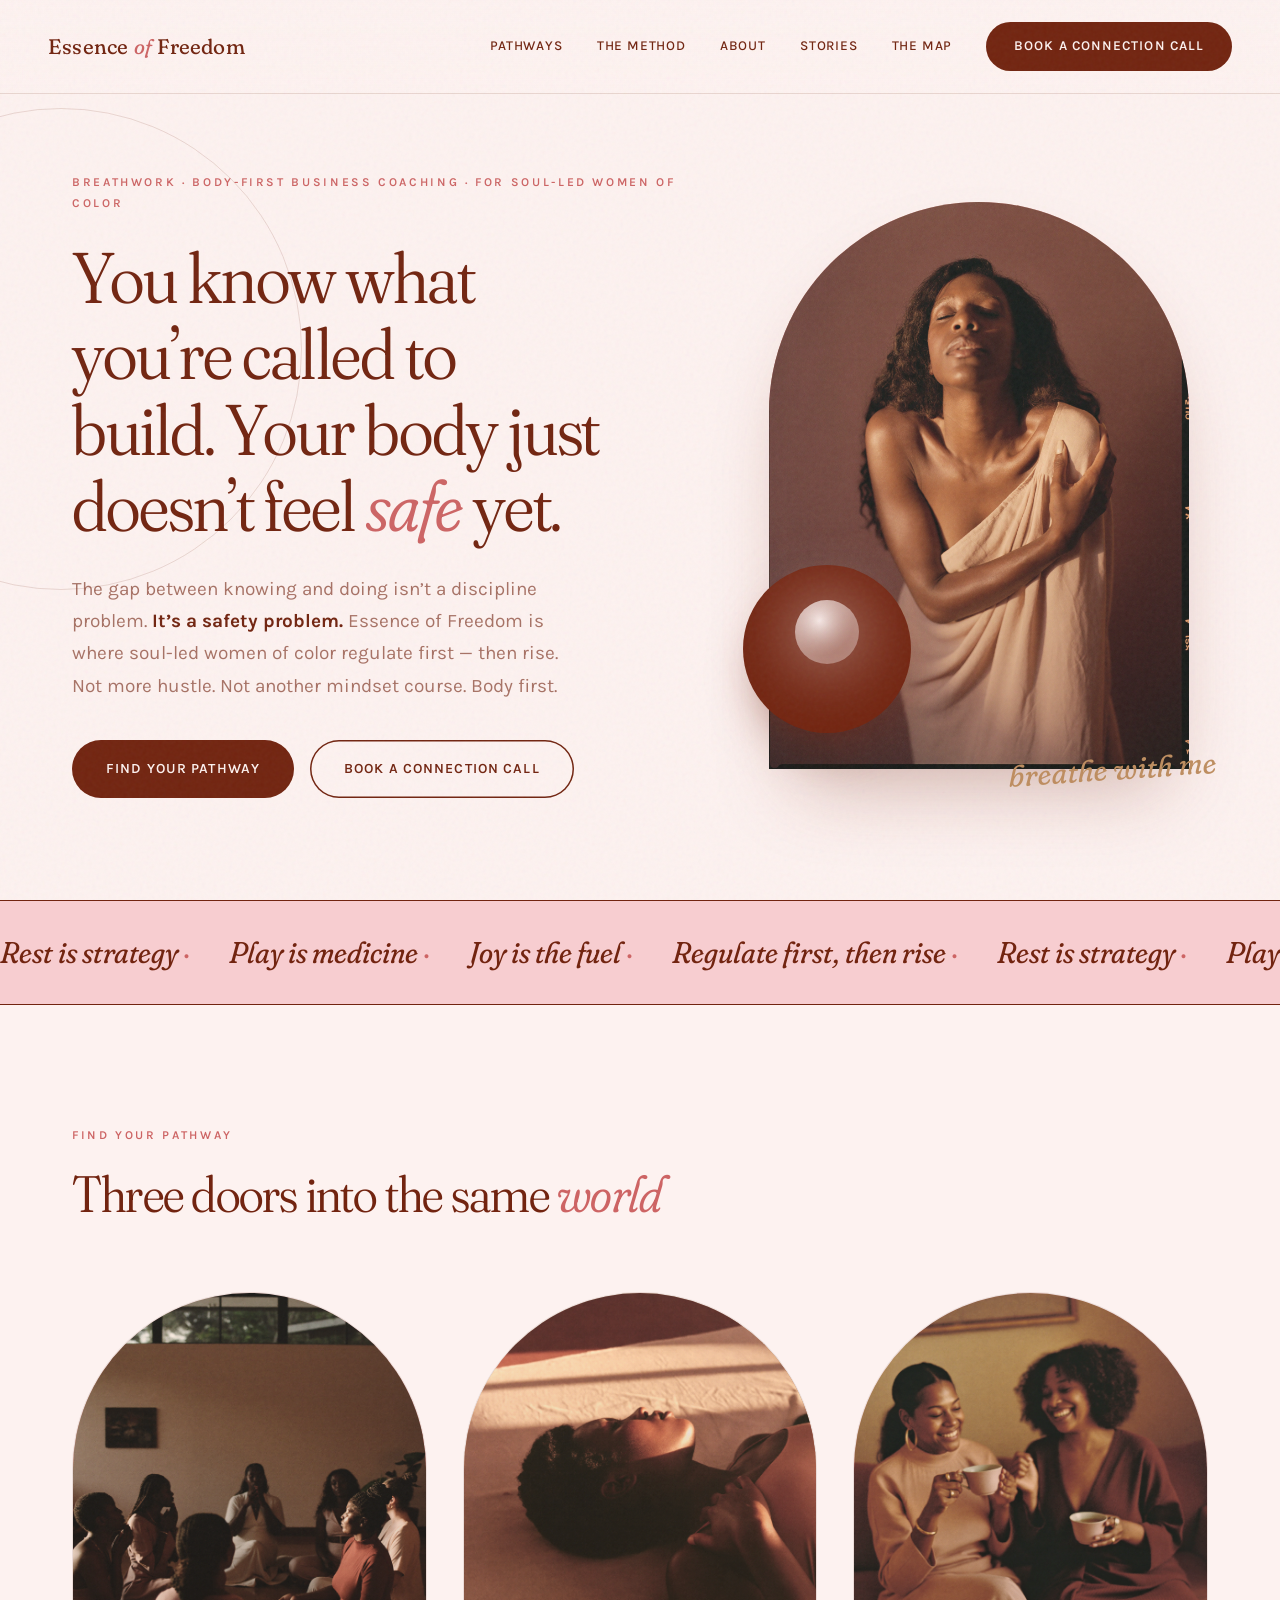
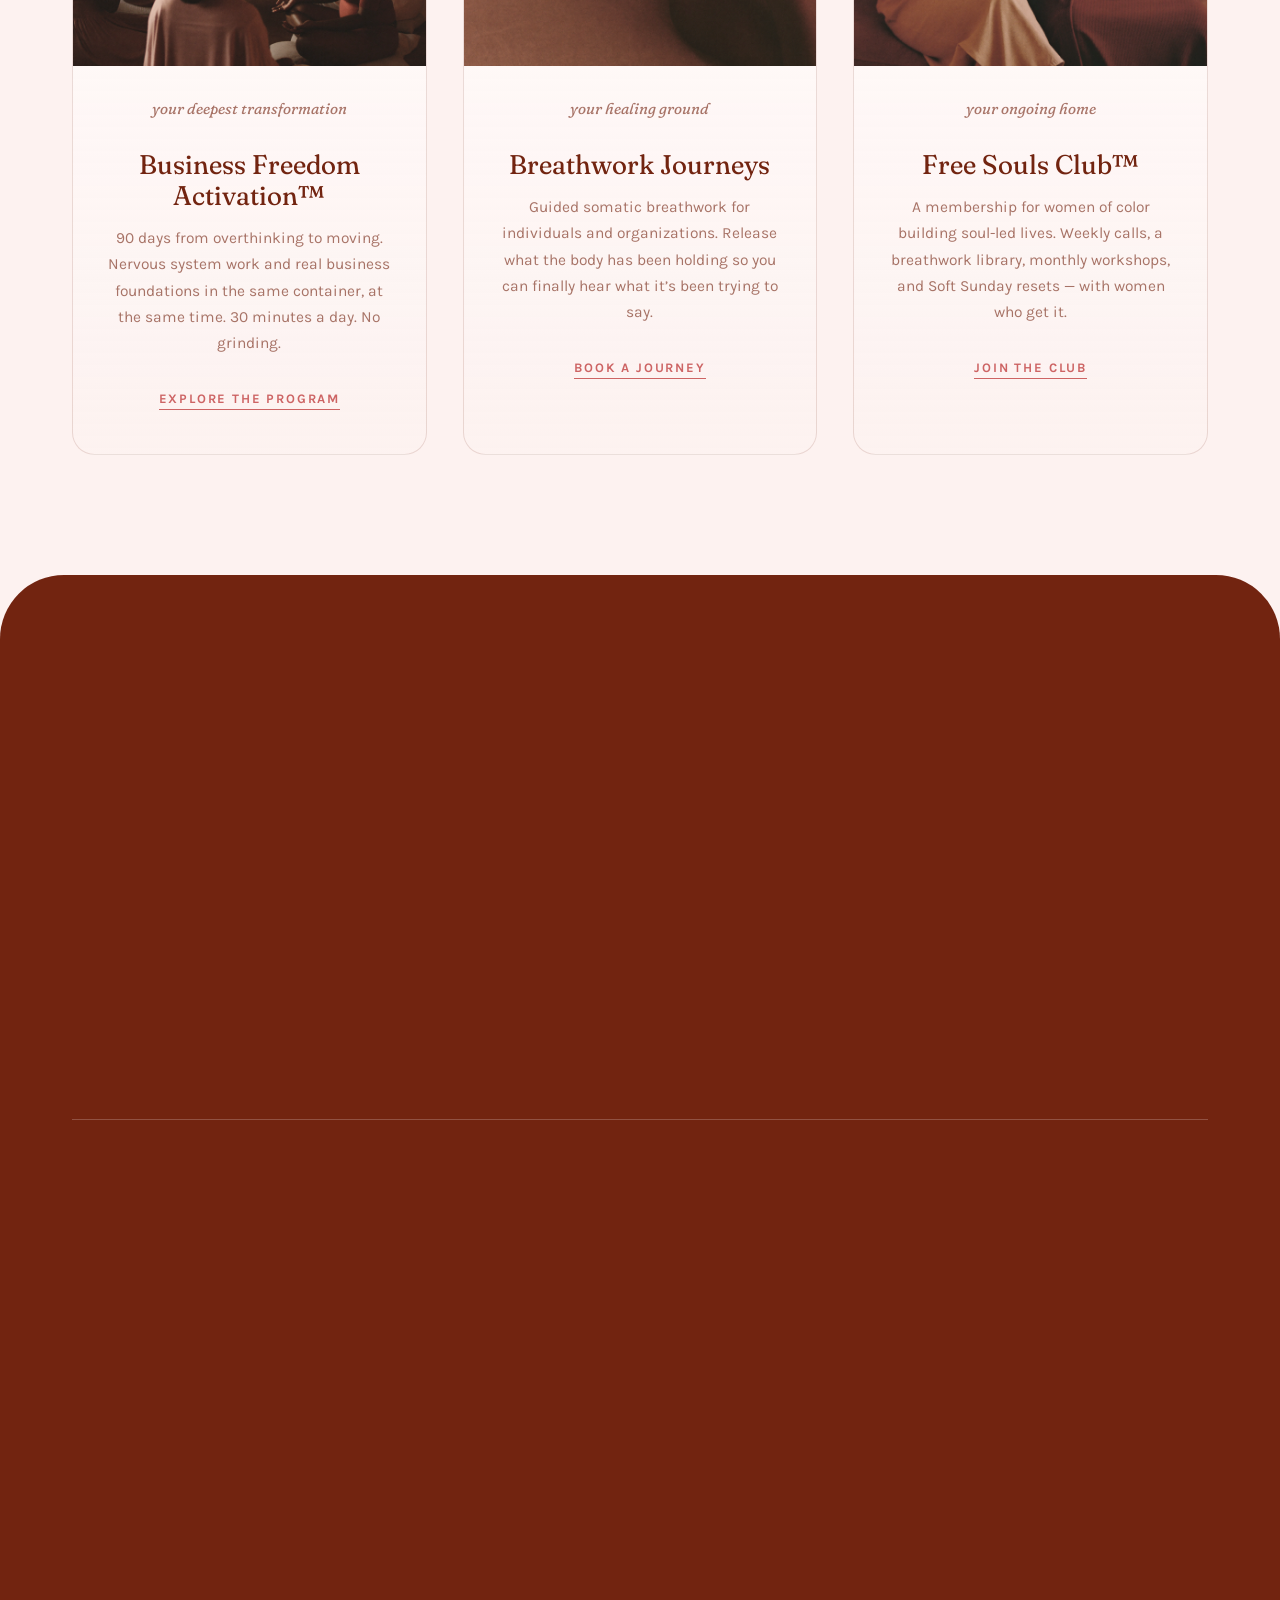
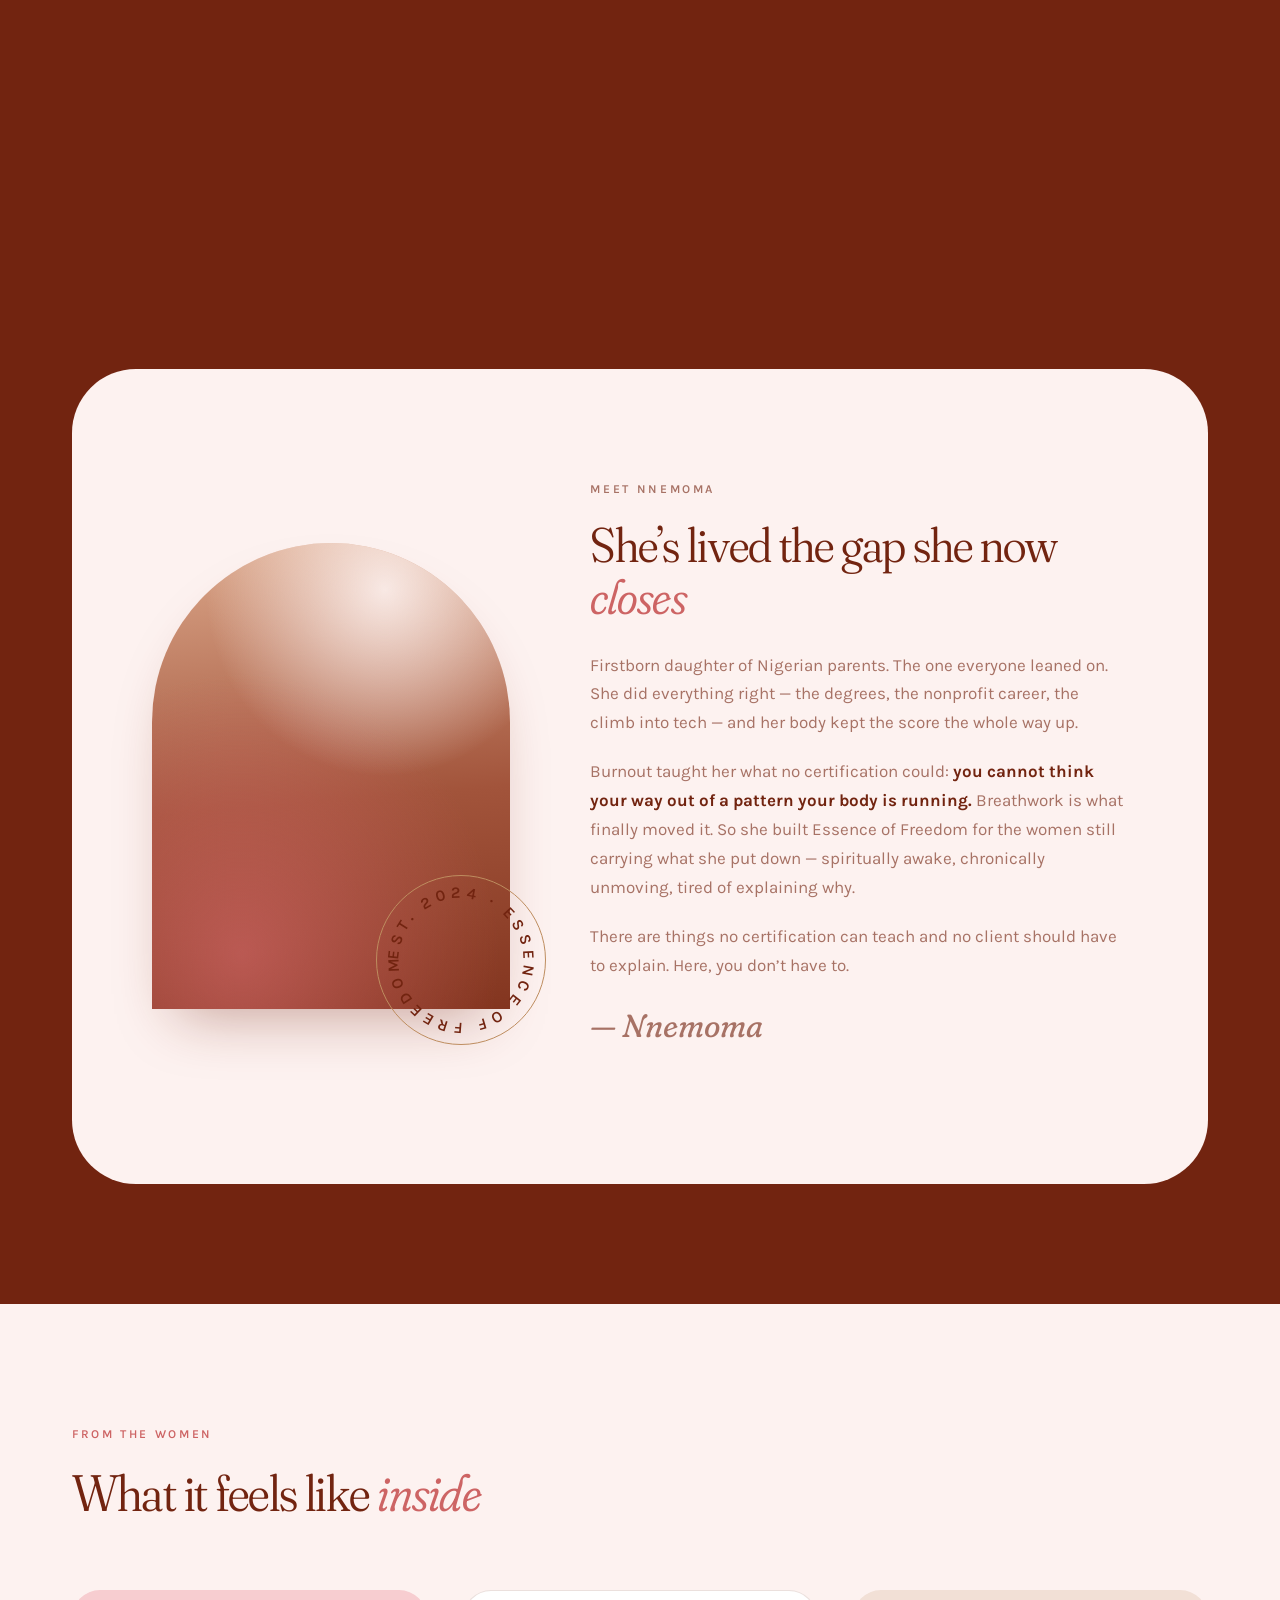
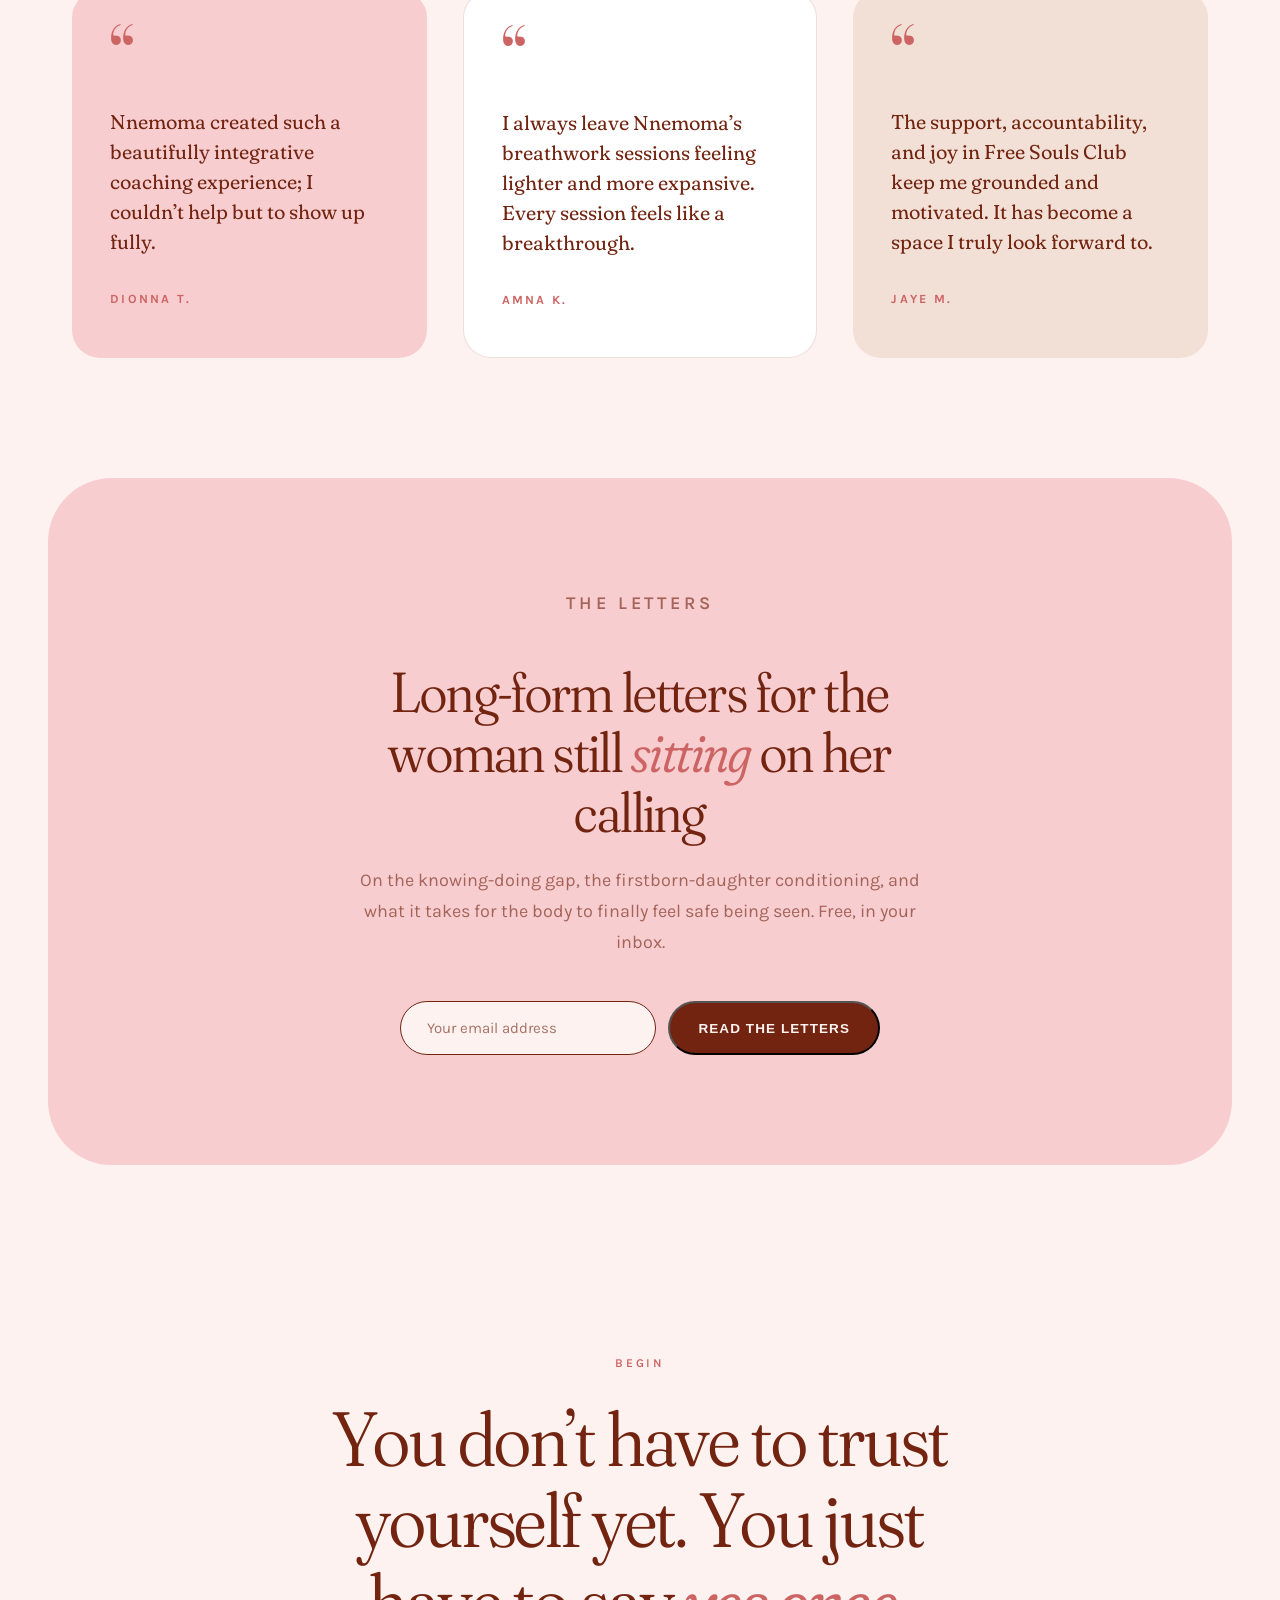
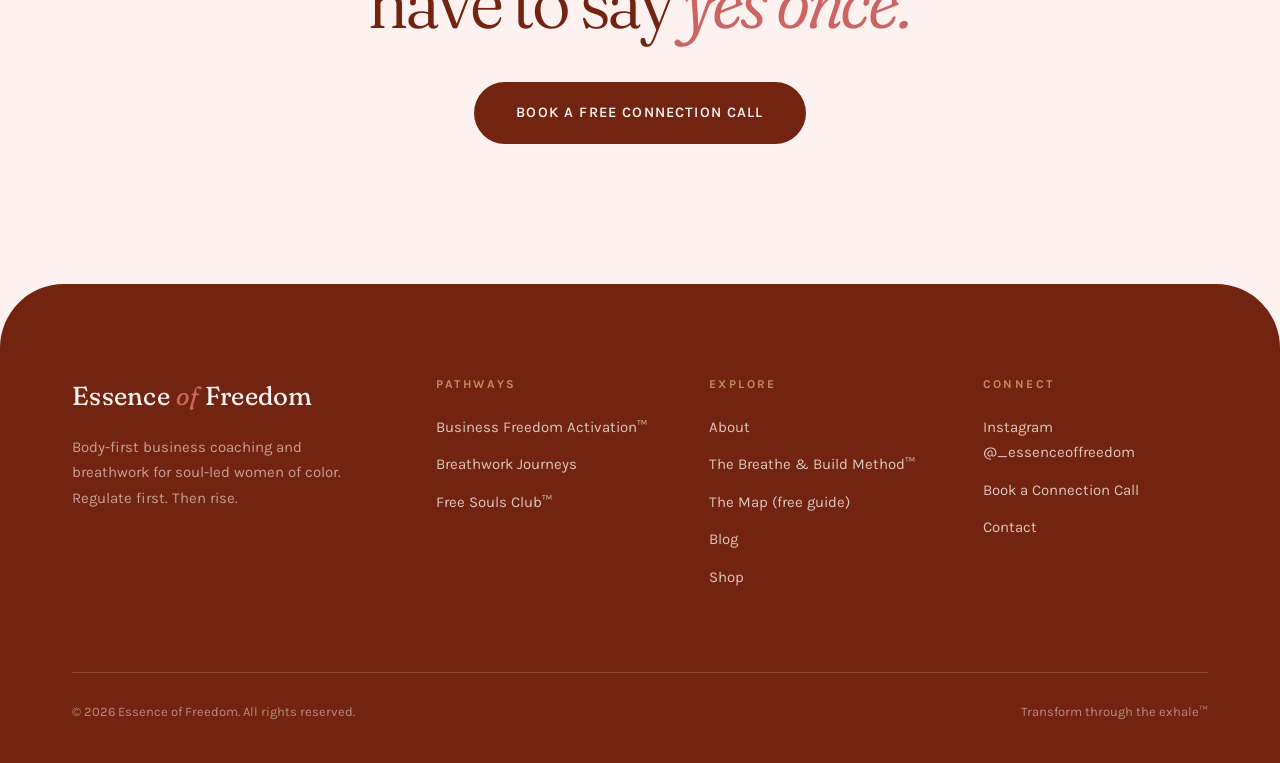
<file: index.html>
<!DOCTYPE html>
<html lang="en">
<head>
<meta charset="UTF-8">
<meta name="viewport" content="width=device-width, initial-scale=1.0">
<title>Essence of Freedom — Body-first business coaching for soul-led women of color</title>
<meta name="description" content="The gap between knowing and doing isn&rsquo;t a discipline problem. It&rsquo;s a safety problem. Breathwork and body-first business coaching for soul-led women of color.">
<link rel="preconnect" href="https://fonts.googleapis.com">
<link rel="preconnect" href="https://fonts.gstatic.com" crossorigin>
<link href="https://fonts.googleapis.com/css2?family=Fraunces:ital,opsz,wght,SOFT,WONK@0,9..144,300..600,0..100,0..1;1,9..144,300..600,0..100,0..1&family=Karla:ital,wght@0,300..700;1,300..700&display=swap" rel="stylesheet">
<style>
:root {
  --blush: #FDF2F0;       /* canvas */
  --blush-deep: #F7CDD0;  /* tint blocks */
  --rose: #CD6464;        /* accent */
  --clay: #BE8D5F;        /* accent warm */
  --maroon: #722410;      /* ink — no black anywhere */
  --maroon-soft: rgba(114, 36, 16, 0.62);
  --maroon-faint: rgba(114, 36, 16, 0.14);
  --display: 'Fraunces', serif;
  --body: 'Karla', sans-serif;
}

* { margin: 0; padding: 0; box-sizing: border-box; }

html { scroll-behavior: smooth; }

body {
  font-family: var(--body);
  font-size: 17px;
  line-height: 1.7;
  color: var(--maroon);
  background: var(--blush);
  -webkit-font-smoothing: antialiased;
  overflow-x: hidden;
}

::selection { background: var(--rose); color: var(--blush); }

/* ---------- grain ---------- */
body::after {
  content: '';
  position: fixed;
  inset: 0;
  z-index: 999;
  pointer-events: none;
  opacity: 0.05;
  background-image: url("data:image/svg+xml,%3Csvg viewBox='0 0 256 256' xmlns='http://www.w3.org/2000/svg'%3E%3Cfilter id='n'%3E%3CfeTurbulence type='fractalNoise' baseFrequency='0.9' numOctaves='2'/%3E%3C/filter%3E%3Crect width='100%25' height='100%25' filter='url(%23n)'/%3E%3C/svg%3E");
}

/* ---------- typography helpers ---------- */
.eyebrow {
  font-family: var(--body);
  font-size: 12px;
  font-weight: 600;
  letter-spacing: 0.22em;
  text-transform: uppercase;
  color: var(--rose);
}

.display {
  font-family: var(--display);
  font-weight: 340;
  font-variation-settings: 'opsz' 120, 'SOFT' 60, 'WONK' 0;
  line-height: 1.06;
  letter-spacing: -0.015em;
}

.display em {
  font-style: italic;
  font-variation-settings: 'opsz' 120, 'SOFT' 100, 'WONK' 1;
  color: var(--rose);
}

/* ---------- reveal on scroll ---------- */
.reveal {
  opacity: 0;
  transform: translateY(28px);
  transition: opacity 0.9s cubic-bezier(0.22, 1, 0.36, 1), transform 0.9s cubic-bezier(0.22, 1, 0.36, 1);
}
.reveal.in { opacity: 1; transform: none; }
.reveal.d1 { transition-delay: 0.12s; }
.reveal.d2 { transition-delay: 0.24s; }
.reveal.d3 { transition-delay: 0.36s; }

/* ---------- nav ---------- */
header {
  position: fixed;
  top: 0; left: 0; right: 0;
  z-index: 100;
  display: flex;
  align-items: center;
  justify-content: space-between;
  padding: 22px 48px;
  background: linear-gradient(to bottom, rgba(253,242,240,0.92), rgba(253,242,240,0.75));
  backdrop-filter: blur(12px);
  border-bottom: 1px solid var(--maroon-faint);
}

.wordmark {
  font-family: var(--display);
  font-size: 21px;
  font-weight: 420;
  font-variation-settings: 'opsz' 40, 'SOFT' 80;
  color: var(--maroon);
  text-decoration: none;
  letter-spacing: 0.01em;
}
.wordmark em { font-style: italic; color: var(--rose); }

nav { display: flex; align-items: center; gap: 34px; }

nav a {
  font-size: 13.5px;
  font-weight: 500;
  letter-spacing: 0.06em;
  text-transform: uppercase;
  color: var(--maroon);
  text-decoration: none;
  position: relative;
}
nav a:not(.btn)::after {
  content: '';
  position: absolute;
  left: 0; bottom: -5px;
  width: 100%; height: 1.5px;
  background: var(--rose);
  transform: scaleX(0);
  transform-origin: right;
  transition: transform 0.35s cubic-bezier(0.22, 1, 0.36, 1);
}
nav a:not(.btn):hover::after { transform: scaleX(1); transform-origin: left; }

.btn {
  display: inline-block;
  padding: 13px 28px;
  background: var(--maroon);
  color: var(--blush) !important;
  border-radius: 100px;
  font-size: 13.5px;
  font-weight: 600;
  letter-spacing: 0.08em;
  text-transform: uppercase;
  text-decoration: none;
  transition: background 0.3s, transform 0.3s;
}
.btn:hover { background: var(--rose); transform: translateY(-2px); }

.btn-ghost {
  background: transparent;
  color: var(--maroon) !important;
  box-shadow: inset 0 0 0 1.5px var(--maroon);
}
.btn-ghost:hover { background: var(--maroon); color: var(--blush) !important; }

/* ---------- hero ---------- */
.hero {
  min-height: 100vh;
  display: grid;
  grid-template-columns: 1.15fr 0.85fr;
  align-items: center;
  gap: 60px;
  padding: 150px 72px 80px;
  position: relative;
}

.hero-copy h1 {
  font-size: clamp(44px, 5.6vw, 78px);
  margin: 26px 0 30px;
  max-width: 13ch;
}

.hero-copy .lede {
  font-size: 19px;
  max-width: 46ch;
  color: var(--maroon-soft);
  margin-bottom: 38px;
}
.hero-copy .lede strong { color: var(--maroon); font-weight: 700; }

.hero-ctas { display: flex; gap: 16px; flex-wrap: wrap; }
.hero-ctas .btn { padding: 17px 34px; font-size: 14px; }

/* the breathing arch */
.hero-visual { position: relative; display: flex; justify-content: center; }

.arch {
  width: min(420px, 100%);
  aspect-ratio: 4 / 5.4;
  border-radius: 999px 999px 0 0;
  overflow: hidden;
  position: relative;
  box-shadow: 0 40px 80px -30px rgba(114, 36, 16, 0.35);
}

.breath-field {
  position: absolute;
  inset: 0;
  background:
    radial-gradient(120% 90% at 70% 12%, rgba(247,205,208,0.9) 0%, transparent 55%),
    radial-gradient(110% 100% at 18% 85%, rgba(190,141,95,0.75) 0%, transparent 60%),
    radial-gradient(140% 120% at 85% 80%, rgba(205,100,100,0.55) 0%, transparent 55%),
    linear-gradient(178deg, #E9B6A8 0%, #CD6464 52%, #722410 130%);
}

/* ---------- photo treatment: any img inside a frame goes on-brand ---------- */
.arch img, .path-img img {
  position: absolute;
  inset: 0;
  width: 100%;
  height: 100%;
  object-fit: cover;
  filter: sepia(0.32) saturate(1.12) brightness(1.04) contrast(0.95) hue-rotate(-8deg);
}
.arch .tint, .path-img .tint {
  position: absolute;
  inset: 0;
  background: linear-gradient(180deg, rgba(247,205,208,0.18), rgba(114,36,16,0.26));
  mix-blend-mode: multiply;
  pointer-events: none;
}

.breath-coin {
  position: absolute;
  bottom: 36px;
  left: -8px;
  width: 168px;
  height: 168px;
  border-radius: 50%;
  background: var(--maroon);
  box-shadow: 0 24px 50px -18px rgba(114, 36, 16, 0.55);
  display: flex;
  flex-direction: column;
  align-items: center;
  justify-content: center;
  gap: 12px;
  z-index: 2;
}

.orb {
  width: 64px;
  height: 64px;
  border-radius: 50%;
  background: radial-gradient(circle at 38% 32%, rgba(253,242,240,0.95), rgba(253,242,240,0.35) 60%, rgba(253,242,240,0.12) 100%);
  box-shadow:
    0 0 60px 12px rgba(253,242,240,0.35),
    inset 0 0 30px rgba(253,242,240,0.5);
  animation: breathe 14s ease-in-out infinite;
}

/* 4s inhale · 2s hold · 6s exhale · 2s rest = 14s */
@keyframes breathe {
  0%        { transform: scale(0.72); }
  28.5%     { transform: scale(1.0); }   /* inhale done at 4s */
  43%       { transform: scale(1.0); }   /* hold to 6s */
  86%       { transform: scale(0.72); }  /* exhale to 12s */
  100%      { transform: scale(0.72); }  /* rest */
}

.breath-label {
  position: relative;
  height: 22px;
  width: 120px;
  text-align: center;
}
.breath-label span {
  position: absolute;
  inset: 0;
  font-size: 12px;
  font-weight: 600;
  letter-spacing: 0.32em;
  text-transform: uppercase;
  color: var(--blush);
  opacity: 0;
}
.breath-label .l-in   { animation: lbl-in 14s linear infinite; }
.breath-label .l-hold { animation: lbl-hold 14s linear infinite; }
.breath-label .l-out  { animation: lbl-out 14s linear infinite; }
@keyframes lbl-in   { 0%,2% {opacity:0;} 6%,24% {opacity:1;} 28.5%,100% {opacity:0;} }
@keyframes lbl-hold { 0%,28.5% {opacity:0;} 31%,40% {opacity:1;} 43%,100% {opacity:0;} }
@keyframes lbl-out  { 0%,43% {opacity:0;} 47%,82% {opacity:1;} 86%,100% {opacity:0;} }

.hero-script {
  position: absolute;
  bottom: -26px;
  right: -8px;
  font-family: var(--display);
  font-style: italic;
  font-variation-settings: 'opsz' 60, 'SOFT' 100, 'WONK' 1;
  font-size: 30px;
  color: var(--clay);
  transform: rotate(-4deg);
}

/* floating ring decoration */
.hero::before {
  content: '';
  position: absolute;
  top: 12%; left: -180px;
  width: 480px; height: 480px;
  border-radius: 50%;
  border: 1.5px solid var(--maroon-faint);
  pointer-events: none;
}

/* ---------- belief marquee ---------- */
.marquee {
  border-top: 1.5px solid var(--maroon);
  border-bottom: 1.5px solid var(--maroon);
  padding: 26px 0;
  overflow: hidden;
  white-space: nowrap;
  background: var(--blush-deep);
}
.marquee-track {
  display: inline-block;
  animation: scroll 38s linear infinite;
}
.marquee-track span {
  font-family: var(--display);
  font-style: italic;
  font-variation-settings: 'opsz' 80, 'SOFT' 90, 'WONK' 1;
  font-size: 30px;
  color: var(--maroon);
  margin-right: 18px;
}
.marquee-track .dot { color: var(--rose); font-style: normal; }
@keyframes scroll { from { transform: translateX(0); } to { transform: translateX(-50%); } }

/* ---------- sections ---------- */
section { padding: 120px 72px; position: relative; }

.section-head { max-width: 720px; margin-bottom: 70px; }
.section-head h2 {
  font-size: clamp(36px, 4vw, 56px);
  margin-top: 22px;
}

/* ---------- pathways ---------- */
.pathways { background: var(--blush); }

.path-grid {
  display: grid;
  grid-template-columns: repeat(3, 1fr);
  gap: 36px;
}

.path-card {
  background: #fff;
  background: linear-gradient(180deg, rgba(255,255,255,0.85), rgba(253,242,240,0.6));
  border: 1.5px solid var(--maroon-faint);
  border-radius: 220px 220px 28px 28px;
  padding: 0 34px 42px;
  text-align: center;
  transition: transform 0.45s cubic-bezier(0.22, 1, 0.36, 1), box-shadow 0.45s, border-color 0.45s;
}
.path-card:hover {
  transform: translateY(-10px);
  box-shadow: 0 36px 60px -28px rgba(114, 36, 16, 0.3);
  border-color: var(--rose);
}
.path-img {
  width: calc(100% + 68px);
  margin: 0 -34px 30px;
  aspect-ratio: 1 / 1.06;
  border-radius: 220px 220px 0 0;
  overflow: hidden;
  position: relative;
}
.path-img .breath-field { position: absolute; inset: 0; }
.path-img.f2 .breath-field {
  background:
    radial-gradient(110% 90% at 30% 15%, rgba(253,242,240,0.85) 0%, transparent 55%),
    radial-gradient(130% 110% at 80% 88%, rgba(114,36,16,0.7) 0%, transparent 65%),
    linear-gradient(165deg, #BE8D5F 0%, #A2543B 60%, #722410 120%);
}
.path-img.f3 .breath-field {
  background:
    radial-gradient(120% 100% at 75% 20%, rgba(247,205,208,0.95) 0%, transparent 60%),
    radial-gradient(120% 110% at 20% 90%, rgba(205,100,100,0.8) 0%, transparent 60%),
    linear-gradient(190deg, #F7CDD0 0%, #D88A7E 55%, #A2543B 120%);
}

.path-kicker {
  font-family: var(--display);
  font-style: italic;
  font-variation-settings: 'opsz' 40, 'SOFT' 100, 'WONK' 1;
  font-size: 19px;
  color: var(--clay);
}

.path-card h3 {
  font-family: var(--display);
  font-weight: 420;
  font-variation-settings: 'opsz' 60, 'SOFT' 60;
  font-size: 27px;
  margin: 8px 0 14px;
  line-height: 1.15;
}

.path-card p {
  font-size: 15.5px;
  color: var(--maroon-soft);
  margin-bottom: 26px;
}

.path-link {
  font-size: 13px;
  font-weight: 700;
  letter-spacing: 0.14em;
  text-transform: uppercase;
  color: var(--rose);
  text-decoration: none;
  border-bottom: 1.5px solid var(--rose);
  padding-bottom: 3px;
  transition: color 0.3s, border-color 0.3s;
}
.path-link:hover { color: var(--maroon); border-color: var(--maroon); }

/* ---------- method ---------- */
.method {
  background: var(--maroon);
  color: var(--blush);
  border-radius: 64px 64px 0 0;
}
.method .eyebrow { color: var(--blush-deep); }
.method .section-head h2 { color: var(--blush); }
.method .section-head h2 em { color: var(--clay); }
.method .section-head p { color: rgba(253,242,240,0.72); font-size: 18px; margin-top: 20px; max-width: 56ch; }

.bb-grid {
  display: grid;
  grid-template-columns: 1fr 1fr;
  gap: 0;
  border-top: 1px solid rgba(253,242,240,0.22);
}

.bb-card {
  padding: 48px 44px 52px;
  border-left: 1px solid rgba(253,242,240,0.22);
  transition: background 0.4s;
}
.bb-card:first-child { border-left: none; }
.bb-card:hover { background: rgba(253,242,240,0.06); }

.bb-word {
  font-family: var(--display);
  font-weight: 300;
  font-variation-settings: 'opsz' 144, 'SOFT' 70;
  font-size: 56px;
  line-height: 1;
  color: var(--clay);
  display: block;
  margin-bottom: 18px;
}

.bb-card > p {
  font-size: 15.5px;
  color: rgba(253,242,240,0.78);
  margin-bottom: 20px;
}
.bb-card ul { list-style: none; }
.bb-card li {
  position: relative;
  padding: 11px 0 11px 24px;
  font-size: 15px;
  color: rgba(253,242,240,0.78);
  border-top: 1px solid rgba(253,242,240,0.14);
}
.bb-card li::before {
  content: '';
  position: absolute;
  left: 2px; top: 19px;
  width: 7px; height: 7px;
  border-radius: 50%;
  background: var(--clay);
}

.method-tagline {
  margin-top: 80px;
  text-align: center;
  font-family: var(--display);
  font-size: clamp(26px, 3vw, 40px);
  font-weight: 340;
  font-variation-settings: 'opsz' 100, 'SOFT' 80;
}
.method-tagline em {
  font-style: italic;
  font-variation-settings: 'opsz' 100, 'SOFT' 100, 'WONK' 1;
  color: var(--blush-deep);
}

/* ---------- about ---------- */
.about {
  background: var(--maroon);
  padding-top: 0;
}
.about-inner {
  background: var(--blush);
  border-radius: 64px;
  padding: 110px 80px;
  display: grid;
  grid-template-columns: 0.8fr 1.2fr;
  gap: 80px;
  align-items: center;
}

.about-visual { position: relative; }
.about-visual .arch { width: 100%; aspect-ratio: 4/5.2; box-shadow: 0 30px 60px -25px rgba(114,36,16,0.4); }
.about-visual .breath-field {
  background:
    radial-gradient(100% 80% at 65% 10%, rgba(253,242,240,0.9) 0%, transparent 50%),
    radial-gradient(120% 100% at 25% 88%, rgba(205,100,100,0.7) 0%, transparent 60%),
    linear-gradient(175deg, #DCA88B 0%, #A2543B 55%, #722410 125%);
}
.about-ring {
  position: absolute;
  bottom: -36px; right: -36px;
  width: 170px; height: 170px;
  border-radius: 50%;
  border: 1.5px solid var(--clay);
  display: flex;
  align-items: center;
  justify-content: center;
  animation: spin 26s linear infinite;
}
@keyframes spin { to { transform: rotate(360deg); } }
.about-ring svg { width: 100%; height: 100%; }
.about-ring text {
  font-family: var(--body);
  font-size: 9.5px;
  font-weight: 600;
  letter-spacing: 0.3em;
  text-transform: uppercase;
  fill: var(--maroon);
}

.about-copy h2 { font-size: clamp(34px, 3.8vw, 52px); margin: 20px 0 28px; }
.about-copy p { color: var(--maroon-soft); margin-bottom: 20px; max-width: 56ch; }
.about-copy p strong { color: var(--maroon); }
.about-sig {
  font-family: var(--display);
  font-style: italic;
  font-variation-settings: 'opsz' 50, 'SOFT' 100, 'WONK' 1;
  font-size: 32px;
  color: var(--rose);
  margin-top: 12px;
}

/* ---------- testimonials ---------- */
.voices { background: var(--blush); }

.voices-grid {
  display: grid;
  grid-template-columns: repeat(3, 1fr);
  gap: 36px;
}

.voice-card {
  background: var(--blush-deep);
  border-radius: 28px;
  padding: 44px 38px;
  position: relative;
  transition: transform 0.45s cubic-bezier(0.22,1,0.36,1);
}
.voice-card:hover { transform: translateY(-8px) rotate(-0.5deg); }
.voice-card:nth-child(2) { background: #fff; border: 1.5px solid var(--maroon-faint); }
.voice-card:nth-child(3) { background: rgba(190,141,95,0.18); }

.voice-mark {
  font-family: var(--display);
  font-size: 84px;
  line-height: 0.6;
  color: var(--rose);
  display: block;
  margin-bottom: 22px;
}

.voice-card blockquote {
  font-family: var(--display);
  font-weight: 380;
  font-variation-settings: 'opsz' 30, 'SOFT' 80;
  font-size: 20px;
  line-height: 1.5;
  margin-bottom: 26px;
}

.voice-card cite {
  font-style: normal;
  font-size: 12.5px;
  font-weight: 700;
  letter-spacing: 0.18em;
  text-transform: uppercase;
  color: var(--rose);
}

/* ---------- letters / substack ---------- */
.letters {
  background: var(--blush-deep);
  border-radius: 64px;
  margin: 0 48px 48px;
  text-align: center;
  padding: 110px 72px;
}

.letters h2 {
  font-size: clamp(36px, 4.4vw, 60px);
  max-width: 18ch;
  margin: 22px auto 24px;
}

.letters p {
  max-width: 52ch;
  margin: 0 auto 44px;
  color: var(--maroon-soft);
  font-size: 18px;
}

.letters form {
  display: flex;
  gap: 12px;
  max-width: 480px;
  margin: 0 auto;
}

.letters input {
  flex: 1;
  padding: 17px 26px;
  border-radius: 100px;
  border: 1.5px solid var(--maroon);
  background: var(--blush);
  font-family: var(--body);
  font-size: 15px;
  color: var(--maroon);
  outline: none;
}
.letters input::placeholder { color: var(--maroon-soft); }
.letters input:focus { border-color: var(--rose); box-shadow: 0 0 0 4px rgba(205,100,100,0.15); }

/* ---------- footer ---------- */
footer {
  background: var(--maroon);
  color: var(--blush);
  padding: 90px 72px 40px;
  border-radius: 64px 64px 0 0;
}

.foot-grid {
  display: grid;
  grid-template-columns: 1.4fr 1fr 1fr 1fr;
  gap: 48px;
  margin-bottom: 70px;
}

.foot-brand .wordmark { color: var(--blush); font-size: 26px; }
.foot-brand p { color: rgba(253,242,240,0.6); font-size: 15px; max-width: 30ch; margin-top: 16px; }

.foot-col h4 {
  font-size: 12px;
  font-weight: 700;
  letter-spacing: 0.2em;
  text-transform: uppercase;
  color: var(--clay);
  margin-bottom: 20px;
}
.foot-col a {
  display: block;
  color: rgba(253,242,240,0.78);
  text-decoration: none;
  font-size: 15px;
  margin-bottom: 12px;
  transition: color 0.3s;
}
.foot-col a:hover { color: var(--blush-deep); }

.foot-base {
  border-top: 1px solid rgba(253,242,240,0.18);
  padding-top: 28px;
  display: flex;
  justify-content: space-between;
  font-size: 13px;
  color: rgba(253,242,240,0.5);
}

/* ---------- big closing line ---------- */
.closing {
  text-align: center;
  padding: 140px 72px;
}
.closing h2 {
  font-size: clamp(42px, 6vw, 86px);
  max-width: 16ch;
  margin: 24px auto 40px;
}

/* ---------- responsive ---------- */
@media (max-width: 1080px) {
  section { padding: 90px 36px; }
  .hero { grid-template-columns: 1fr; padding: 140px 36px 60px; gap: 70px; }
  .hero-copy h1 { max-width: none; }
  .path-grid, .voices-grid { grid-template-columns: 1fr; max-width: 460px; margin: 0 auto; }
  .bb-grid { grid-template-columns: 1fr; }
  .bb-card { border-left: none; border-top: 1px solid rgba(253,242,240,0.22); }
  .bb-card:first-child { border-top: none; }
  .about-inner { grid-template-columns: 1fr; padding: 70px 40px; gap: 60px; }
  .foot-grid { grid-template-columns: 1fr 1fr; }
  .letters { margin: 0 20px 20px; padding: 80px 32px; }
  .letters form { flex-direction: column; }
  header { padding: 18px 24px; }
  nav a:not(.btn) { display: none; }
}
</style>
</head>
<body>

<header>
  <a href="#" class="wordmark">Essence <em>of</em> Freedom</a>
  <nav>
    <a href="#pathways">Pathways</a>
    <a href="#method">The Method</a>
    <a href="#about">About</a>
    <a href="#voices">Stories</a>
    <a href="guide/index.html">The Map</a>
    <a href="https://calendly.com/nnemoma-essenceoffree/connection" class="btn">Book a Connection Call</a>
  </nav>
</header>

<!-- ============ HERO ============ -->
<section class="hero">
  <div class="hero-copy">
    <p class="eyebrow reveal">Breathwork &middot; Body-first business coaching &middot; For soul-led women of color</p>
    <h1 class="display reveal d1">You know what you&rsquo;re called to build. Your body just doesn&rsquo;t feel <em>safe</em> yet.</h1>
    <p class="lede reveal d2">The gap between knowing and doing isn&rsquo;t a discipline problem. <strong>It&rsquo;s a safety problem.</strong> Essence of Freedom is where soul-led women of color regulate first &mdash; then rise. Not more hustle. Not another mindset course. Body first.</p>
    <div class="hero-ctas reveal d3">
      <a href="#pathways" class="btn">Find your pathway</a>
      <a href="https://calendly.com/nnemoma-essenceoffree/connection" class="btn btn-ghost">Book a Connection Call</a>
    </div>
  </div>
  <div class="hero-visual reveal d2">
    <div class="arch">
      <div class="breath-field"></div>
      <img src="images/hero-breath.png" alt="A woman mid-breath, eyes closed, in warm golden light">
      <div class="tint"></div>
    </div>
    <div class="breath-coin">
      <div class="orb"></div>
      <div class="breath-label">
        <span class="l-in">Inhale</span>
        <span class="l-hold">Hold</span>
        <span class="l-out">Exhale</span>
      </div>
    </div>
    <p class="hero-script">breathe with me</p>
  </div>
</section>

<!-- ============ BELIEF MARQUEE ============ -->
<div class="marquee" aria-hidden="true">
  <div class="marquee-track">
    <span>Rest is strategy <span class="dot">&middot;</span></span>
    <span>Play is medicine <span class="dot">&middot;</span></span>
    <span>Joy is the fuel <span class="dot">&middot;</span></span>
    <span>Regulate first, then rise <span class="dot">&middot;</span></span>
    <span>Rest is strategy <span class="dot">&middot;</span></span>
    <span>Play is medicine <span class="dot">&middot;</span></span>
    <span>Joy is the fuel <span class="dot">&middot;</span></span>
    <span>Regulate first, then rise <span class="dot">&middot;</span></span>
  </div>
</div>

<!-- ============ PATHWAYS ============ -->
<section class="pathways" id="pathways">
  <div class="section-head reveal">
    <p class="eyebrow">Find your pathway</p>
    <h2 class="display">Three doors into the same <em>world</em></h2>
  </div>
  <div class="path-grid">
    <article class="path-card reveal">
      <div class="path-img"><div class="breath-field"></div><img src="images/pathway-activation.png" alt="A circle of women in a sunlit room practicing breathwork together"><div class="tint"></div></div>
      <p class="path-kicker">your deepest transformation</p>
      <h3>Business Freedom Activation&trade;</h3>
      <p>90 days from overthinking to moving. Nervous system work and real business foundations in the same container, at the same time. 30 minutes a day. No grinding.</p>
      <a href="freedom-activation/index.html" class="path-link">Explore the program</a>
    </article>
    <article class="path-card reveal d1">
      <div class="path-img f2"><div class="breath-field"></div><img src="images/pathway-journeys.png" alt="A woman lying on a mat in a breathwork session, deeply exhaling"><div class="tint"></div></div>
      <p class="path-kicker">your healing ground</p>
      <h3>Breathwork Journeys</h3>
      <p>Guided somatic breathwork for individuals and organizations. Release what the body has been holding so you can finally hear what it&rsquo;s been trying to say.</p>
      <a href="#" class="path-link">Book a journey</a>
    </article>
    <article class="path-card reveal d2">
      <div class="path-img f3"><div class="breath-field"></div><img src="images/pathway-club.png" alt="Two women laughing together over tea"><div class="tint"></div></div>
      <p class="path-kicker">your ongoing home</p>
      <h3>Free Souls Club&trade;</h3>
      <p>A membership for women of color building soul-led lives. Weekly calls, a breathwork library, monthly workshops, and Soft Sunday resets &mdash; with women who get it.</p>
      <a href="#" class="path-link">Join the club</a>
    </article>
  </div>
</section>

<!-- ============ METHOD ============ -->
<section class="method" id="method">
  <div class="section-head reveal">
    <p class="eyebrow">How it works</p>
    <h2 class="display">The Breathe &amp; Build Method&trade; &mdash; body first, <em>business second</em></h2>
    <p>Hustle programs add pressure to a body that&rsquo;s already overwhelmed. Strategy programs hand you a playbook you can&rsquo;t run. Mindset programs work on the mind while the body keeps running the show. This works differently &mdash; because the block isn&rsquo;t in your calendar. It&rsquo;s in your cells. So we work both sides, woven together, every single week.</p>
  </div>
  <div class="bb-grid">
    <div class="bb-card reveal">
      <span class="bb-word">Breathe</span>
      <p>Before anyone asks you to show up, we make it safe for your body to let you. Your nervous system isn&rsquo;t just where the freeze lives &mdash; it&rsquo;s the channel the Divine speaks through. Regulated, the clarity arrives and bold action becomes possible.</p>
      <ul>
        <li>Breathwork and movement to regulate and arrive</li>
        <li>Visioning until the woman you&rsquo;re becoming feels more real than the fear</li>
        <li>Identity work to become the woman who follows through</li>
        <li>Releasing the conditioning never designed for your joy</li>
      </ul>
    </div>
    <div class="bb-card reveal d1">
      <span class="bb-word">Build</span>
      <p>This is where the vision becomes a real business structure that can hold it. Not hustle, not pressure. Ten minutes to breathe and arrive, twenty to take one real step &mdash; each one laid down on a nervous system that finally feels safe enough to hold it.</p>
      <ul>
        <li>Ideal client clarity and a brand voice that sounds like you</li>
        <li>An offer that&rsquo;s real, deliverable, and priced for its value</li>
        <li>The LLC filed and the foundations set</li>
        <li>Content going out, outreach happening, money moving</li>
      </ul>
    </div>
  </div>
  <p class="method-tagline reveal">Regulated body + solid foundations + bold action = <em>a soul-led business that actually thrives</em></p>
</section>

<!-- ============ ABOUT ============ -->
<section class="about" id="about">
  <div class="about-inner">
    <div class="about-visual reveal">
      <div class="arch">
        <div class="breath-field"></div>
      </div>
      <div class="about-ring">
        <svg viewBox="0 0 100 100">
          <defs><path id="circ" d="M 50,50 m -37,0 a 37,37 0 1,1 74,0 a 37,37 0 1,1 -74,0"/></defs>
          <text><textPath href="#circ">est. 2024 &middot; essence of freedom &middot; </textPath></text>
        </svg>
      </div>
    </div>
    <div class="about-copy reveal d1">
      <p class="eyebrow">Meet Nnemoma</p>
      <h2 class="display">She&rsquo;s lived the gap she now <em>closes</em></h2>
      <p>Firstborn daughter of Nigerian parents. The one everyone leaned on. She did everything right &mdash; the degrees, the nonprofit career, the climb into tech &mdash; and her body kept the score the whole way up.</p>
      <p>Burnout taught her what no certification could: <strong>you cannot think your way out of a pattern your body is running.</strong> Breathwork is what finally moved it. So she built Essence of Freedom for the women still carrying what she put down &mdash; spiritually awake, chronically unmoving, tired of explaining why.</p>
      <p>There are things no certification can teach and no client should have to explain. Here, you don&rsquo;t have to.</p>
      <p class="about-sig">&mdash; Nnemoma</p>
    </div>
  </div>
</section>

<!-- ============ VOICES ============ -->
<section class="voices" id="voices">
  <div class="section-head reveal">
    <p class="eyebrow">From the women</p>
    <h2 class="display">What it feels like <em>inside</em></h2>
  </div>
  <div class="voices-grid">
    <article class="voice-card reveal">
      <span class="voice-mark">&ldquo;</span>
      <blockquote>Nnemoma created such a beautifully integrative coaching experience; I couldn&rsquo;t help but to show up fully.</blockquote>
      <cite>Dionna T.</cite>
    </article>
    <article class="voice-card reveal d1">
      <span class="voice-mark">&ldquo;</span>
      <blockquote>I always leave Nnemoma&rsquo;s breathwork sessions feeling lighter and more expansive. Every session feels like a breakthrough.</blockquote>
      <cite>Amna K.</cite>
    </article>
    <article class="voice-card reveal d2">
      <span class="voice-mark">&ldquo;</span>
      <blockquote>The support, accountability, and joy in Free Souls Club keep me grounded and motivated. It has become a space I truly look forward to.</blockquote>
      <cite>Jaye M.</cite>
    </article>
  </div>
</section>

<!-- ============ LETTERS ============ -->
<section class="letters reveal">
  <p class="eyebrow">The letters</p>
  <h2 class="display">Long-form letters for the woman still <em>sitting</em> on her calling</h2>
  <p>On the knowing-doing gap, the firstborn-daughter conditioning, and what it takes for the body to finally feel safe being seen. Free, in your inbox.</p>
  <form onsubmit="return false;">
    <input type="email" placeholder="Your email address" aria-label="Email address">
    <button class="btn" type="submit">Read the letters</button>
  </form>
</section>

<!-- ============ CLOSING ============ -->
<section class="closing">
  <p class="eyebrow reveal">Begin</p>
  <h2 class="display reveal d1">You don&rsquo;t have to trust yourself yet. You just have to say <em>yes once.</em></h2>
  <div class="reveal d2">
    <a href="https://calendly.com/nnemoma-essenceoffree/connection" class="btn" style="padding: 19px 42px; font-size: 14.5px;">Book a free Connection Call</a>
  </div>
</section>

<!-- ============ FOOTER ============ -->
<footer>
  <div class="foot-grid">
    <div class="foot-brand">
      <a href="#" class="wordmark">Essence <em>of</em> Freedom</a>
      <p>Body-first business coaching and breathwork for soul-led women of color. Regulate first. Then rise.</p>
    </div>
    <div class="foot-col">
      <h4>Pathways</h4>
      <a href="freedom-activation/index.html">Business Freedom Activation&trade;</a>
      <a href="#pathways">Breathwork Journeys</a>
      <a href="#pathways">Free Souls Club&trade;</a>
    </div>
    <div class="foot-col">
      <h4>Explore</h4>
      <a href="#about">About</a>
      <a href="#method">The Breathe &amp; Build Method&trade;</a>
      <a href="guide/index.html">The Map (free guide)</a>
      <a href="#">Blog</a>
      <a href="#">Shop</a>
    </div>
    <div class="foot-col">
      <h4>Connect</h4>
      <a href="https://www.instagram.com/_essenceoffreedom/">Instagram @_essenceoffreedom</a>
      <a href="https://calendly.com/nnemoma-essenceoffree/connection">Book a Connection Call</a>
      <a href="#">Contact</a>
    </div>
  </div>
  <div class="foot-base">
    <span>&copy; 2026 Essence of Freedom. All rights reserved.</span>
    <span>Transform through the exhale&trade;</span>
  </div>
</footer>

<script>
const io = new IntersectionObserver((entries) => {
  entries.forEach(e => { if (e.isIntersecting) { e.target.classList.add('in'); io.unobserve(e.target); } });
}, { threshold: 0.15 });
document.querySelectorAll('.reveal').forEach(el => io.observe(el));
</script>

</body>
</html>
</file>
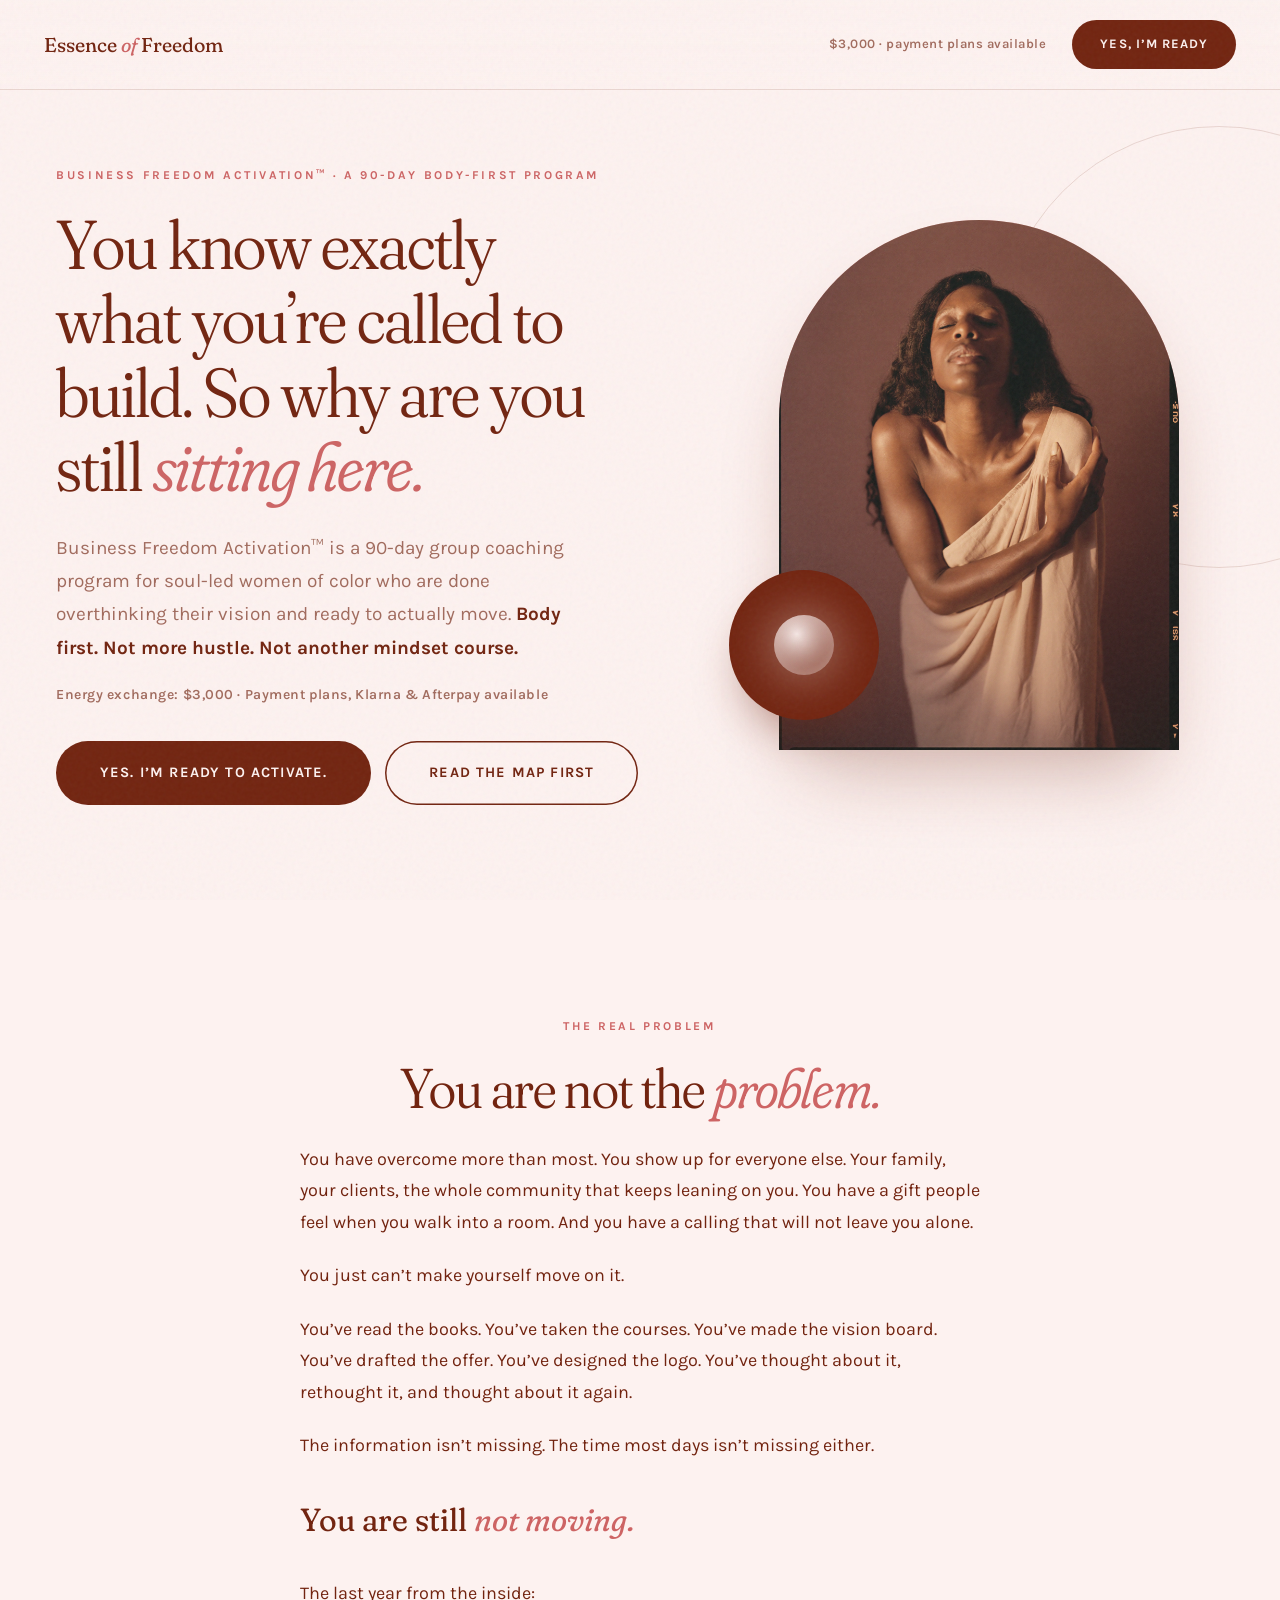
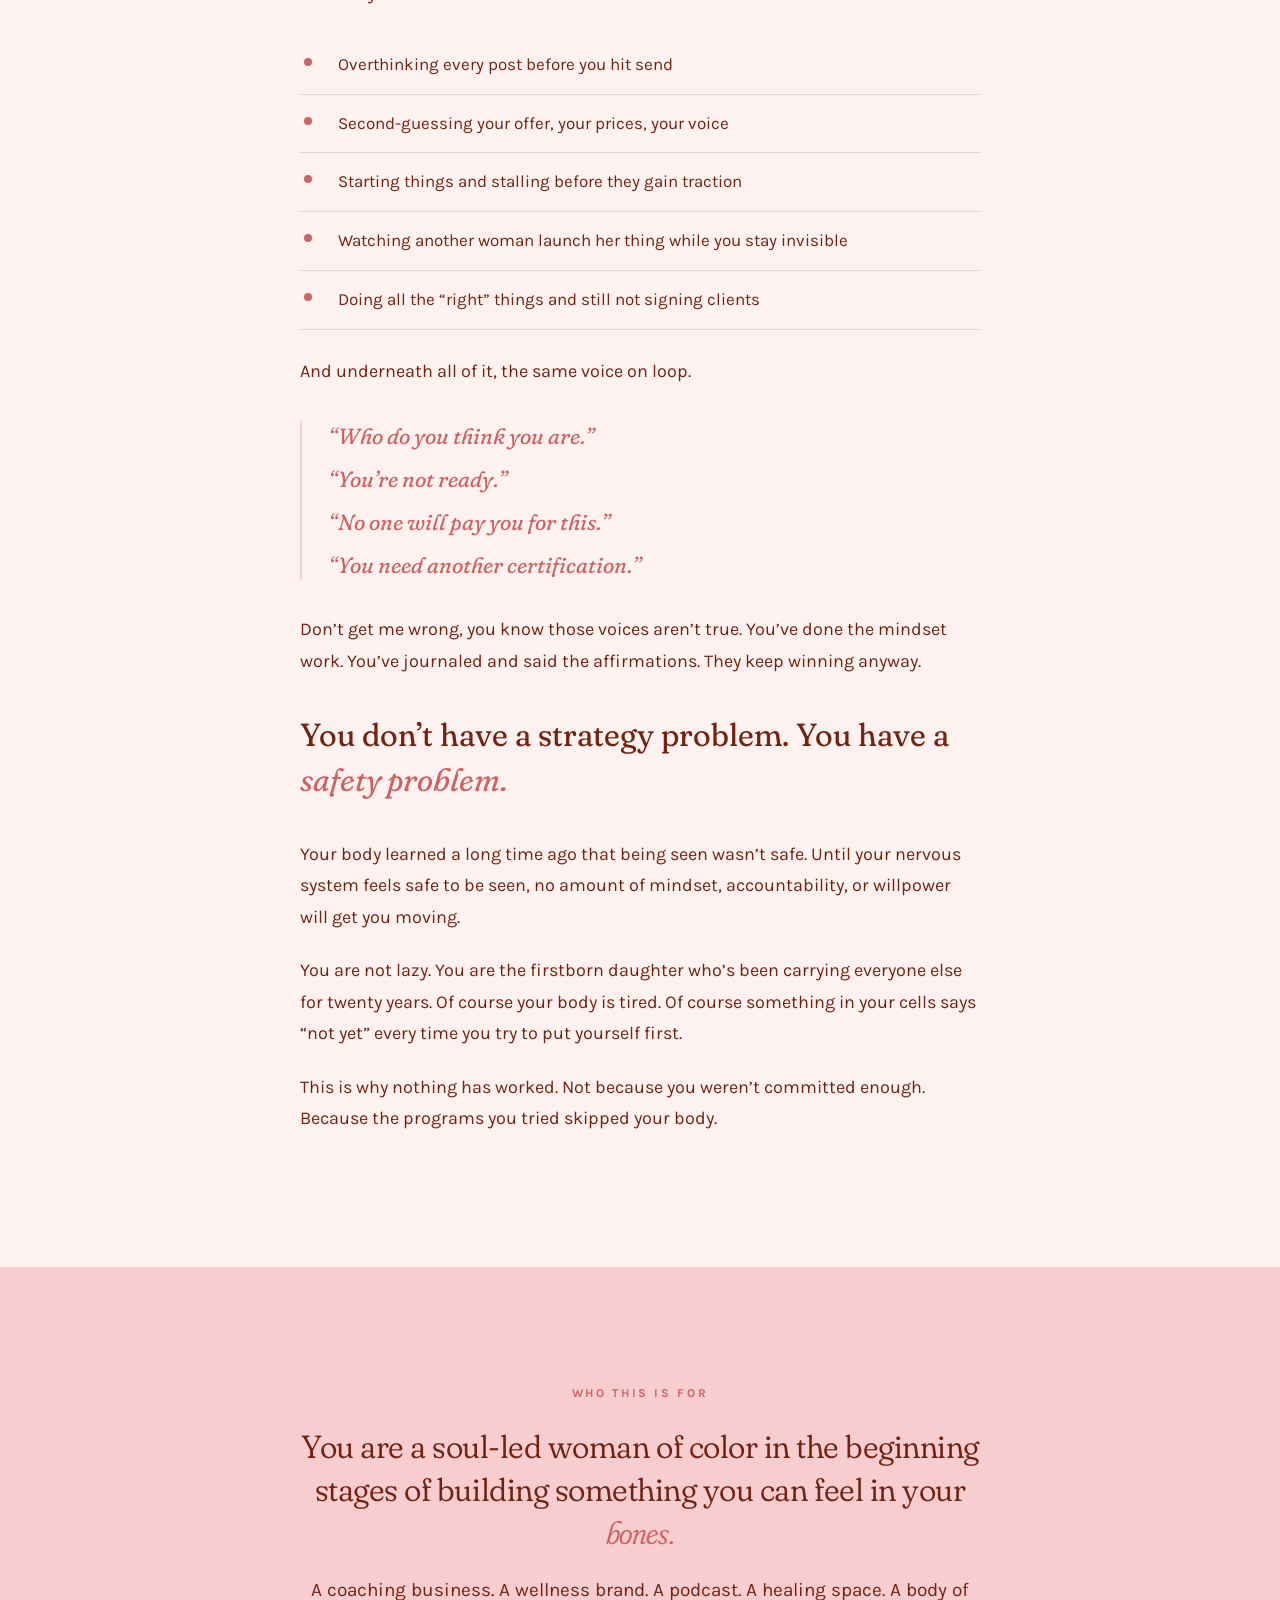
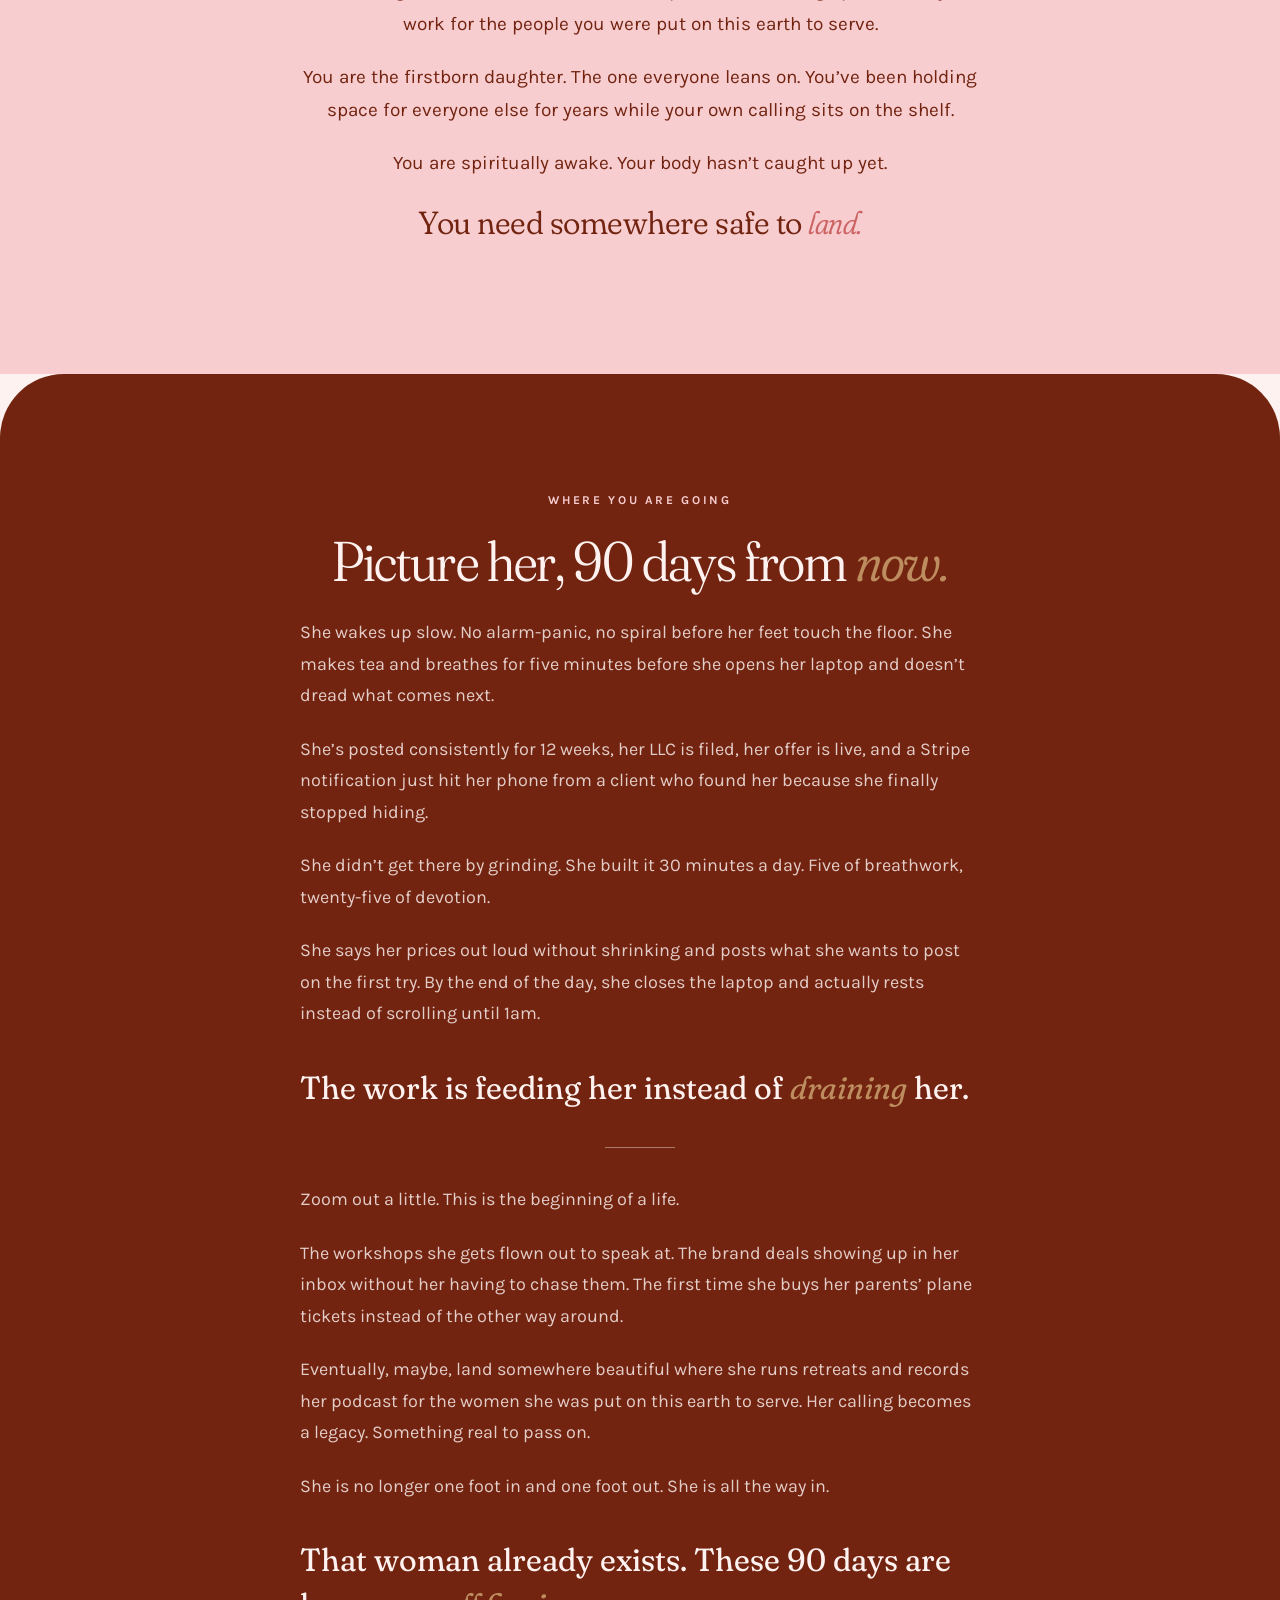
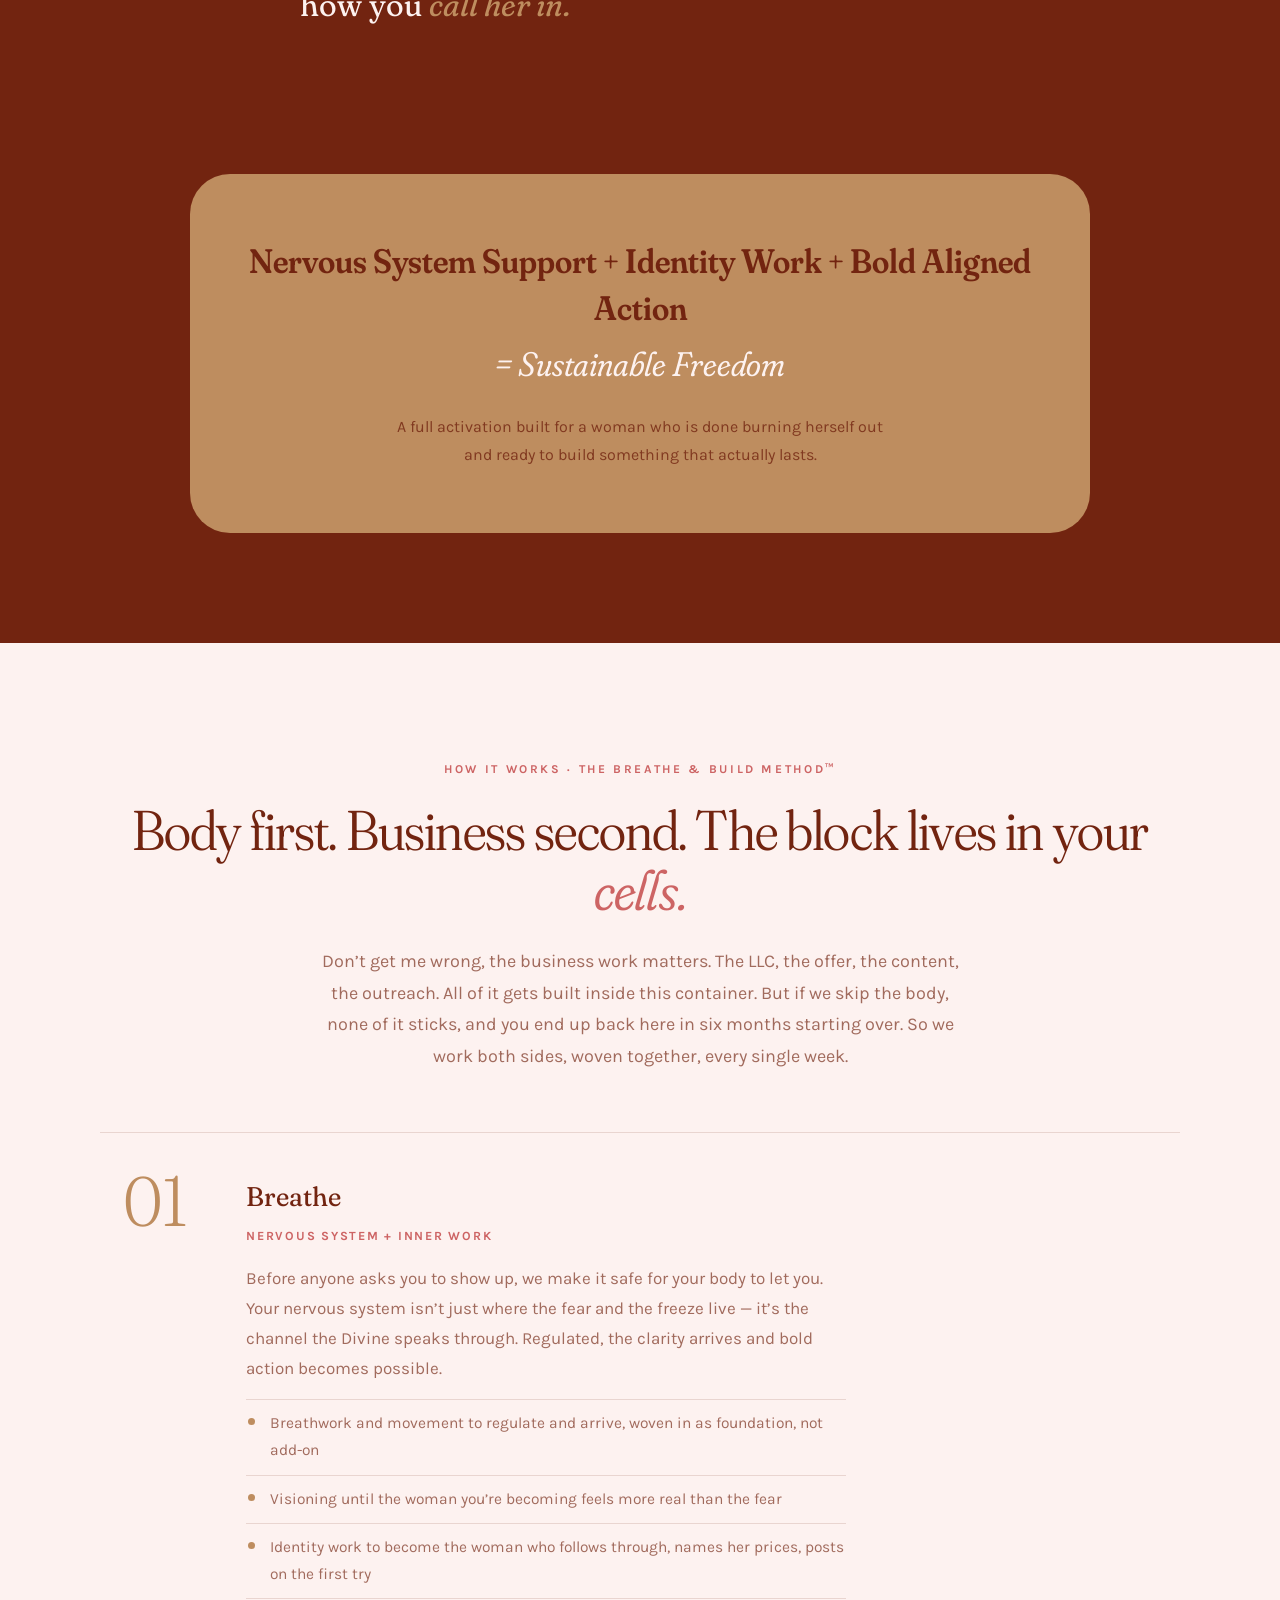
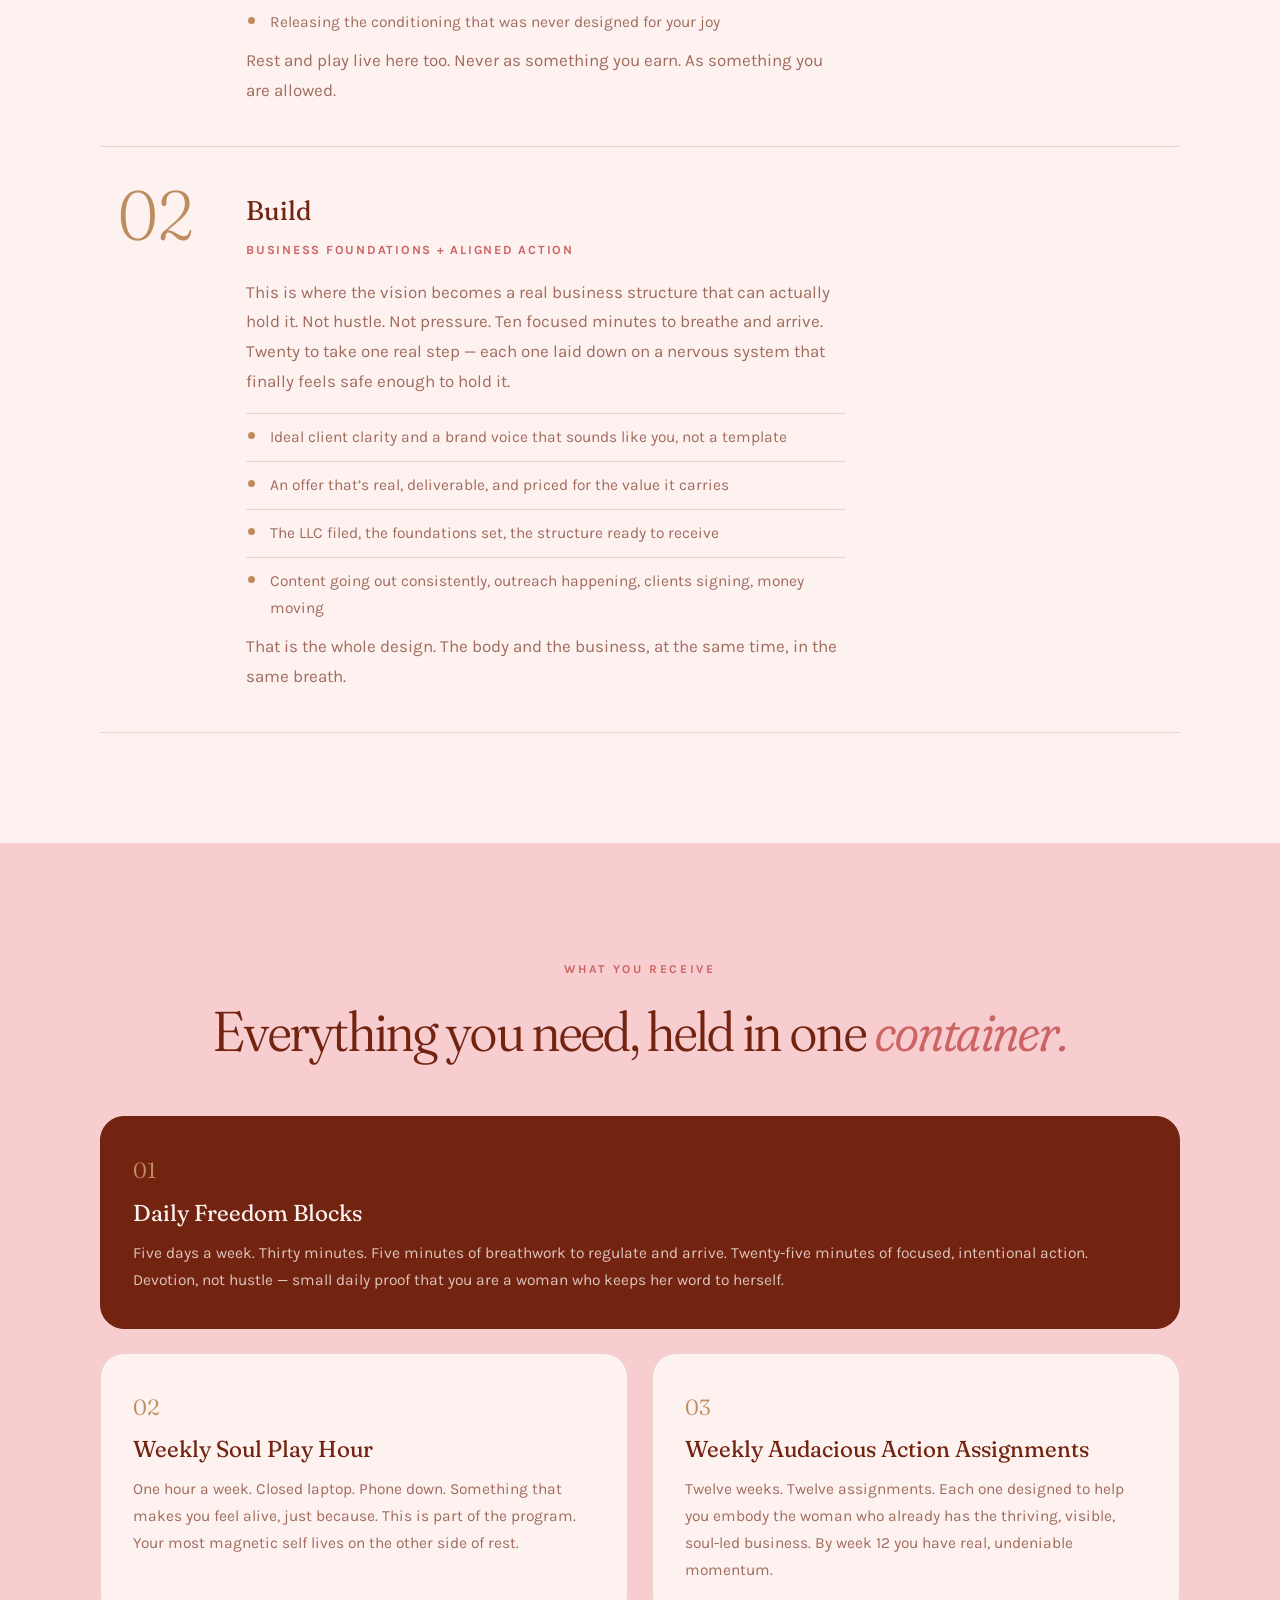
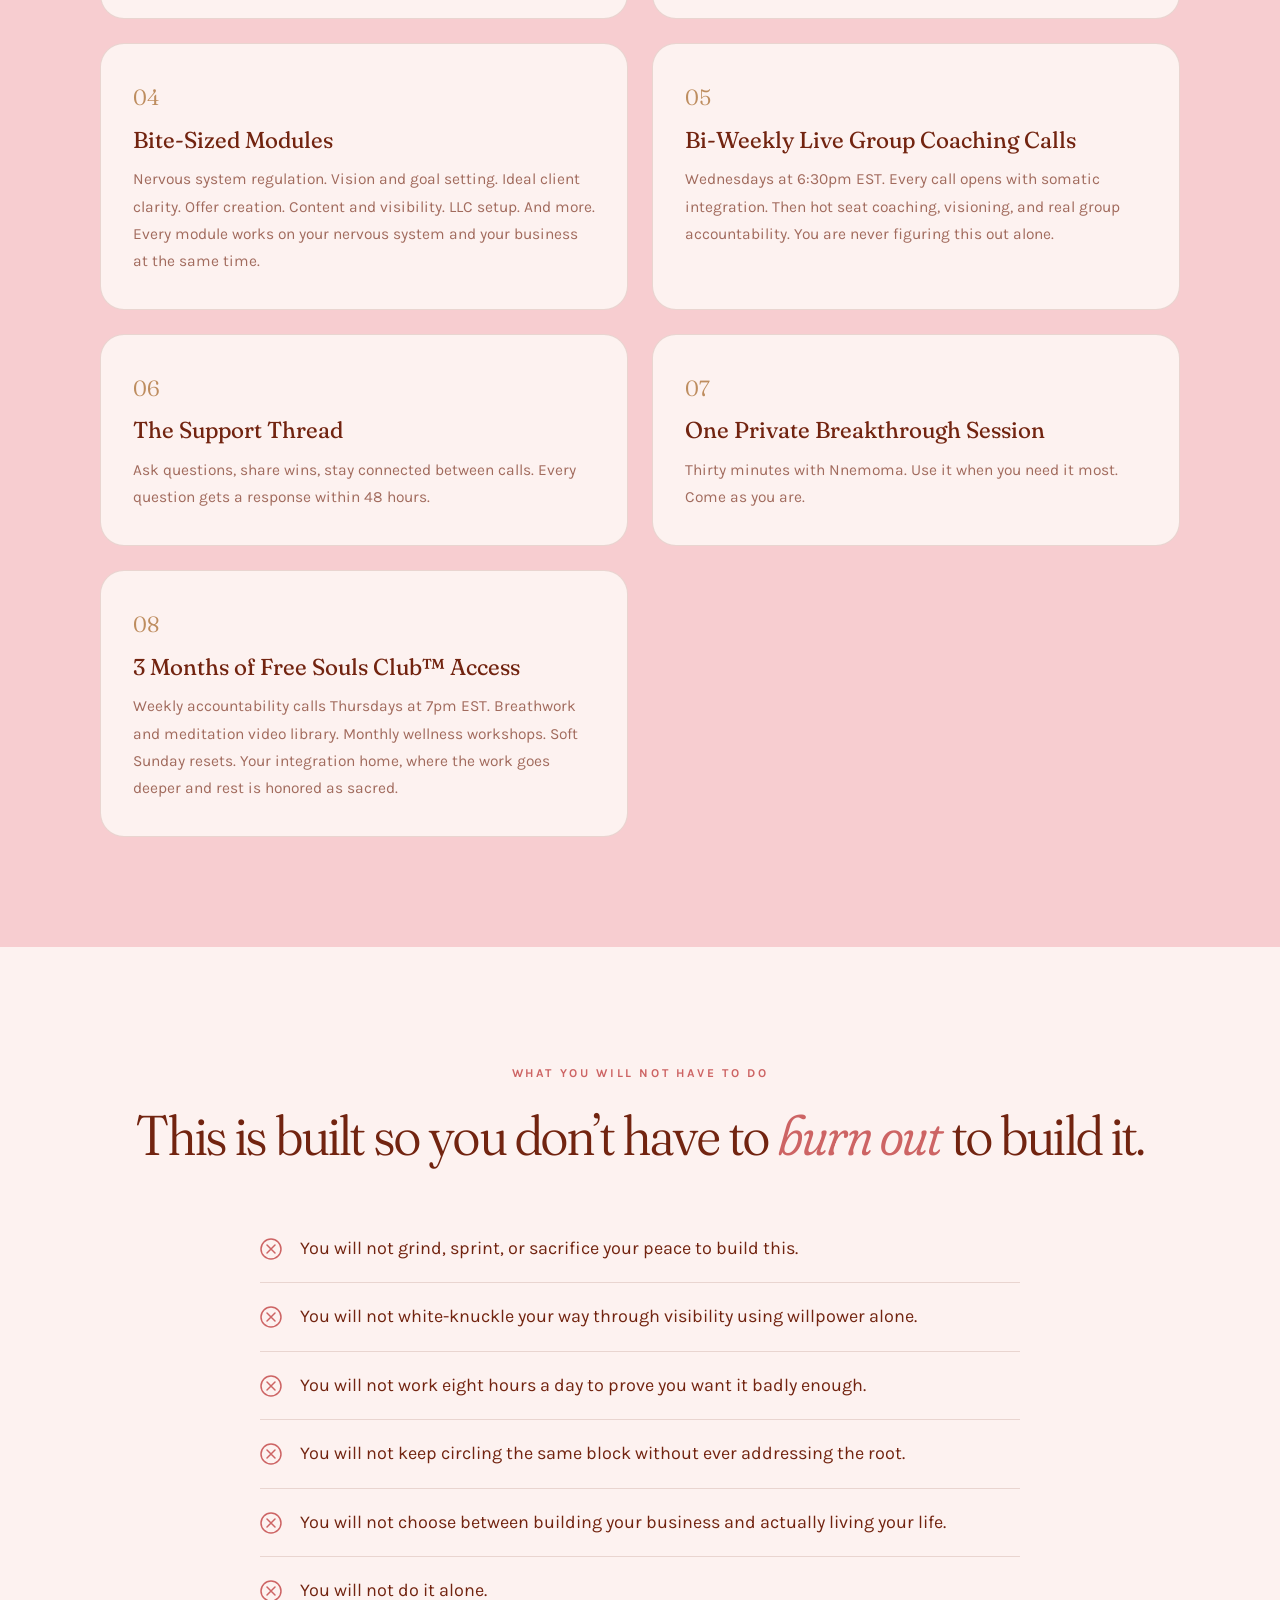
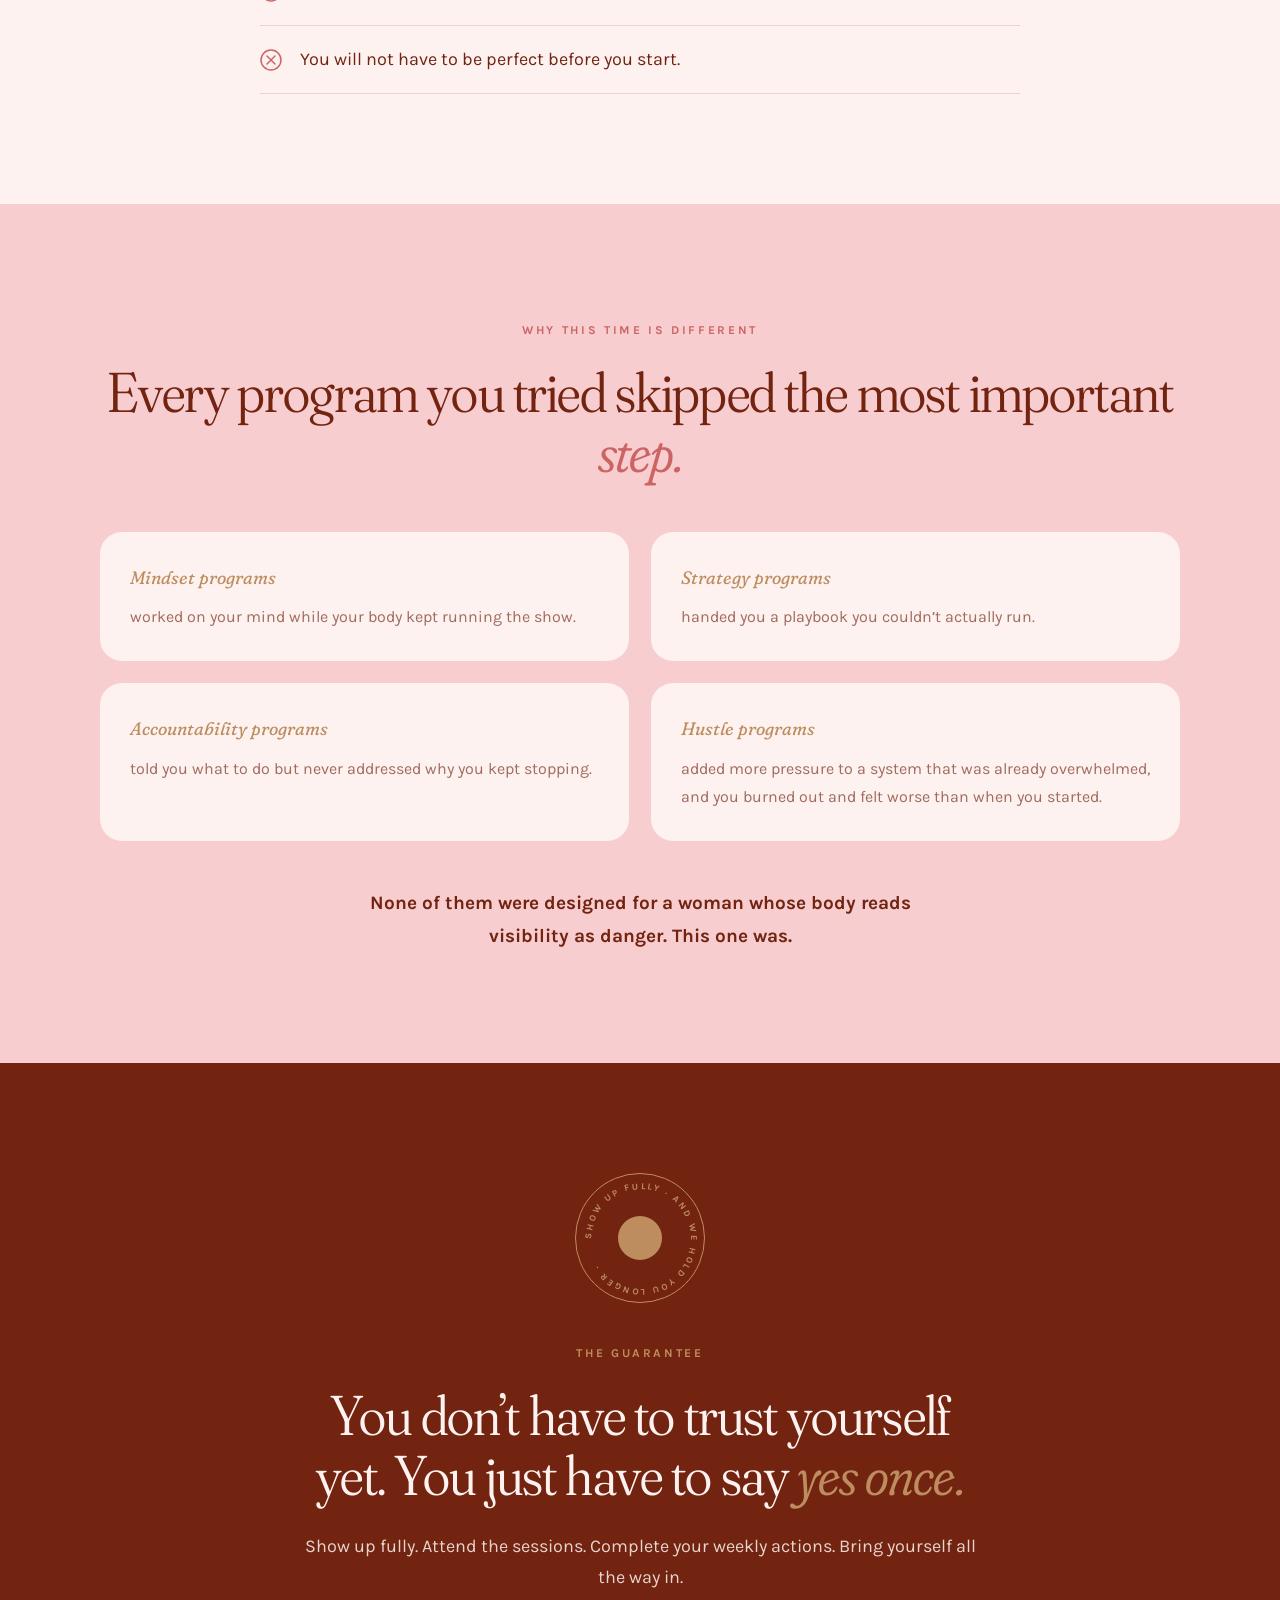
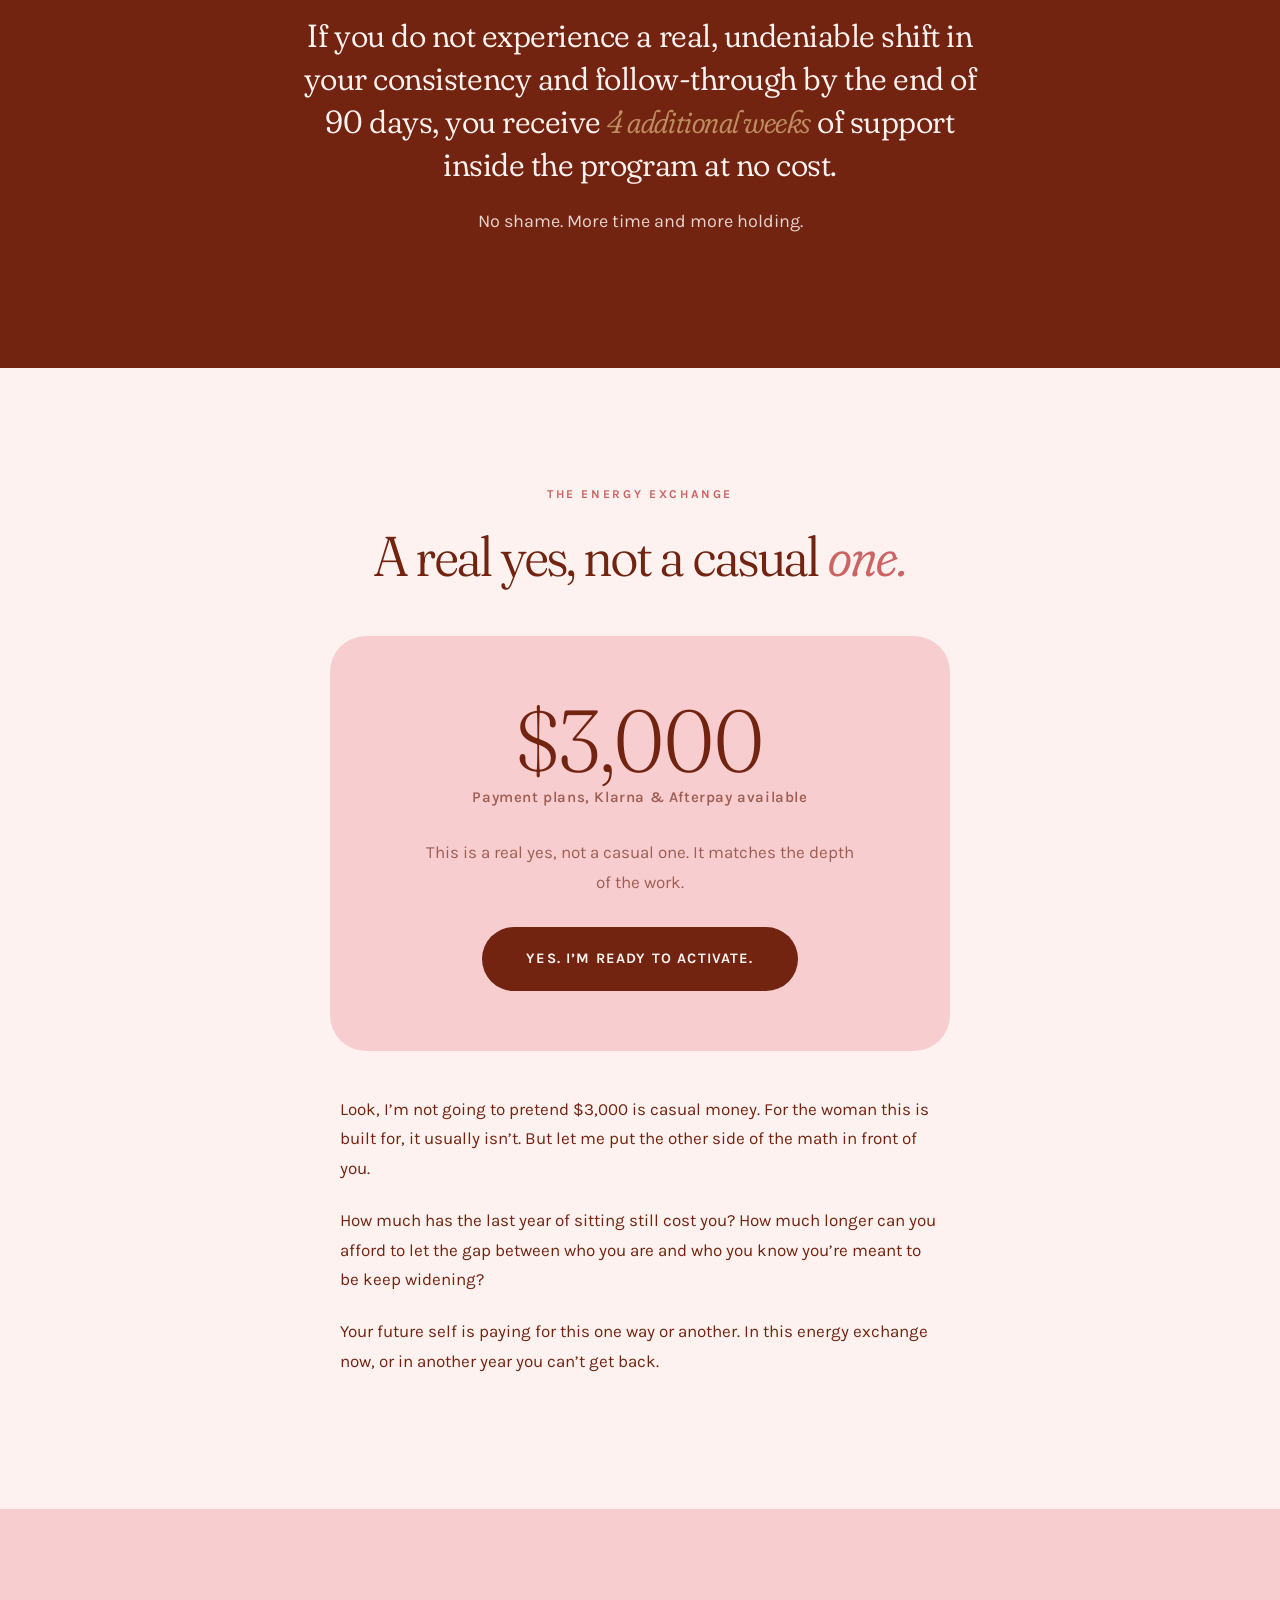
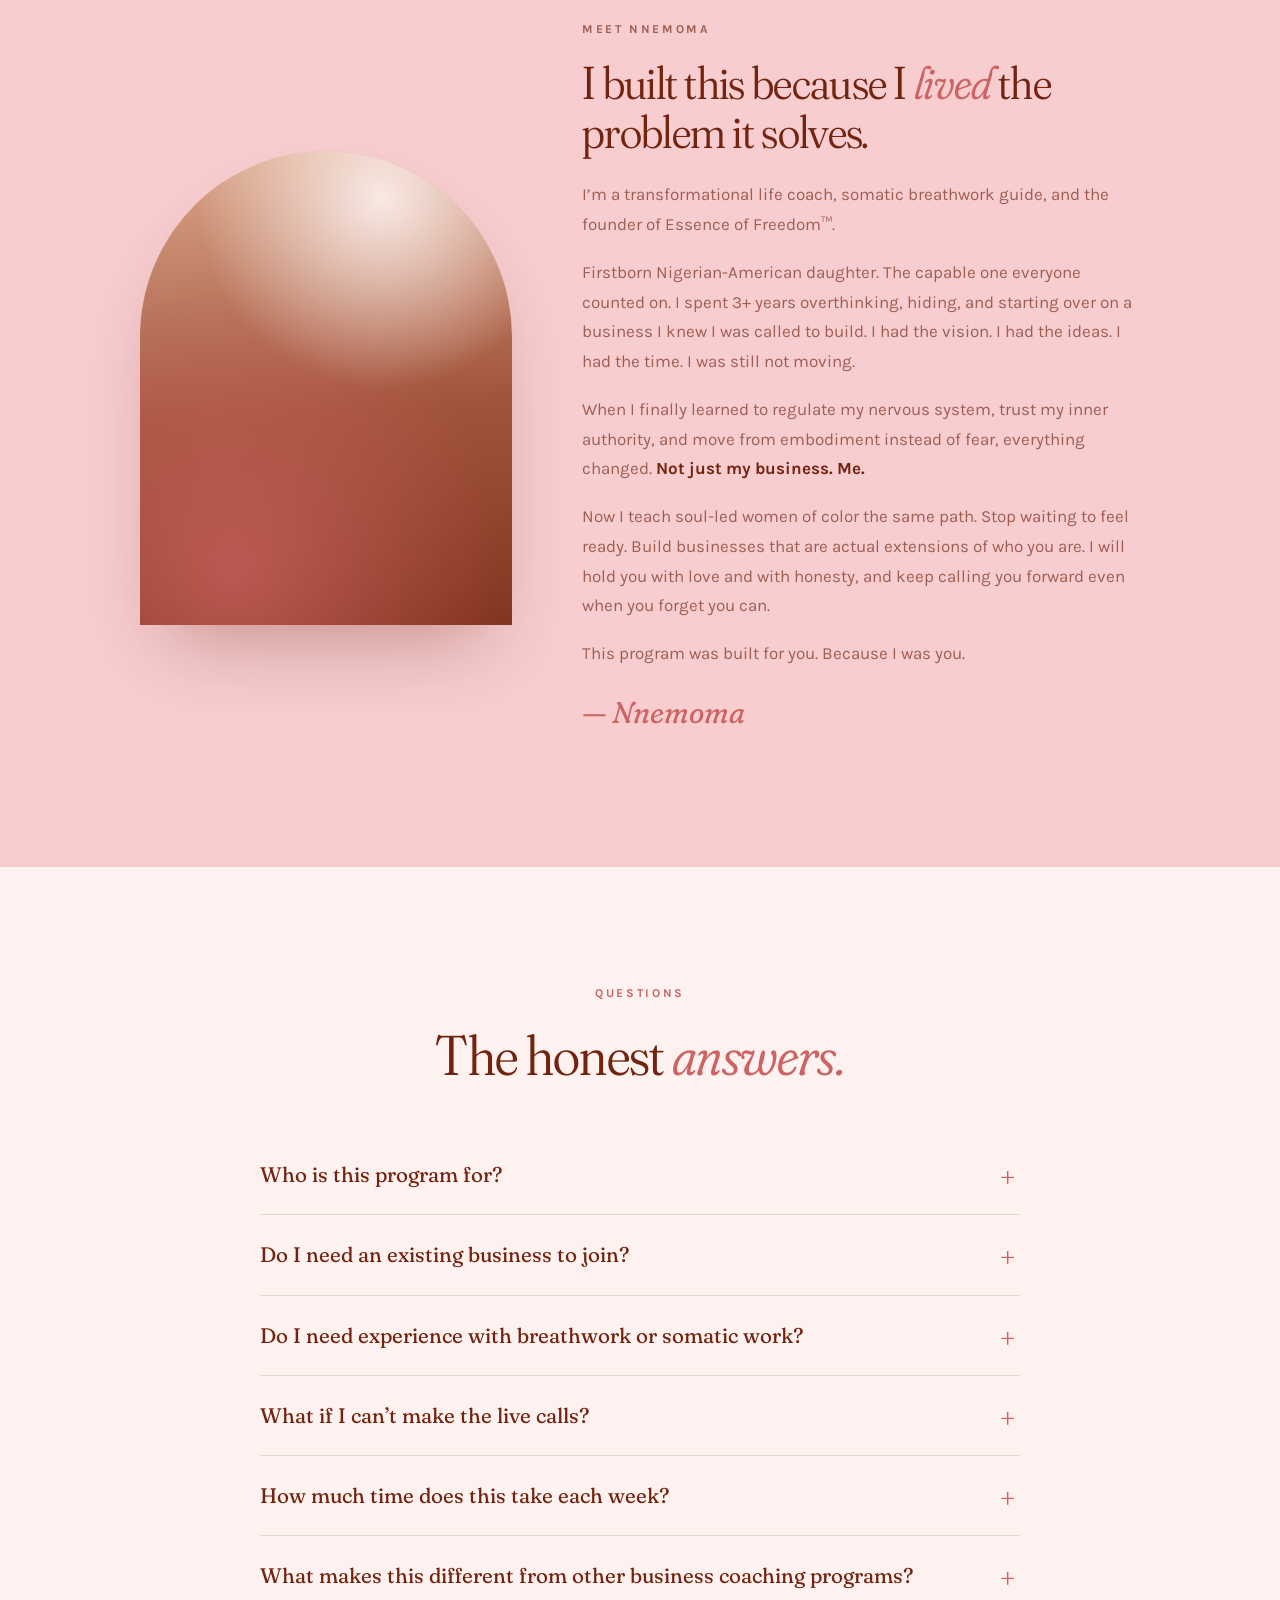
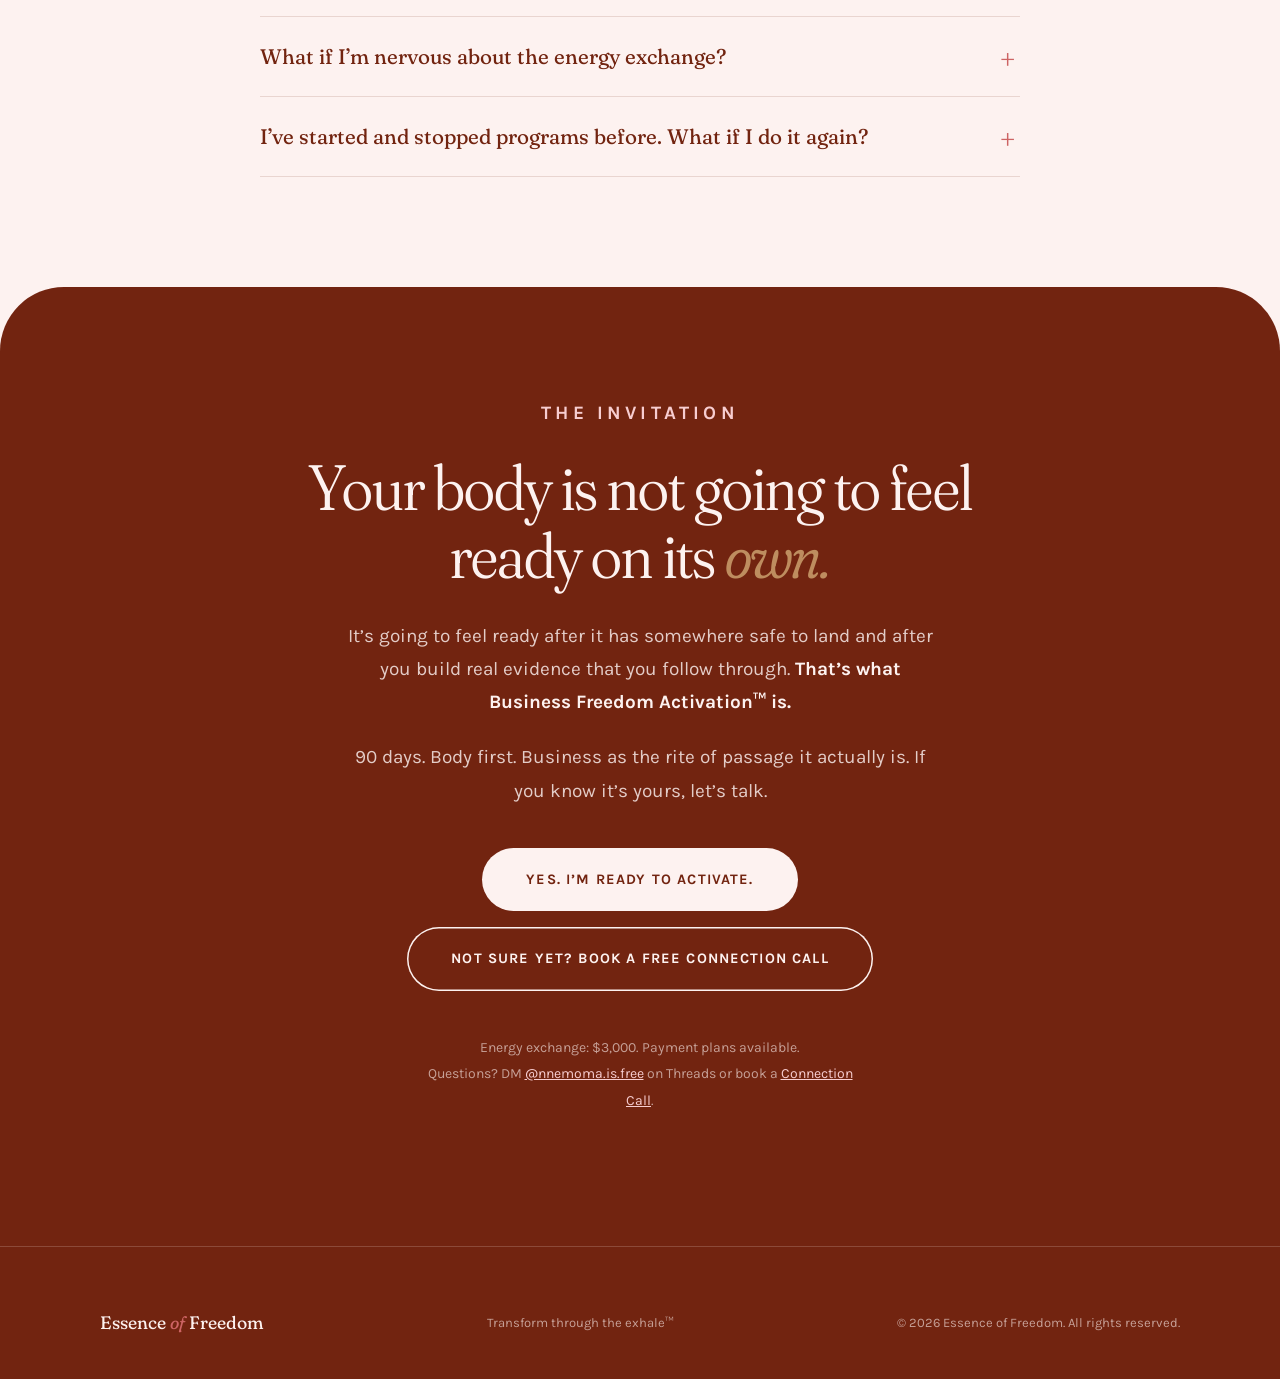
<file: freedom-activation/index.html>
<!DOCTYPE html>
<html lang="en">
<head>
<meta charset="UTF-8">
<meta name="viewport" content="width=device-width, initial-scale=1.0">
<title>Business Freedom Activation&trade; — A 90-day body-first program | Essence of Freedom</title>
<meta name="description" content="A 90-day group coaching program for soul-led women of color who are done overthinking their vision and ready to actually move. Body first. Not more hustle.">
<link rel="preconnect" href="https://fonts.googleapis.com">
<link rel="preconnect" href="https://fonts.gstatic.com" crossorigin>
<link href="https://fonts.googleapis.com/css2?family=Fraunces:ital,opsz,wght,SOFT,WONK@0,9..144,300..600,0..100,0..1;1,9..144,300..600,0..100,0..1&family=Karla:ital,wght@0,300..700;1,300..700&display=swap" rel="stylesheet">
<link rel="stylesheet" href="sales.css">
</head>
<body>

<header>
  <a href="../index.html" class="wordmark">Essence <em>of</em> Freedom</a>
  <div class="nav-right">
    <span class="price-pill">$3,000 &middot; payment plans available</span>
    <a href="https://calendly.com/nnemoma-essenceoffree/connection" class="btn">Yes, I&rsquo;m ready</a>
  </div>
</header>

<!-- ============ HERO ============ -->
<section class="hero">
  <div class="hero-copy">
    <p class="eyebrow reveal">Business Freedom Activation&trade; &middot; A 90-day body-first program</p>
    <h1 class="display reveal d1">You know exactly what you&rsquo;re called to build. So why are you still <em>sitting here.</em></h1>
    <p class="lede reveal d2">Business Freedom Activation&trade; is a 90-day group coaching program for soul-led women of color who are done overthinking their vision and ready to actually move. <strong>Body first. Not more hustle. Not another mindset course.</strong></p>
    <p class="exchange reveal d2">Energy exchange: $3,000 &middot; Payment plans, Klarna &amp; Afterpay available</p>
    <div class="hero-ctas reveal d3">
      <a href="https://calendly.com/nnemoma-essenceoffree/connection" class="btn btn-lg">Yes. I&rsquo;m ready to activate.</a>
      <a href="../guide/index.html" class="btn btn-lg btn-ghost">Read The Map first</a>
    </div>
  </div>
  <div class="hero-visual reveal d2">
    <div class="arch">
      <div class="breath-field"></div>
      <img src="../images/hero-breath.png" alt="A woman mid-breath, eyes closed, in warm golden light">
      <div class="tint"></div>
    </div>
    <div class="breath-coin"><div class="orb"></div></div>
  </div>
</section>

<!-- ============ THE REAL PROBLEM ============ -->
<section class="problem">
  <div class="narrow">
    <div class="kicker reveal"><span class="eyebrow">The real problem</span></div>
    <h2 class="sec-title display reveal">You are not the <em>problem.</em></h2>
    <div class="prose reveal d1">
      <p>You have overcome more than most. You show up for everyone else. Your family, your clients, the whole community that keeps leaning on you. You have a gift people feel when you walk into a room. And you have a calling that will not leave you alone.</p>
      <p>You just can&rsquo;t make yourself move on it.</p>
      <p>You&rsquo;ve read the books. You&rsquo;ve taken the courses. You&rsquo;ve made the vision board. You&rsquo;ve drafted the offer. You&rsquo;ve designed the logo. You&rsquo;ve thought about it, rethought it, and thought about it again.</p>
      <p>The information isn&rsquo;t missing. The time most days isn&rsquo;t missing either.</p>
      <p class="big">You are still <em>not moving.</em></p>
      <p>The last year from the inside:</p>
      <ul class="inside-list">
        <li>Overthinking every post before you hit send</li>
        <li>Second-guessing your offer, your prices, your voice</li>
        <li>Starting things and stalling before they gain traction</li>
        <li>Watching another woman launch her thing while you stay invisible</li>
        <li>Doing all the &ldquo;right&rdquo; things and still not signing clients</li>
      </ul>
      <p>And underneath all of it, the same voice on loop.</p>
      <div class="loop">
        <p>&ldquo;Who do you think you are.&rdquo;</p>
        <p>&ldquo;You&rsquo;re not ready.&rdquo;</p>
        <p>&ldquo;No one will pay you for this.&rdquo;</p>
        <p>&ldquo;You need another certification.&rdquo;</p>
      </div>
      <p>Don&rsquo;t get me wrong, you know those voices aren&rsquo;t true. You&rsquo;ve done the mindset work. You&rsquo;ve journaled and said the affirmations. They keep winning anyway.</p>
      <p class="big">You don&rsquo;t have a strategy problem. You have a <em>safety problem.</em></p>
      <p>Your body learned a long time ago that being seen wasn&rsquo;t safe. Until your nervous system feels safe to be seen, no amount of mindset, accountability, or willpower will get you moving.</p>
      <p>You are not lazy. You are the firstborn daughter who&rsquo;s been carrying everyone else for twenty years. Of course your body is tired. Of course something in your cells says &ldquo;not yet&rdquo; every time you try to put yourself first.</p>
      <p>This is why nothing has worked. Not because you weren&rsquo;t committed enough. Because the programs you tried skipped your body.</p>
    </div>
  </div>
</section>

<!-- ============ WHO THIS IS FOR ============ -->
<section class="who">
  <div class="narrow">
    <div class="kicker reveal"><span class="eyebrow">Who this is for</span></div>
    <p class="big display reveal d1">You are a soul-led woman of color in the beginning stages of building something you can feel in your <em>bones.</em></p>
    <p class="reveal d2">A coaching business. A wellness brand. A podcast. A healing space. A body of work for the people you were put on this earth to serve.</p>
    <p class="reveal d2">You are the firstborn daughter. The one everyone leans on. You&rsquo;ve been holding space for everyone else for years while your own calling sits on the shelf.</p>
    <p class="reveal d2">You are spiritually awake. Your body hasn&rsquo;t caught up yet.</p>
    <p class="big display reveal d3">You need somewhere safe to <em>land.</em></p>
  </div>
</section>

<!-- ============ WHERE YOU ARE GOING ============ -->
<section class="after">
  <div class="narrow">
    <div class="kicker reveal"><span class="eyebrow">Where you are going</span></div>
    <h2 class="sec-title display reveal">Picture her, 90 days from <em>now.</em></h2>
    <div class="prose reveal d1">
      <p>She wakes up slow. No alarm-panic, no spiral before her feet touch the floor. She makes tea and breathes for five minutes before she opens her laptop and doesn&rsquo;t dread what comes next.</p>
      <p>She&rsquo;s posted consistently for 12 weeks, her LLC is filed, her offer is live, and a Stripe notification just hit her phone from a client who found her because she finally stopped hiding.</p>
      <p>She didn&rsquo;t get there by grinding. She built it 30 minutes a day. Five of breathwork, twenty-five of devotion.</p>
      <p>She says her prices out loud without shrinking and posts what she wants to post on the first try. By the end of the day, she closes the laptop and actually rests instead of scrolling until 1am.</p>
      <p class="big">The work is feeding her instead of <em>draining</em> her.</p>
      <div class="after-divider"></div>
      <p>Zoom out a little. This is the beginning of a life.</p>
      <p>The workshops she gets flown out to speak at. The brand deals showing up in her inbox without her having to chase them. The first time she buys her parents&rsquo; plane tickets instead of the other way around.</p>
      <p>Eventually, maybe, land somewhere beautiful where she runs retreats and records her podcast for the women she was put on this earth to serve. Her calling becomes a legacy. Something real to pass on.</p>
      <p>She is no longer one foot in and one foot out. She is all the way in.</p>
      <p class="big">That woman already exists. These 90 days are how you <em>call her in.</em></p>
    </div>
  </div>
</section>

<!-- ============ FORMULA ============ -->
<section class="formula">
  <div class="formula-inner reveal">
    <p class="eq"><strong>Nervous System Support</strong> + <strong>Identity Work</strong> + <strong>Bold Aligned Action</strong> <span class="res">= Sustainable Freedom</span></p>
    <p class="eq-note">A full activation built for a woman who is done burning herself out and ready to build something that actually lasts.</p>
  </div>
</section>

<!-- ============ BREATHE & BUILD METHOD ============ -->
<section class="method">
  <div class="wrap">
    <div class="kicker reveal"><span class="eyebrow">How it works &middot; The Breathe &amp; Build Method&trade;</span></div>
    <h2 class="sec-title display reveal">Body first. Business second. The block lives in your <em>cells.</em></h2>
    <p class="lead reveal d1">Don&rsquo;t get me wrong, the business work matters. The LLC, the offer, the content, the outreach. All of it gets built inside this container. But if we skip the body, none of it sticks, and you end up back here in six months starting over. So we work both sides, woven together, every single week.</p>

    <div class="rise-row reveal">
      <span class="letter bbnum">01</span>
      <div class="rise-body">
        <h3>Breathe</h3>
        <p class="rise-tag">Nervous system + inner work</p>
        <p>Before anyone asks you to show up, we make it safe for your body to let you. Your nervous system isn&rsquo;t just where the fear and the freeze live &mdash; it&rsquo;s the channel the Divine speaks through. Regulated, the clarity arrives and bold action becomes possible.</p>
        <ul>
          <li>Breathwork and movement to regulate and arrive, woven in as foundation, not add-on</li>
          <li>Visioning until the woman you&rsquo;re becoming feels more real than the fear</li>
          <li>Identity work to become the woman who follows through, names her prices, posts on the first try</li>
          <li>Releasing the conditioning that was never designed for your joy</li>
        </ul>
        <p>Rest and play live here too. Never as something you earn. As something you are allowed.</p>
      </div>
    </div>
    <div class="rise-row reveal">
      <span class="letter bbnum">02</span>
      <div class="rise-body">
        <h3>Build</h3>
        <p class="rise-tag">Business foundations + aligned action</p>
        <p>This is where the vision becomes a real business structure that can actually hold it. Not hustle. Not pressure. Ten focused minutes to breathe and arrive. Twenty to take one real step &mdash; each one laid down on a nervous system that finally feels safe enough to hold it.</p>
        <ul>
          <li>Ideal client clarity and a brand voice that sounds like you, not a template</li>
          <li>An offer that&rsquo;s real, deliverable, and priced for the value it carries</li>
          <li>The LLC filed, the foundations set, the structure ready to receive</li>
          <li>Content going out consistently, outreach happening, clients signing, money moving</li>
        </ul>
        <p>That is the whole design. The body and the business, at the same time, in the same breath.</p>
      </div>
    </div>
  </div>
</section>

<!-- ============ WHAT YOU RECEIVE ============ -->
<section class="receive">
  <div class="wrap">
    <div class="kicker reveal"><span class="eyebrow">What you receive</span></div>
    <h2 class="sec-title display reveal">Everything you need, held in one <em>container.</em></h2>
    <div class="deliver-grid">
      <div class="deliver-card feature reveal">
        <span class="num">01</span>
        <h3>Daily Freedom Blocks</h3>
        <p>Five days a week. Thirty minutes. Five minutes of breathwork to regulate and arrive. Twenty-five minutes of focused, intentional action. Devotion, not hustle &mdash; small daily proof that you are a woman who keeps her word to herself.</p>
      </div>
      <div class="deliver-card reveal">
        <span class="num">02</span>
        <h3>Weekly Soul Play Hour</h3>
        <p>One hour a week. Closed laptop. Phone down. Something that makes you feel alive, just because. This is part of the program. Your most magnetic self lives on the other side of rest.</p>
      </div>
      <div class="deliver-card reveal d1">
        <span class="num">03</span>
        <h3>Weekly Audacious Action Assignments</h3>
        <p>Twelve weeks. Twelve assignments. Each one designed to help you embody the woman who already has the thriving, visible, soul-led business. By week 12 you have real, undeniable momentum.</p>
      </div>
      <div class="deliver-card reveal">
        <span class="num">04</span>
        <h3>Bite-Sized Modules</h3>
        <p>Nervous system regulation. Vision and goal setting. Ideal client clarity. Offer creation. Content and visibility. LLC setup. And more. Every module works on your nervous system and your business at the same time.</p>
      </div>
      <div class="deliver-card reveal d1">
        <span class="num">05</span>
        <h3>Bi-Weekly Live Group Coaching Calls</h3>
        <p>Wednesdays at 6:30pm EST. Every call opens with somatic integration. Then hot seat coaching, visioning, and real group accountability. You are never figuring this out alone.</p>
      </div>
      <div class="deliver-card reveal">
        <span class="num">06</span>
        <h3>The Support Thread</h3>
        <p>Ask questions, share wins, stay connected between calls. Every question gets a response within 48 hours.</p>
      </div>
      <div class="deliver-card reveal d1">
        <span class="num">07</span>
        <h3>One Private Breakthrough Session</h3>
        <p>Thirty minutes with Nnemoma. Use it when you need it most. Come as you are.</p>
      </div>
      <div class="deliver-card reveal">
        <span class="num">08</span>
        <h3>3 Months of Free Souls Club&trade; Access</h3>
        <p>Weekly accountability calls Thursdays at 7pm EST. Breathwork and meditation video library. Monthly wellness workshops. Soft Sunday resets. Your integration home, where the work goes deeper and rest is honored as sacred.</p>
      </div>
    </div>
  </div>
</section>

<!-- ============ WHAT YOU WILL NOT HAVE TO DO ============ -->
<section class="not">
  <div class="wrap">
    <div class="kicker reveal"><span class="eyebrow">What you will not have to do</span></div>
    <h2 class="sec-title display reveal">This is built so you don&rsquo;t have to <em>burn out</em> to build it.</h2>
    <ul class="not-list reveal d1">
      <li><svg width="22" height="22" viewBox="0 0 22 22" fill="none"><circle cx="11" cy="11" r="10" stroke="#CD6464" stroke-width="1.5"/><path d="M7 7l8 8M15 7l-8 8" stroke="#CD6464" stroke-width="1.5" stroke-linecap="round"/></svg> You will not grind, sprint, or sacrifice your peace to build this.</li>
      <li><svg width="22" height="22" viewBox="0 0 22 22" fill="none"><circle cx="11" cy="11" r="10" stroke="#CD6464" stroke-width="1.5"/><path d="M7 7l8 8M15 7l-8 8" stroke="#CD6464" stroke-width="1.5" stroke-linecap="round"/></svg> You will not white-knuckle your way through visibility using willpower alone.</li>
      <li><svg width="22" height="22" viewBox="0 0 22 22" fill="none"><circle cx="11" cy="11" r="10" stroke="#CD6464" stroke-width="1.5"/><path d="M7 7l8 8M15 7l-8 8" stroke="#CD6464" stroke-width="1.5" stroke-linecap="round"/></svg> You will not work eight hours a day to prove you want it badly enough.</li>
      <li><svg width="22" height="22" viewBox="0 0 22 22" fill="none"><circle cx="11" cy="11" r="10" stroke="#CD6464" stroke-width="1.5"/><path d="M7 7l8 8M15 7l-8 8" stroke="#CD6464" stroke-width="1.5" stroke-linecap="round"/></svg> You will not keep circling the same block without ever addressing the root.</li>
      <li><svg width="22" height="22" viewBox="0 0 22 22" fill="none"><circle cx="11" cy="11" r="10" stroke="#CD6464" stroke-width="1.5"/><path d="M7 7l8 8M15 7l-8 8" stroke="#CD6464" stroke-width="1.5" stroke-linecap="round"/></svg> You will not choose between building your business and actually living your life.</li>
      <li><svg width="22" height="22" viewBox="0 0 22 22" fill="none"><circle cx="11" cy="11" r="10" stroke="#CD6464" stroke-width="1.5"/><path d="M7 7l8 8M15 7l-8 8" stroke="#CD6464" stroke-width="1.5" stroke-linecap="round"/></svg> You will not do it alone.</li>
      <li><svg width="22" height="22" viewBox="0 0 22 22" fill="none"><circle cx="11" cy="11" r="10" stroke="#CD6464" stroke-width="1.5"/><path d="M7 7l8 8M15 7l-8 8" stroke="#CD6464" stroke-width="1.5" stroke-linecap="round"/></svg> You will not have to be perfect before you start.</li>
    </ul>
  </div>
</section>

<!-- ============ WHY THIS TIME IS DIFFERENT ============ -->
<section class="diff">
  <div class="wrap">
    <div class="kicker reveal"><span class="eyebrow">Why this time is different</span></div>
    <h2 class="sec-title display reveal">Every program you tried skipped the most important <em>step.</em></h2>
    <div class="diff-grid">
      <div class="diff-card reveal">
        <p class="x">Mindset programs</p>
        <p>worked on your mind while your body kept running the show.</p>
      </div>
      <div class="diff-card reveal d1">
        <p class="x">Strategy programs</p>
        <p>handed you a playbook you couldn&rsquo;t actually run.</p>
      </div>
      <div class="diff-card reveal">
        <p class="x">Accountability programs</p>
        <p>told you what to do but never addressed why you kept stopping.</p>
      </div>
      <div class="diff-card reveal d1">
        <p class="x">Hustle programs</p>
        <p>added more pressure to a system that was already overwhelmed, and you burned out and felt worse than when you started.</p>
      </div>
    </div>
    <p class="lead reveal d2" style="text-align:center;max-width:54ch;margin:46px auto 0;font-size:19px;"><strong style="color:var(--maroon)">None of them were designed for a woman whose body reads visibility as danger. This one was.</strong></p>
  </div>
</section>

<!-- ============ GUARANTEE ============ -->
<section class="guarantee">
  <div class="narrow">
    <div class="seal reveal">
      <svg class="ring" viewBox="0 0 130 130" width="130" height="130">
        <defs><path id="gcirc" d="M 65,65 m -50,0 a 50,50 0 1,1 100,0 a 50,50 0 1,1 -100,0"/></defs>
        <text><textPath href="#gcirc">show up fully &middot; and we hold you longer &middot; </textPath></text>
      </svg>
      <span class="dot"></span>
    </div>
    <div class="kicker reveal"><span class="eyebrow" style="color:var(--clay)">The guarantee</span></div>
    <h2 class="sec-title display reveal">You don&rsquo;t have to trust yourself yet. You just have to say <em>yes once.</em></h2>
    <p class="reveal d1">Show up fully. Attend the sessions. Complete your weekly actions. Bring yourself all the way in.</p>
    <p class="big display reveal d1">If you do not experience a real, undeniable shift in your consistency and follow-through by the end of 90 days, you receive <em>4 additional weeks</em> of support inside the program at no cost.</p>
    <p class="reveal d2">No shame. More time and more holding.</p>
  </div>
</section>

<!-- ============ PRICING ============ -->
<section class="pricing">
  <div class="wrap">
    <div class="kicker reveal"><span class="eyebrow">The energy exchange</span></div>
    <h2 class="sec-title display reveal">A real yes, not a casual <em>one.</em></h2>
    <div class="price-card reveal d1">
      <div class="amt">$3,000</div>
      <p class="plans">Payment plans, Klarna &amp; Afterpay available</p>
      <p class="lede">This is a real yes, not a casual one. It matches the depth of the work.</p>
      <a href="https://calendly.com/nnemoma-essenceoffree/connection" class="btn btn-lg">Yes. I&rsquo;m ready to activate.</a>
    </div>
    <div class="prose reveal d2" style="margin-top:44px;">
      <p>Look, I&rsquo;m not going to pretend $3,000 is casual money. For the woman this is built for, it usually isn&rsquo;t. But let me put the other side of the math in front of you.</p>
      <p>How much has the last year of sitting still cost you? How much longer can you afford to let the gap between who you are and who you know you&rsquo;re meant to be keep widening?</p>
      <p>Your future self is paying for this one way or another. In this energy exchange now, or in another year you can&rsquo;t get back.</p>
    </div>
  </div>
</section>

<!-- ============ MEET NNEMOMA ============ -->
<section class="meet">
  <div class="meet-inner">
    <div class="reveal">
      <div class="arch"><div class="breath-field"></div></div>
    </div>
    <div class="meet-copy reveal d1">
      <p class="eyebrow">Meet Nnemoma</p>
      <h2 class="display">I built this because I <em>lived</em> the problem it solves.</h2>
      <p>I&rsquo;m a transformational life coach, somatic breathwork guide, and the founder of Essence of Freedom&trade;.</p>
      <p>Firstborn Nigerian-American daughter. The capable one everyone counted on. I spent 3+ years overthinking, hiding, and starting over on a business I knew I was called to build. I had the vision. I had the ideas. I had the time. I was still not moving.</p>
      <p>When I finally learned to regulate my nervous system, trust my inner authority, and move from embodiment instead of fear, everything changed. <strong>Not just my business. Me.</strong></p>
      <p>Now I teach soul-led women of color the same path. Stop waiting to feel ready. Build businesses that are actual extensions of who you are. I will hold you with love and with honesty, and keep calling you forward even when you forget you can.</p>
      <p>This program was built for you. Because I was you.</p>
      <p class="sig">&mdash; Nnemoma</p>
    </div>
  </div>
</section>

<!-- ============ FAQ ============ -->
<section class="faq">
  <div class="wrap">
    <div class="kicker reveal"><span class="eyebrow">Questions</span></div>
    <h2 class="sec-title display reveal">The honest <em>answers.</em></h2>
    <div class="faq-list reveal d1">
      <details class="faq-item">
        <summary>Who is this program for?</summary>
        <div class="ans"><p>Soul-led women of color in the beginning stages of building a business. Coaches. Healers. Teachers. Creatives. Movement facilitators. Community leaders. If you have a calling that won&rsquo;t leave you alone and a body that freezes every time you try to answer it, this is for you.</p></div>
      </details>
      <details class="faq-item">
        <summary>Do I need an existing business to join?</summary>
        <div class="ans"><p>You don&rsquo;t need to be far along. You need a direction. This works best if you have a service, offer, or calling you&rsquo;re building toward, even if it&rsquo;s not fully formed yet.</p></div>
      </details>
      <details class="faq-item">
        <summary>Do I need experience with breathwork or somatic work?</summary>
        <div class="ans"><p>No. Everything is guided and trauma-informed. You&rsquo;ll be introduced to all practices gently and at your own pace.</p></div>
      </details>
      <details class="faq-item">
        <summary>What if I can&rsquo;t make the live calls?</summary>
        <div class="ans"><p>Calls are recorded. Live attendance is encouraged for the full experience. Life happens and we know it.</p></div>
      </details>
      <details class="faq-item">
        <summary>How much time does this take each week?</summary>
        <div class="ans"><p>About 3 to 4 hours total. Daily Freedom Blocks (30 min, 5 days). One Soul Play Hour. One bi-weekly call (90 min). Module work as you move through.</p><p>It is designed to be sustainable, not overwhelming. That is the whole point.</p></div>
      </details>
      <details class="faq-item">
        <summary>What makes this different from other business coaching programs?</summary>
        <div class="ans"><p>Most programs focus on strategy while skipping the inner work. This one addresses both, in the same container, at the same time. Because your nervous system, your beliefs, and your identity are the foundation everything else is built on.</p></div>
      </details>
      <details class="faq-item">
        <summary>What if I&rsquo;m nervous about the energy exchange?</summary>
        <div class="ans"><p>That nervousness is exactly what we work on inside. You are committing to the version of yourself who finally stops waiting and starts building. Payment plans are available.</p></div>
      </details>
      <details class="faq-item">
        <summary>I&rsquo;ve started and stopped programs before. What if I do it again?</summary>
        <div class="ans"><p>Business Freedom Activation was built for women with that exact history. That is literally the problem it solves. The reason previous programs didn&rsquo;t stick wasn&rsquo;t because you weren&rsquo;t committed enough. It was because they skipped your body.</p><p>This program does not. The guarantee exists specifically for this fear.</p></div>
      </details>
    </div>
  </div>
</section>

<!-- ============ INVITATION ============ -->
<section class="invite">
  <div class="narrow">
    <p class="eyebrow reveal">The invitation</p>
    <h2 class="display reveal d1">Your body is not going to feel ready on its <em>own.</em></h2>
    <p class="reveal d2">It&rsquo;s going to feel ready after it has somewhere safe to land and after you build real evidence that you follow through. <strong>That&rsquo;s what Business Freedom Activation&trade; is.</strong></p>
    <p class="reveal d2">90 days. Body first. Business as the rite of passage it actually is. If you know it&rsquo;s yours, let&rsquo;s talk.</p>
    <div class="invite-ctas reveal d3">
      <a href="https://calendly.com/nnemoma-essenceoffree/connection" class="btn btn-lg btn-cream">Yes. I&rsquo;m ready to activate.</a>
      <a href="https://calendly.com/nnemoma-essenceoffree/connection" class="btn btn-lg btn-ghost" style="box-shadow: inset 0 0 0 1.5px var(--blush); color: var(--blush) !important;">Not sure yet? Book a free Connection Call</a>
    </div>
    <p class="fine reveal d3">Energy exchange: $3,000. Payment plans available.<br>Questions? DM <a href="https://www.threads.com/@nnemoma.is.free">@nnemoma.is.free</a> on Threads or book a <a href="https://calendly.com/nnemoma-essenceoffree/connection">Connection Call</a>.</p>
  </div>
</section>

<!-- ============ FOOTER ============ -->
<footer>
  <div class="foot-base">
    <a href="../index.html" class="wordmark">Essence <em>of</em> Freedom</a>
    <span>Transform through the exhale&trade;</span>
    <span>&copy; 2026 Essence of Freedom. All rights reserved.</span>
  </div>
</footer>

<!-- sticky mobile CTA -->
<div class="sticky-cta">
  <span class="s-price">Business Freedom Activation&trade; &middot; $3,000</span>
  <a href="https://calendly.com/nnemoma-essenceoffree/connection" class="btn btn-cream">Yes, I&rsquo;m ready</a>
</div>

<script>
const io = new IntersectionObserver((entries) => {
  entries.forEach(e => { if (e.isIntersecting) { e.target.classList.add('in'); io.unobserve(e.target); } });
}, { threshold: 0.12 });
document.querySelectorAll('.reveal').forEach(el => io.observe(el));
</script>

</body>
</html>
</file>
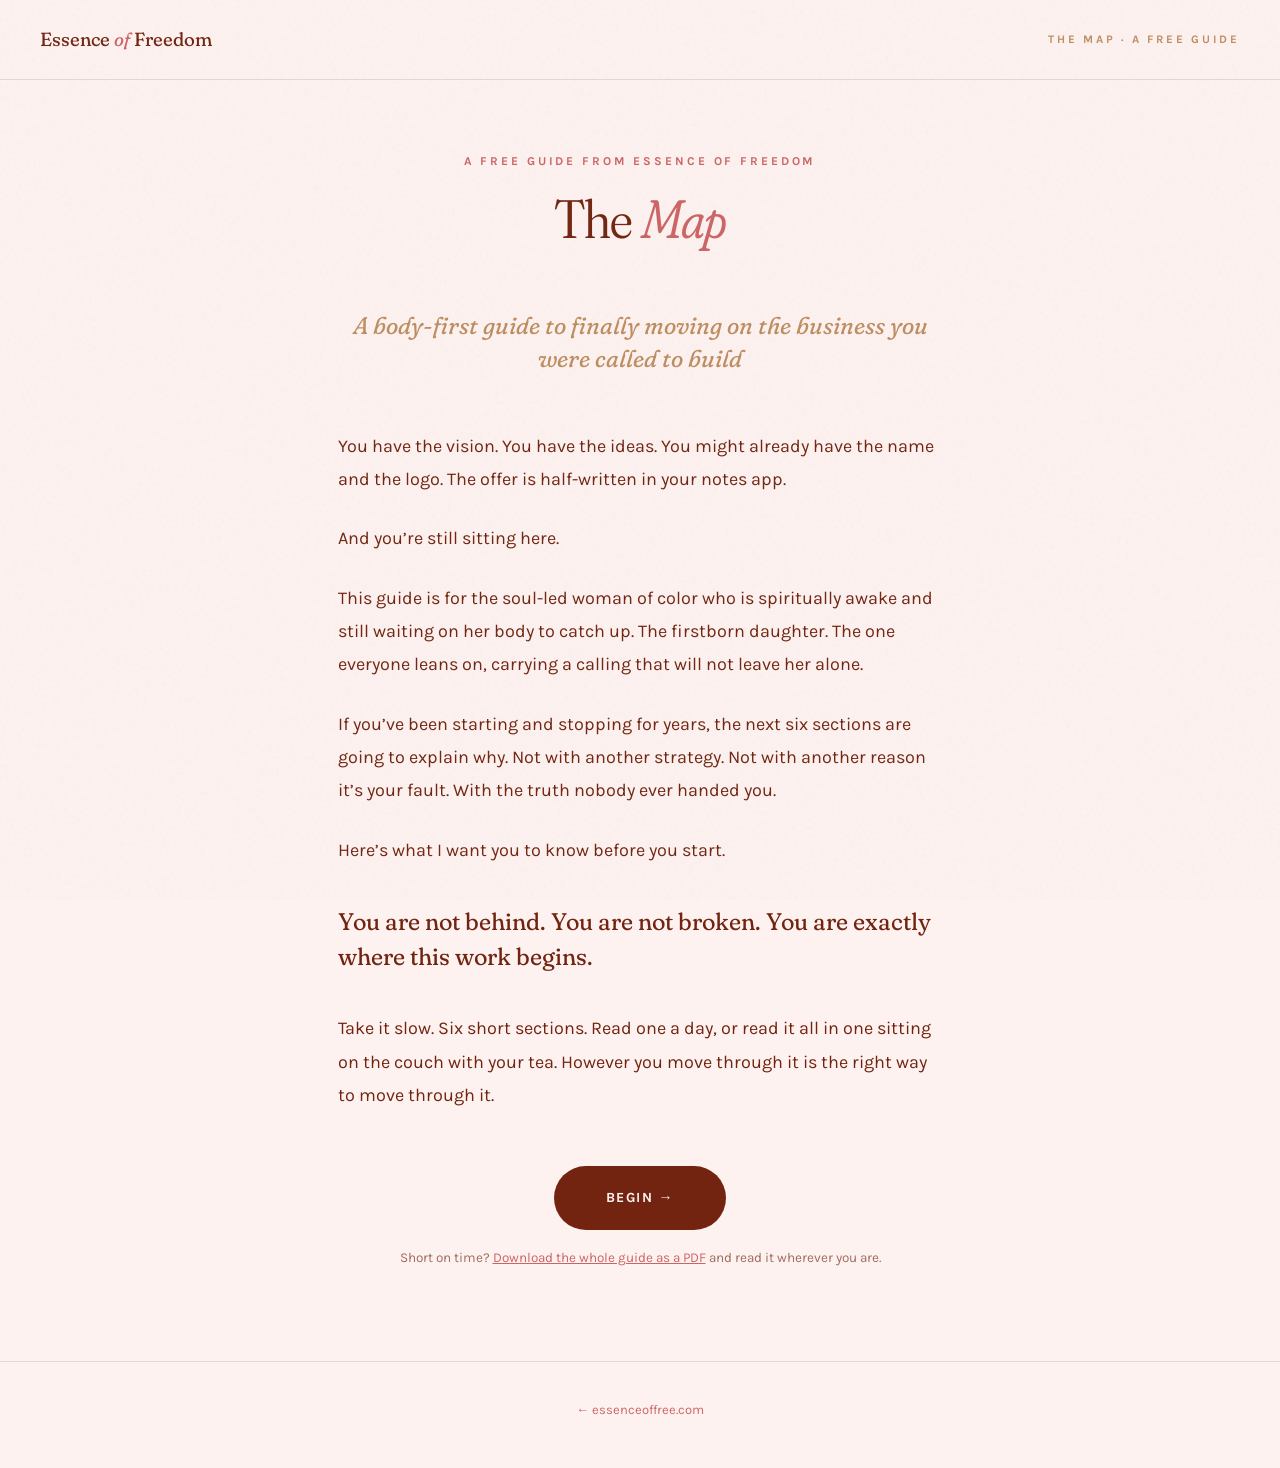
<file: guide/index.html>
<!DOCTYPE html>
<html lang="en">
<head>
<meta charset="UTF-8">
<meta name="viewport" content="width=device-width, initial-scale=1.0">
<title>The Map — A Body-First Guide | Essence of Freedom</title>
<meta name="description" content="A free body-first guide to finally moving on the business you were called to build. For soul-led women of color.">
<link rel="preconnect" href="https://fonts.googleapis.com">
<link rel="preconnect" href="https://fonts.gstatic.com" crossorigin>
<link href="https://fonts.googleapis.com/css2?family=Fraunces:ital,opsz,wght,SOFT,WONK@0,9..144,300..600,0..100,0..1;1,9..144,300..600,0..100,0..1&family=Karla:ital,wght@0,300..700;1,300..700&display=swap" rel="stylesheet">
<link rel="stylesheet" href="guide.css">
</head>
<body>

<header class="g-head">
  <a href="../index.html" class="wordmark">Essence <em>of</em> Freedom</a>
  <span class="g-tag">The Map &middot; A Free Guide</span>
</header>

<main>
  <p class="eyebrow">A free guide from Essence of Freedom</p>
  <h1 class="display cover-title" style="text-align:center;">The <em>Map</em></h1>
  <p class="cover-sub">A body-first guide to finally moving on the business you were called to build</p>

  <article>
    <p>You have the vision. You have the ideas. You might already have the name and the logo. The offer is half-written in your notes app.</p>
    <p>And you&rsquo;re still sitting here.</p>
    <p>This guide is for the soul-led woman of color who is spiritually awake and still waiting on her body to catch up. The firstborn daughter. The one everyone leans on, carrying a calling that will not leave her alone.</p>
    <p>If you&rsquo;ve been starting and stopping for years, the next six sections are going to explain why. Not with another strategy. Not with another reason it&rsquo;s your fault. With the truth nobody ever handed you.</p>
    <p>Here&rsquo;s what I want you to know before you start.</p>
    <p class="land">You are not behind. You are not broken. You are exactly where this work begins.</p>
    <p>Take it slow. Six short sections. Read one a day, or read it all in one sitting on the couch with your tea. However you move through it is the right way to move through it.</p>
  </article>

  <div class="btn-row">
    <a href="1-you-are-not-the-problem.html" class="begin">Begin &rarr;</a>
    <p class="pdf">Short on time? <a href="#">Download the whole guide as a PDF</a> and read it wherever you are.</p>
  </div>
</main>

<footer class="g-foot">
  <a href="../index.html">&larr; essenceoffree.com</a>
</footer>

</body>
</html>
</file>
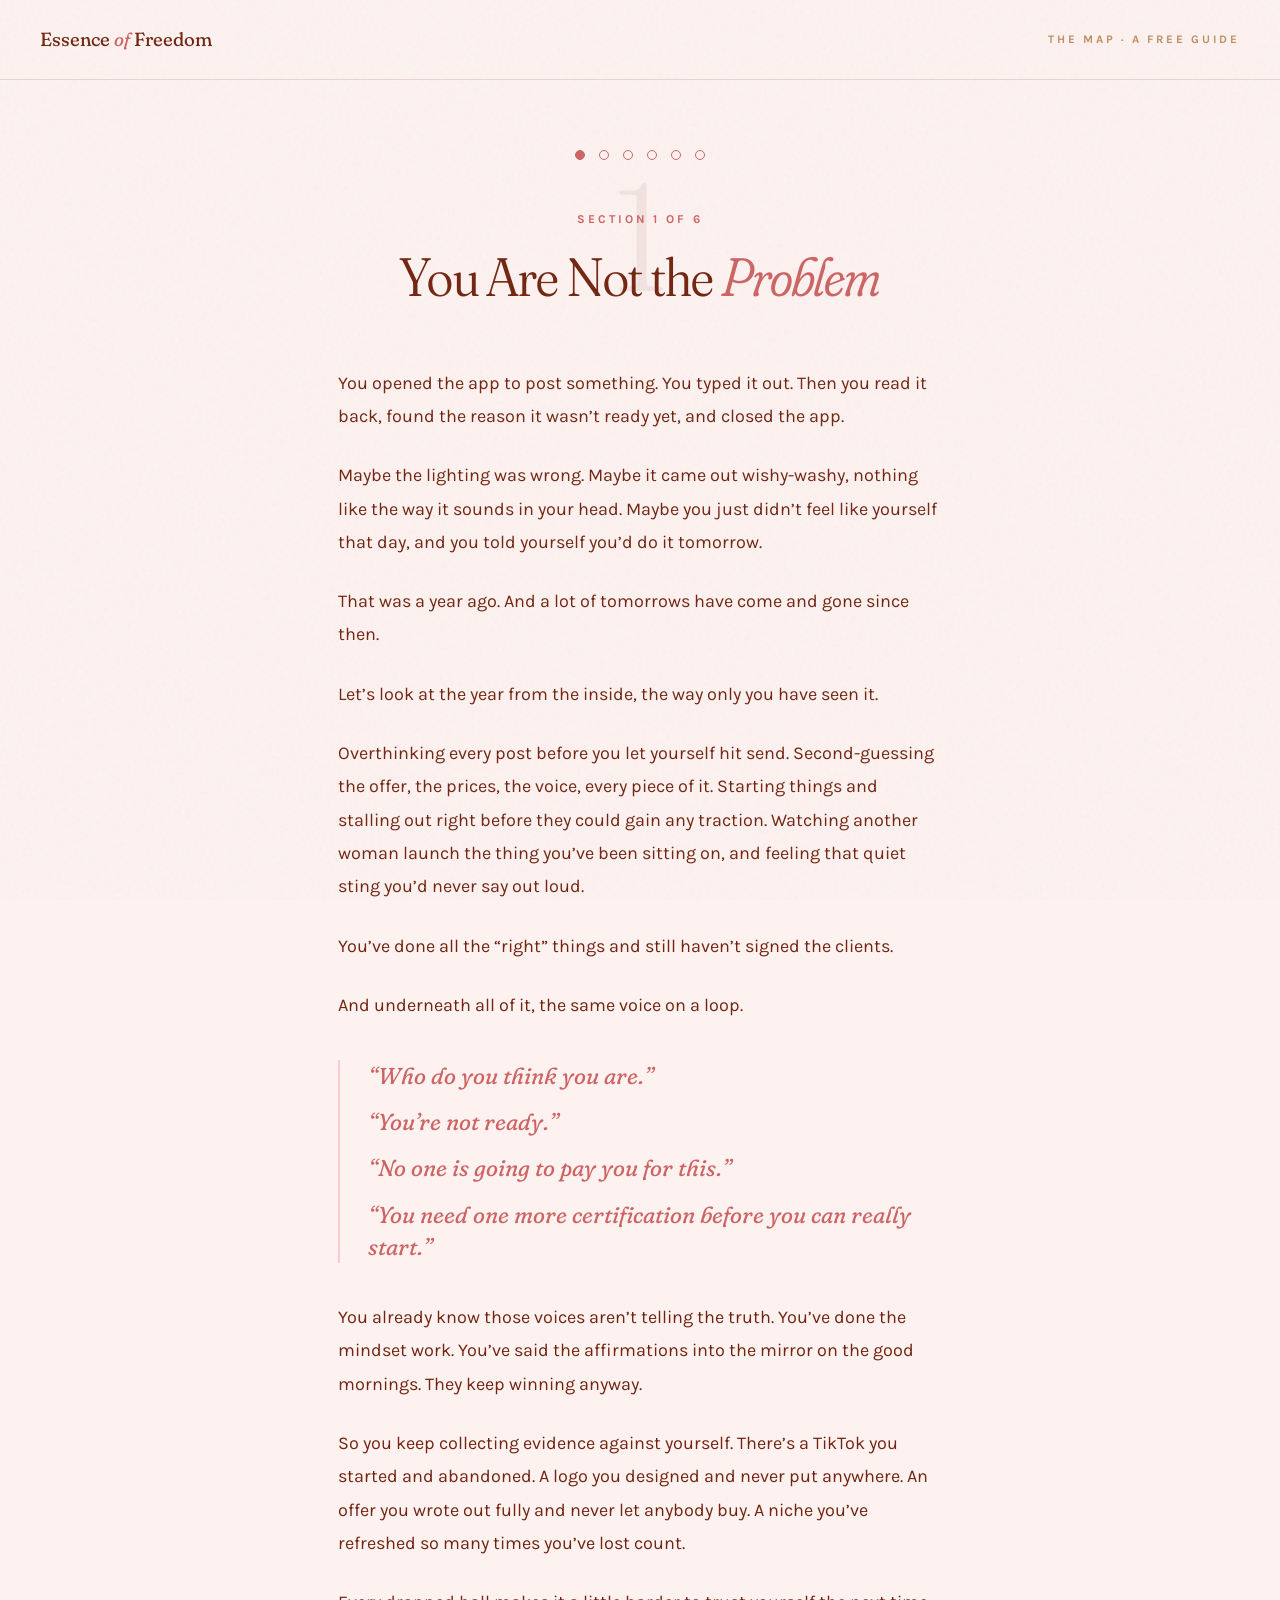
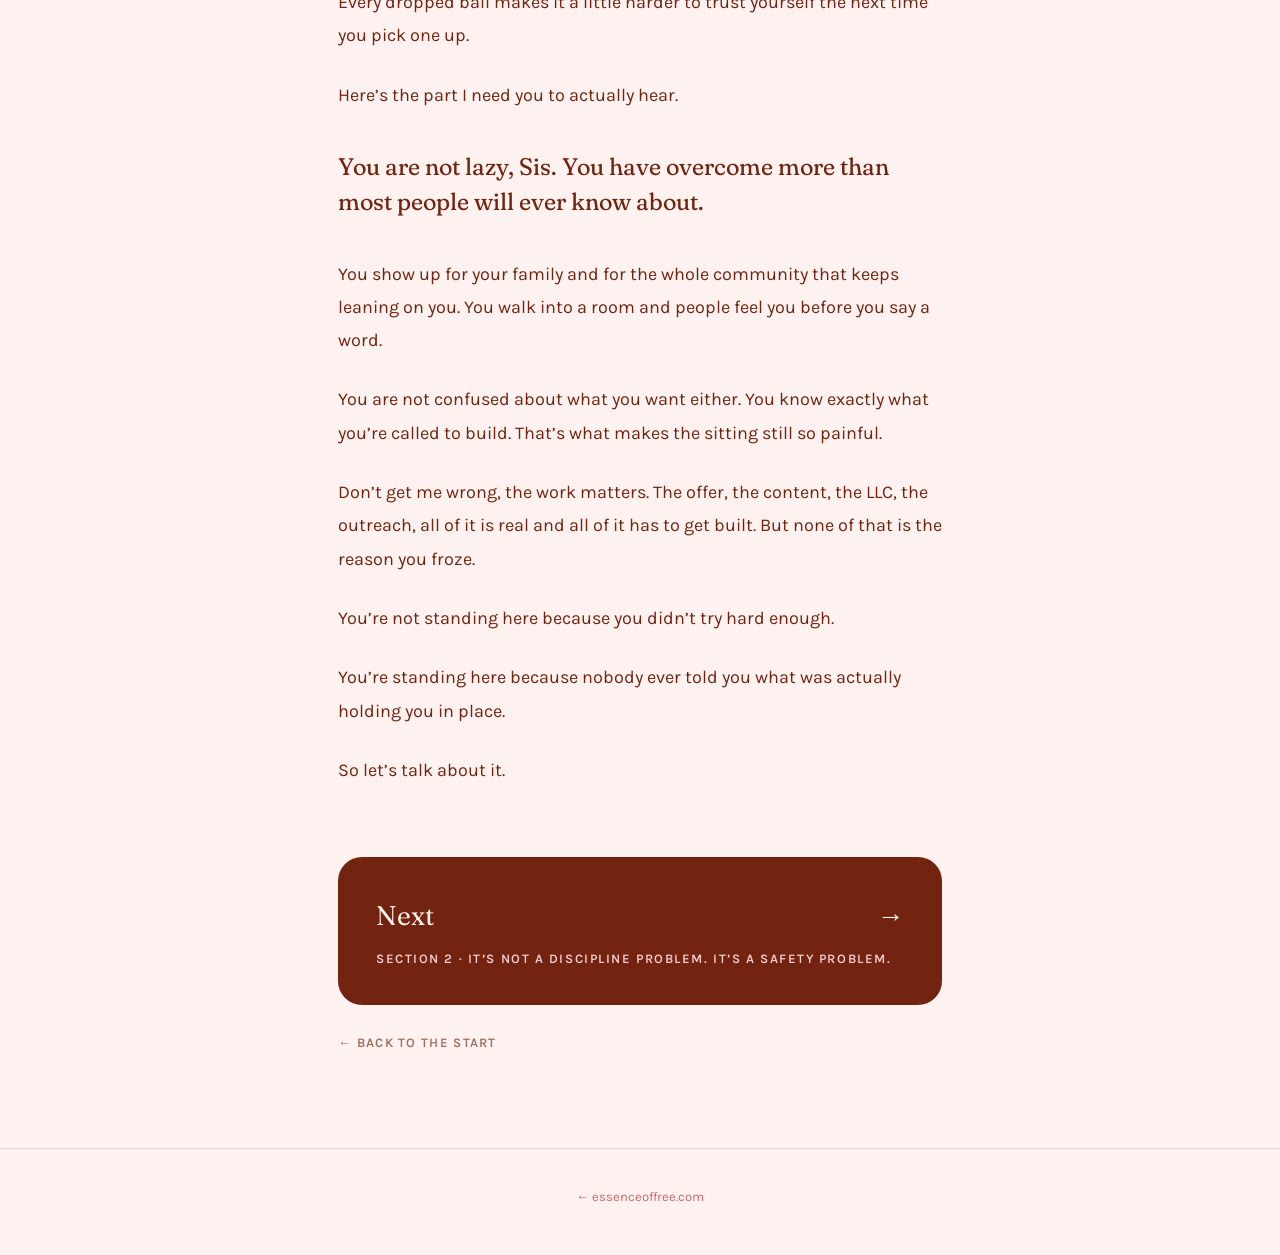
<file: guide/1-you-are-not-the-problem.html>
<!DOCTYPE html>
<html lang="en">
<head>
<meta charset="UTF-8">
<meta name="viewport" content="width=device-width, initial-scale=1.0">
<title>You Are Not the Problem — The Map | Essence of Freedom</title>
<link rel="preconnect" href="https://fonts.googleapis.com">
<link rel="preconnect" href="https://fonts.gstatic.com" crossorigin>
<link href="https://fonts.googleapis.com/css2?family=Fraunces:ital,opsz,wght,SOFT,WONK@0,9..144,300..600,0..100,0..1;1,9..144,300..600,0..100,0..1&family=Karla:ital,wght@0,300..700;1,300..700&display=swap" rel="stylesheet">
<link rel="stylesheet" href="guide.css">
</head>
<body>

<header class="g-head">
  <a href="../index.html" class="wordmark">Essence <em>of</em> Freedom</a>
  <span class="g-tag">The Map &middot; A Free Guide</span>
</header>

<main>
  <div class="dots"><span class="now"></span><span></span><span></span><span></span><span></span><span></span></div>
  <p class="eyebrow">Section 1 of 6</p>
  <h1 class="display"><span class="chap-num">1</span>You Are Not the <em>Problem</em></h1>

  <article>
    <p>You opened the app to post something. You typed it out. Then you read it back, found the reason it wasn&rsquo;t ready yet, and closed the app.</p>
    <p>Maybe the lighting was wrong. Maybe it came out wishy-washy, nothing like the way it sounds in your head. Maybe you just didn&rsquo;t feel like yourself that day, and you told yourself you&rsquo;d do it tomorrow.</p>
    <p>That was a year ago. And a lot of tomorrows have come and gone since then.</p>
    <p>Let&rsquo;s look at the year from the inside, the way only you have seen it.</p>
    <p>Overthinking every post before you let yourself hit send. Second-guessing the offer, the prices, the voice, every piece of it. Starting things and stalling out right before they could gain any traction. Watching another woman launch the thing you&rsquo;ve been sitting on, and feeling that quiet sting you&rsquo;d never say out loud.</p>
    <p>You&rsquo;ve done all the &ldquo;right&rdquo; things and still haven&rsquo;t signed the clients.</p>
    <p>And underneath all of it, the same voice on a loop.</p>
    <div class="loop">
      <p>&ldquo;Who do you think you are.&rdquo;</p>
      <p>&ldquo;You&rsquo;re not ready.&rdquo;</p>
      <p>&ldquo;No one is going to pay you for this.&rdquo;</p>
      <p>&ldquo;You need one more certification before you can really start.&rdquo;</p>
    </div>
    <p>You already know those voices aren&rsquo;t telling the truth. You&rsquo;ve done the mindset work. You&rsquo;ve said the affirmations into the mirror on the good mornings. They keep winning anyway.</p>
    <p>So you keep collecting evidence against yourself. There&rsquo;s a TikTok you started and abandoned. A logo you designed and never put anywhere. An offer you wrote out fully and never let anybody buy. A niche you&rsquo;ve refreshed so many times you&rsquo;ve lost count.</p>
    <p>Every dropped ball makes it a little harder to trust yourself the next time you pick one up.</p>
    <p>Here&rsquo;s the part I need you to actually hear.</p>
    <p class="land">You are not lazy, Sis. You have overcome more than most people will ever know about.</p>
    <p>You show up for your family and for the whole community that keeps leaning on you. You walk into a room and people feel you before you say a word.</p>
    <p>You are not confused about what you want either. You know exactly what you&rsquo;re called to build. That&rsquo;s what makes the sitting still so painful.</p>
    <p>Don&rsquo;t get me wrong, the work matters. The offer, the content, the LLC, the outreach, all of it is real and all of it has to get built. But none of that is the reason you froze.</p>
    <p>You&rsquo;re not standing here because you didn&rsquo;t try hard enough.</p>
    <p>You&rsquo;re standing here because nobody ever told you what was actually holding you in place.</p>
    <p>So let&rsquo;s talk about it.</p>
  </article>

  <a href="2-the-safety-problem.html" class="next">
    <span class="next-label">Next <span>&rarr;</span></span>
    <span class="next-sub">Section 2 &middot; It&rsquo;s Not a Discipline Problem. It&rsquo;s a Safety Problem.</span>
  </a>
  <a href="index.html" class="back">&larr; Back to the start</a>
</main>

<footer class="g-foot">
  <a href="../index.html">&larr; essenceoffree.com</a>
</footer>

</body>
</html>
</file>
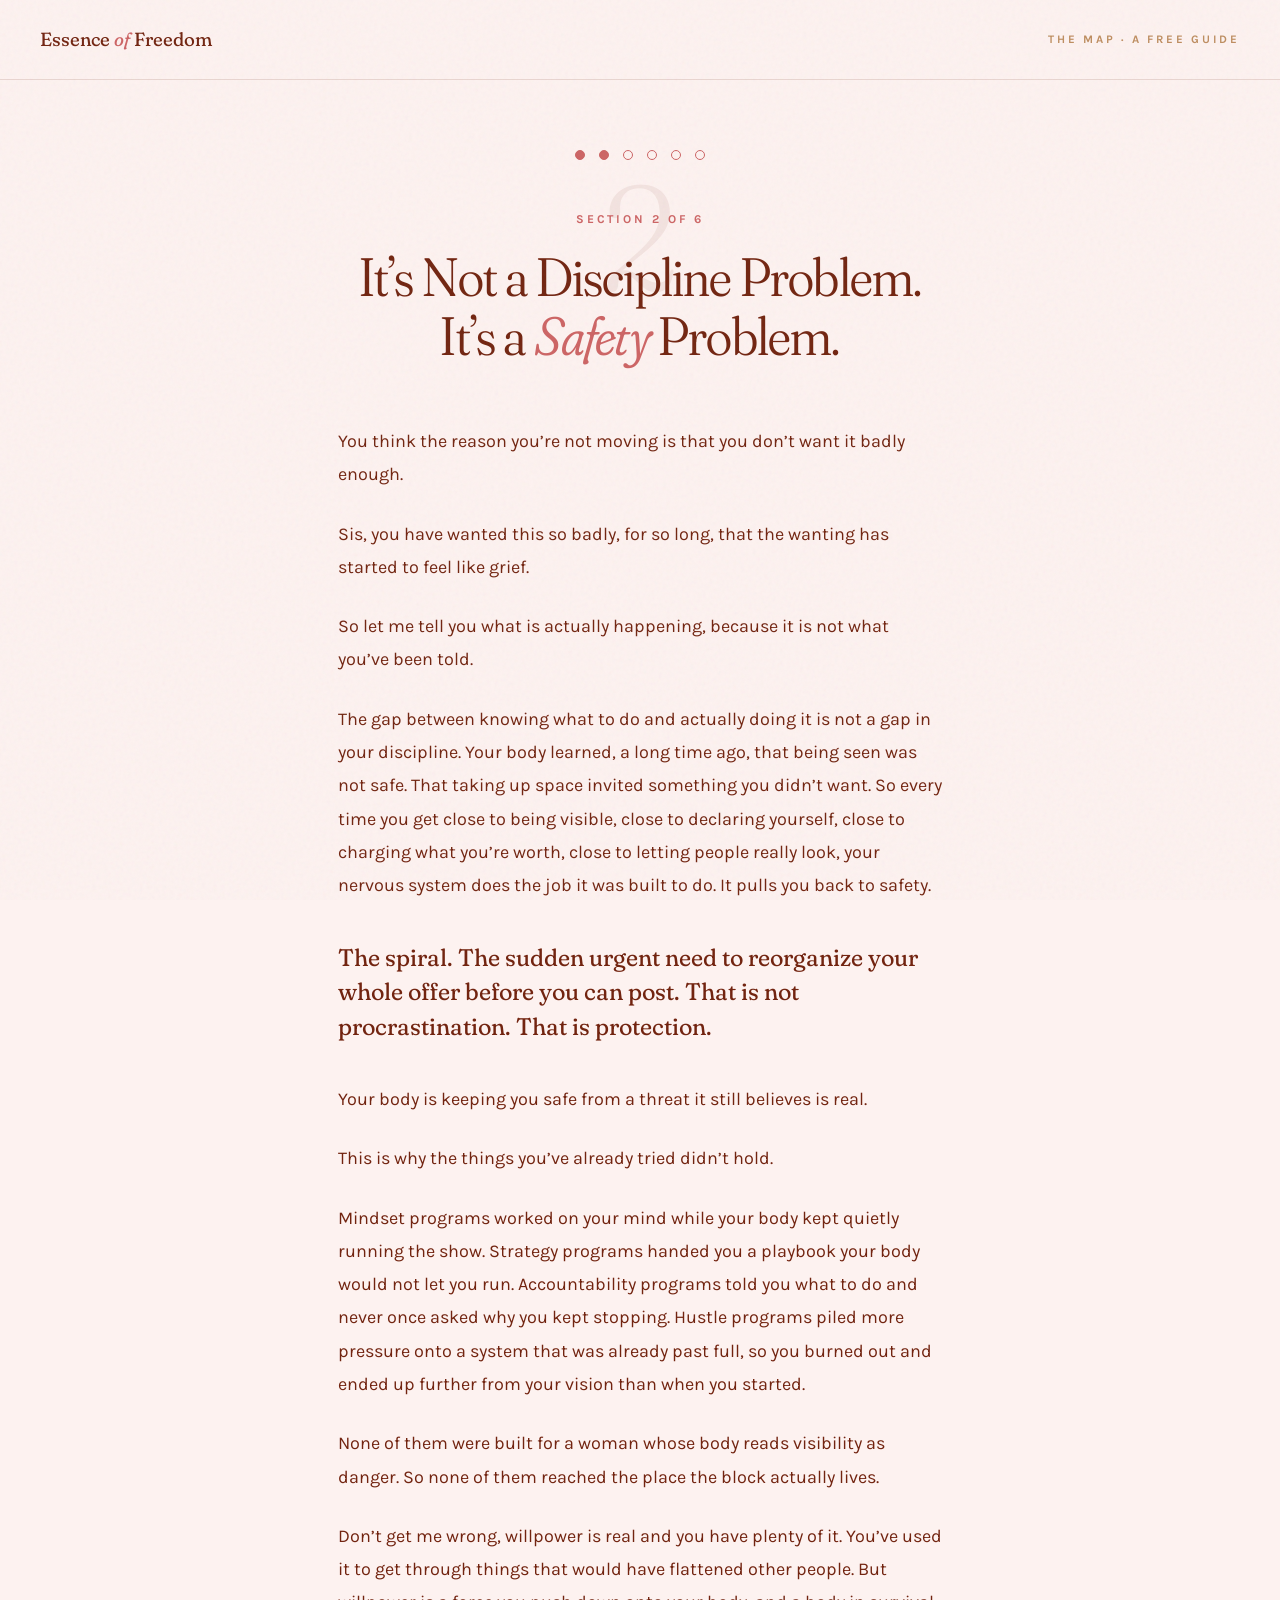
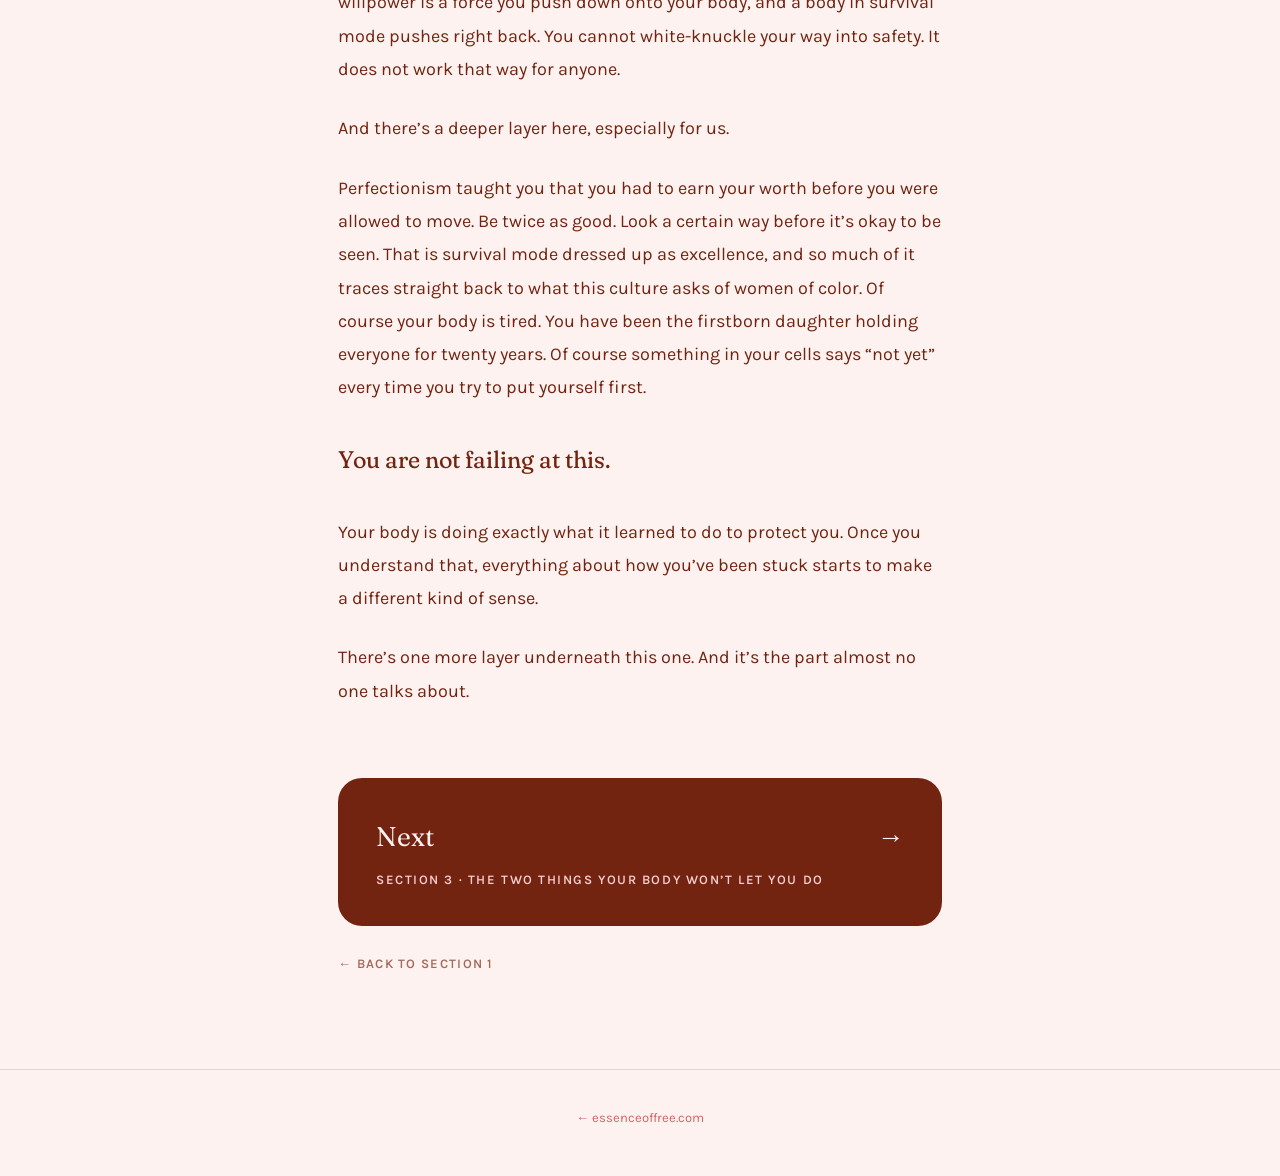
<file: guide/2-the-safety-problem.html>
<!DOCTYPE html>
<html lang="en">
<head>
<meta charset="UTF-8">
<meta name="viewport" content="width=device-width, initial-scale=1.0">
<title>It&rsquo;s Not a Discipline Problem. It&rsquo;s a Safety Problem. — The Map | Essence of Freedom</title>
<link rel="preconnect" href="https://fonts.googleapis.com">
<link rel="preconnect" href="https://fonts.gstatic.com" crossorigin>
<link href="https://fonts.googleapis.com/css2?family=Fraunces:ital,opsz,wght,SOFT,WONK@0,9..144,300..600,0..100,0..1;1,9..144,300..600,0..100,0..1&family=Karla:ital,wght@0,300..700;1,300..700&display=swap" rel="stylesheet">
<link rel="stylesheet" href="guide.css">
</head>
<body>

<header class="g-head">
  <a href="../index.html" class="wordmark">Essence <em>of</em> Freedom</a>
  <span class="g-tag">The Map &middot; A Free Guide</span>
</header>

<main>
  <div class="dots"><span class="done"></span><span class="now"></span><span></span><span></span><span></span><span></span></div>
  <p class="eyebrow">Section 2 of 6</p>
  <h1 class="display"><span class="chap-num">2</span>It&rsquo;s Not a Discipline Problem. It&rsquo;s a <em>Safety</em> Problem.</h1>

  <article>
    <p>You think the reason you&rsquo;re not moving is that you don&rsquo;t want it badly enough.</p>
    <p>Sis, you have wanted this so badly, for so long, that the wanting has started to feel like grief.</p>
    <p>So let me tell you what is actually happening, because it is not what you&rsquo;ve been told.</p>
    <p>The gap between knowing what to do and actually doing it is not a gap in your discipline. Your body learned, a long time ago, that being seen was not safe. That taking up space invited something you didn&rsquo;t want. So every time you get close to being visible, close to declaring yourself, close to charging what you&rsquo;re worth, close to letting people really look, your nervous system does the job it was built to do. It pulls you back to safety.</p>
    <p class="land">The spiral. The sudden urgent need to reorganize your whole offer before you can post. That is not procrastination. That is protection.</p>
    <p>Your body is keeping you safe from a threat it still believes is real.</p>
    <p>This is why the things you&rsquo;ve already tried didn&rsquo;t hold.</p>
    <p>Mindset programs worked on your mind while your body kept quietly running the show. Strategy programs handed you a playbook your body would not let you run. Accountability programs told you what to do and never once asked why you kept stopping. Hustle programs piled more pressure onto a system that was already past full, so you burned out and ended up further from your vision than when you started.</p>
    <p>None of them were built for a woman whose body reads visibility as danger. So none of them reached the place the block actually lives.</p>
    <p>Don&rsquo;t get me wrong, willpower is real and you have plenty of it. You&rsquo;ve used it to get through things that would have flattened other people. But willpower is a force you push down onto your body, and a body in survival mode pushes right back. You cannot white-knuckle your way into safety. It does not work that way for anyone.</p>
    <p>And there&rsquo;s a deeper layer here, especially for us.</p>
    <p>Perfectionism taught you that you had to earn your worth before you were allowed to move. Be twice as good. Look a certain way before it&rsquo;s okay to be seen. That is survival mode dressed up as excellence, and so much of it traces straight back to what this culture asks of women of color. Of course your body is tired. You have been the firstborn daughter holding everyone for twenty years. Of course something in your cells says &ldquo;not yet&rdquo; every time you try to put yourself first.</p>
    <p class="land">You are not failing at this.</p>
    <p>Your body is doing exactly what it learned to do to protect you. Once you understand that, everything about how you&rsquo;ve been stuck starts to make a different kind of sense.</p>
    <p>There&rsquo;s one more layer underneath this one. And it&rsquo;s the part almost no one talks about.</p>
  </article>

  <a href="3-seen-and-paid.html" class="next">
    <span class="next-label">Next <span>&rarr;</span></span>
    <span class="next-sub">Section 3 &middot; The Two Things Your Body Won&rsquo;t Let You Do</span>
  </a>
  <a href="1-you-are-not-the-problem.html" class="back">&larr; Back to Section 1</a>
</main>

<footer class="g-foot">
  <a href="../index.html">&larr; essenceoffree.com</a>
</footer>

</body>
</html>
</file>
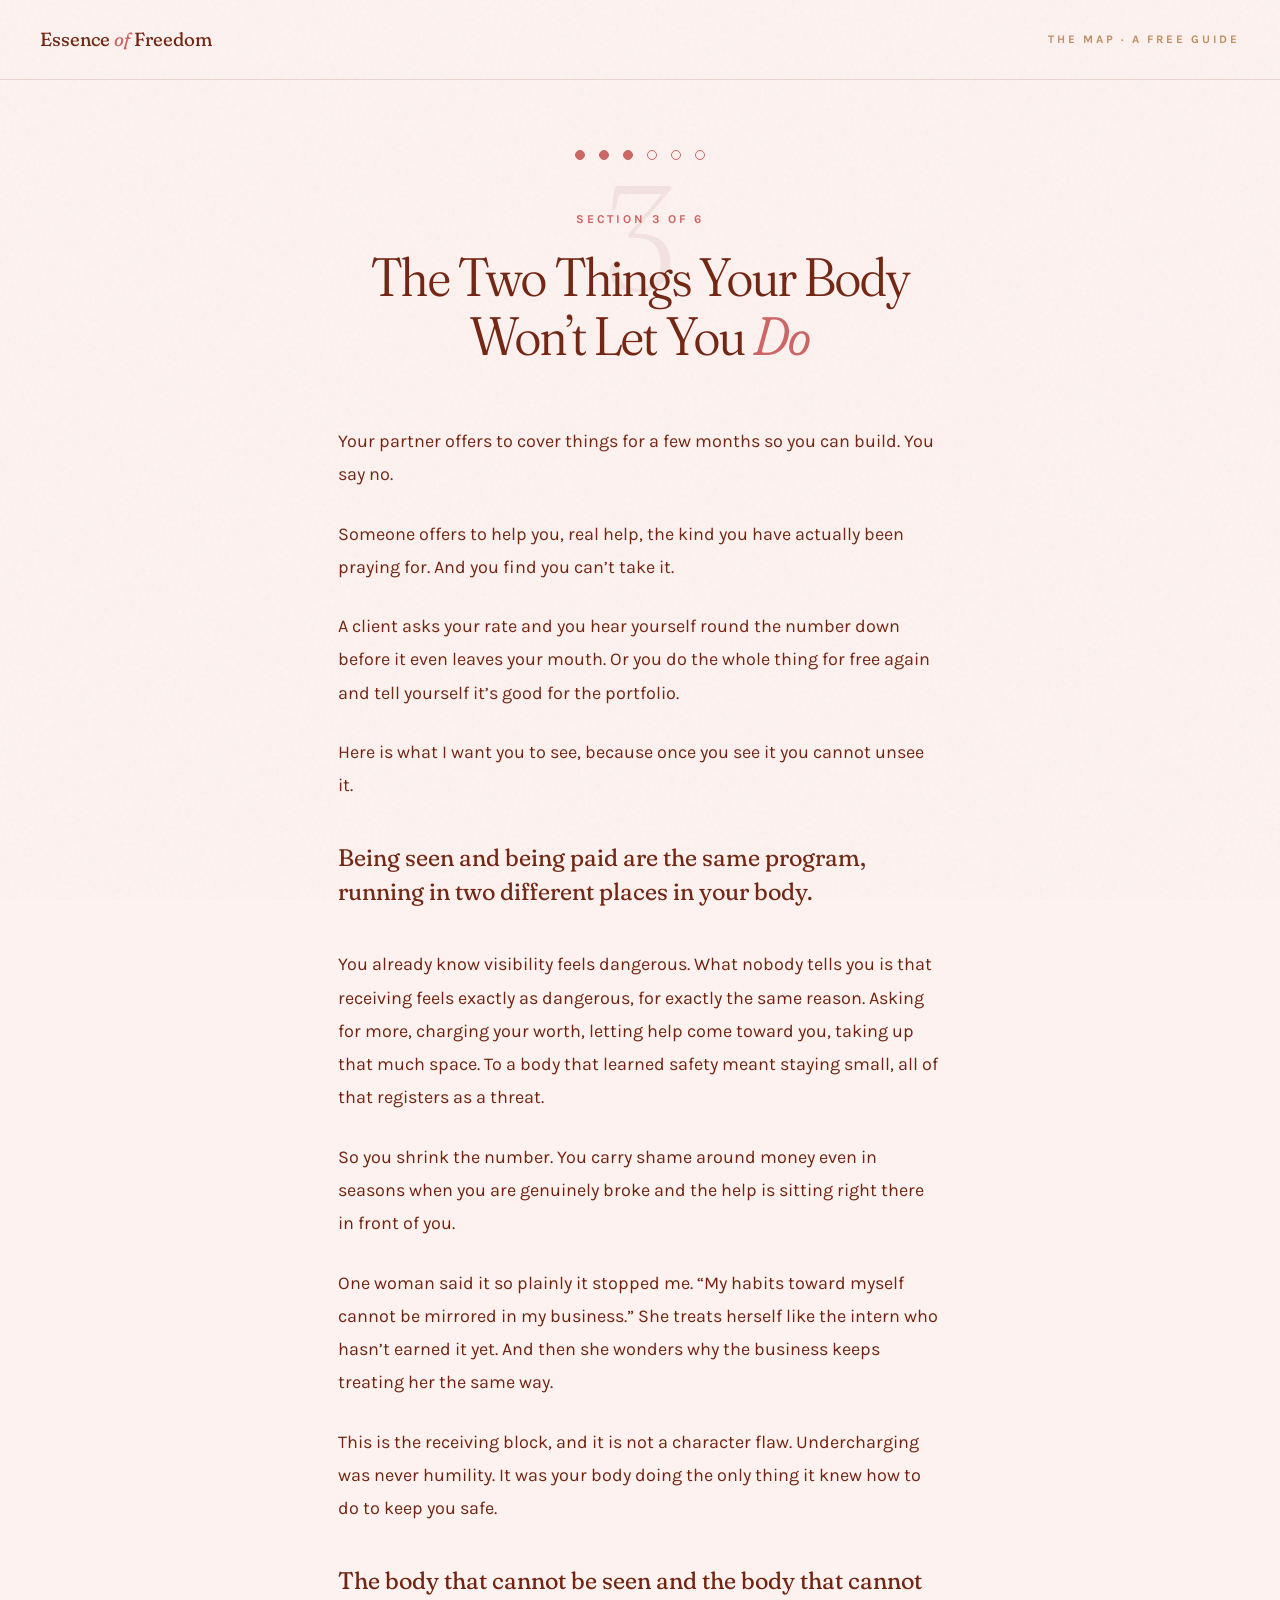
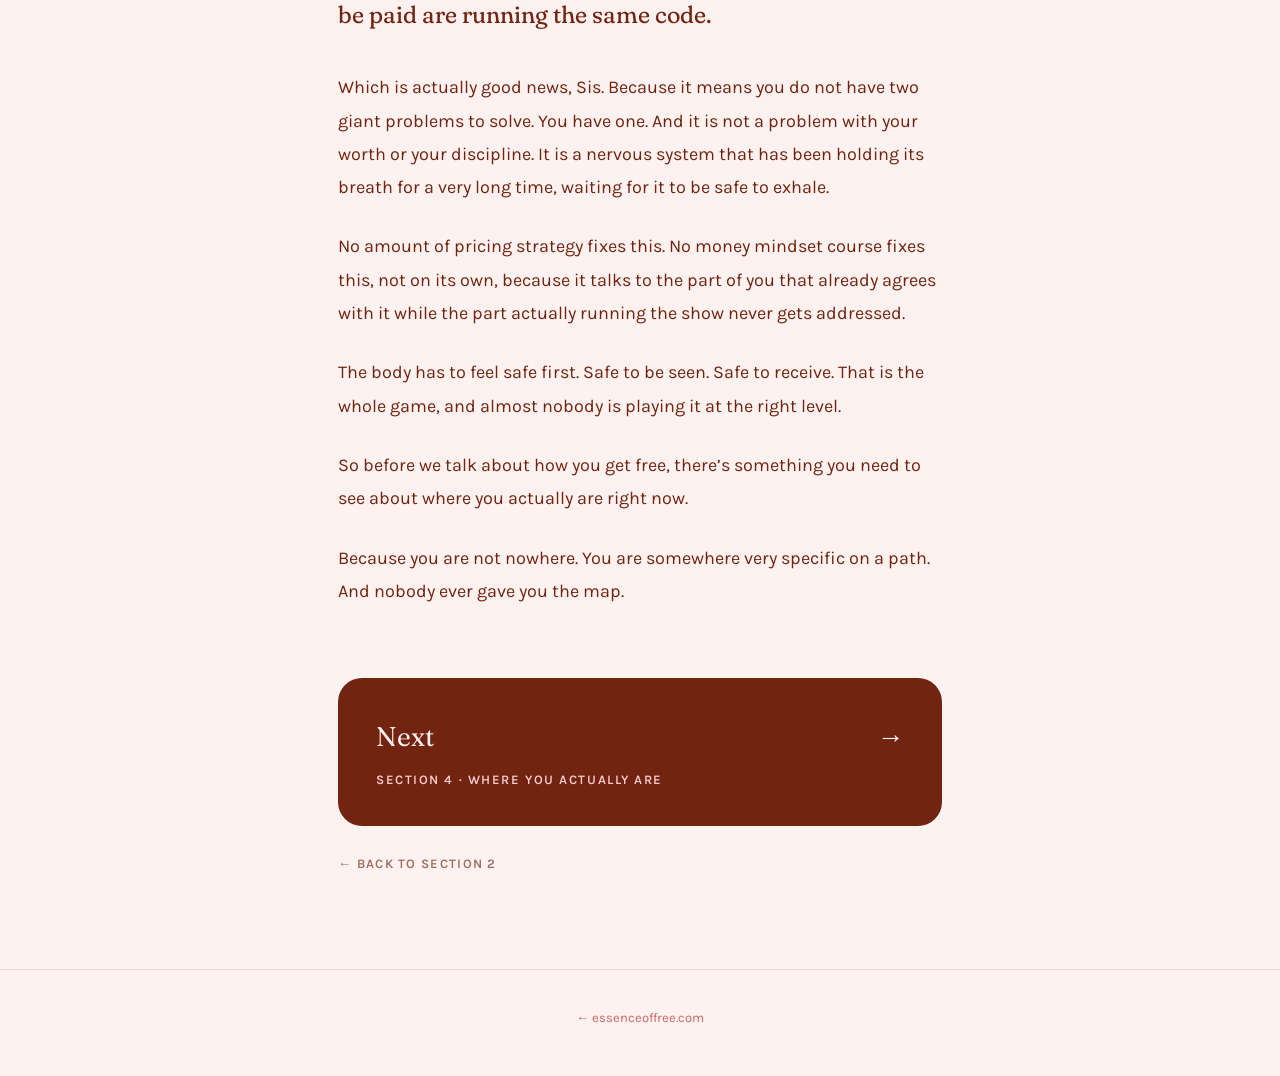
<file: guide/3-seen-and-paid.html>
<!DOCTYPE html>
<html lang="en">
<head>
<meta charset="UTF-8">
<meta name="viewport" content="width=device-width, initial-scale=1.0">
<title>The Two Things Your Body Won&rsquo;t Let You Do — The Map | Essence of Freedom</title>
<link rel="preconnect" href="https://fonts.googleapis.com">
<link rel="preconnect" href="https://fonts.gstatic.com" crossorigin>
<link href="https://fonts.googleapis.com/css2?family=Fraunces:ital,opsz,wght,SOFT,WONK@0,9..144,300..600,0..100,0..1;1,9..144,300..600,0..100,0..1&family=Karla:ital,wght@0,300..700;1,300..700&display=swap" rel="stylesheet">
<link rel="stylesheet" href="guide.css">
</head>
<body>

<header class="g-head">
  <a href="../index.html" class="wordmark">Essence <em>of</em> Freedom</a>
  <span class="g-tag">The Map &middot; A Free Guide</span>
</header>

<main>
  <div class="dots"><span class="done"></span><span class="done"></span><span class="now"></span><span></span><span></span><span></span></div>
  <p class="eyebrow">Section 3 of 6</p>
  <h1 class="display"><span class="chap-num">3</span>The Two Things Your Body Won&rsquo;t Let You <em>Do</em></h1>

  <article>
    <p>Your partner offers to cover things for a few months so you can build. You say no.</p>
    <p>Someone offers to help you, real help, the kind you have actually been praying for. And you find you can&rsquo;t take it.</p>
    <p>A client asks your rate and you hear yourself round the number down before it even leaves your mouth. Or you do the whole thing for free again and tell yourself it&rsquo;s good for the portfolio.</p>
    <p>Here is what I want you to see, because once you see it you cannot unsee it.</p>
    <p class="land">Being seen and being paid are the same program, running in two different places in your body.</p>
    <p>You already know visibility feels dangerous. What nobody tells you is that receiving feels exactly as dangerous, for exactly the same reason. Asking for more, charging your worth, letting help come toward you, taking up that much space. To a body that learned safety meant staying small, all of that registers as a threat.</p>
    <p>So you shrink the number. You carry shame around money even in seasons when you are genuinely broke and the help is sitting right there in front of you.</p>
    <p>One woman said it so plainly it stopped me. &ldquo;My habits toward myself cannot be mirrored in my business.&rdquo; She treats herself like the intern who hasn&rsquo;t earned it yet. And then she wonders why the business keeps treating her the same way.</p>
    <p>This is the receiving block, and it is not a character flaw. Undercharging was never humility. It was your body doing the only thing it knew how to do to keep you safe.</p>
    <p class="land">The body that cannot be seen and the body that cannot be paid are running the same code.</p>
    <p>Which is actually good news, Sis. Because it means you do not have two giant problems to solve. You have one. And it is not a problem with your worth or your discipline. It is a nervous system that has been holding its breath for a very long time, waiting for it to be safe to exhale.</p>
    <p>No amount of pricing strategy fixes this. No money mindset course fixes this, not on its own, because it talks to the part of you that already agrees with it while the part actually running the show never gets addressed.</p>
    <p>The body has to feel safe first. Safe to be seen. Safe to receive. That is the whole game, and almost nobody is playing it at the right level.</p>
    <p>So before we talk about how you get free, there&rsquo;s something you need to see about where you actually are right now.</p>
    <p>Because you are not nowhere. You are somewhere very specific on a path. And nobody ever gave you the map.</p>
  </article>

  <a href="4-the-map.html" class="next">
    <span class="next-label">Next <span>&rarr;</span></span>
    <span class="next-sub">Section 4 &middot; Where You Actually Are</span>
  </a>
  <a href="2-the-safety-problem.html" class="back">&larr; Back to Section 2</a>
</main>

<footer class="g-foot">
  <a href="../index.html">&larr; essenceoffree.com</a>
</footer>

</body>
</html>
</file>
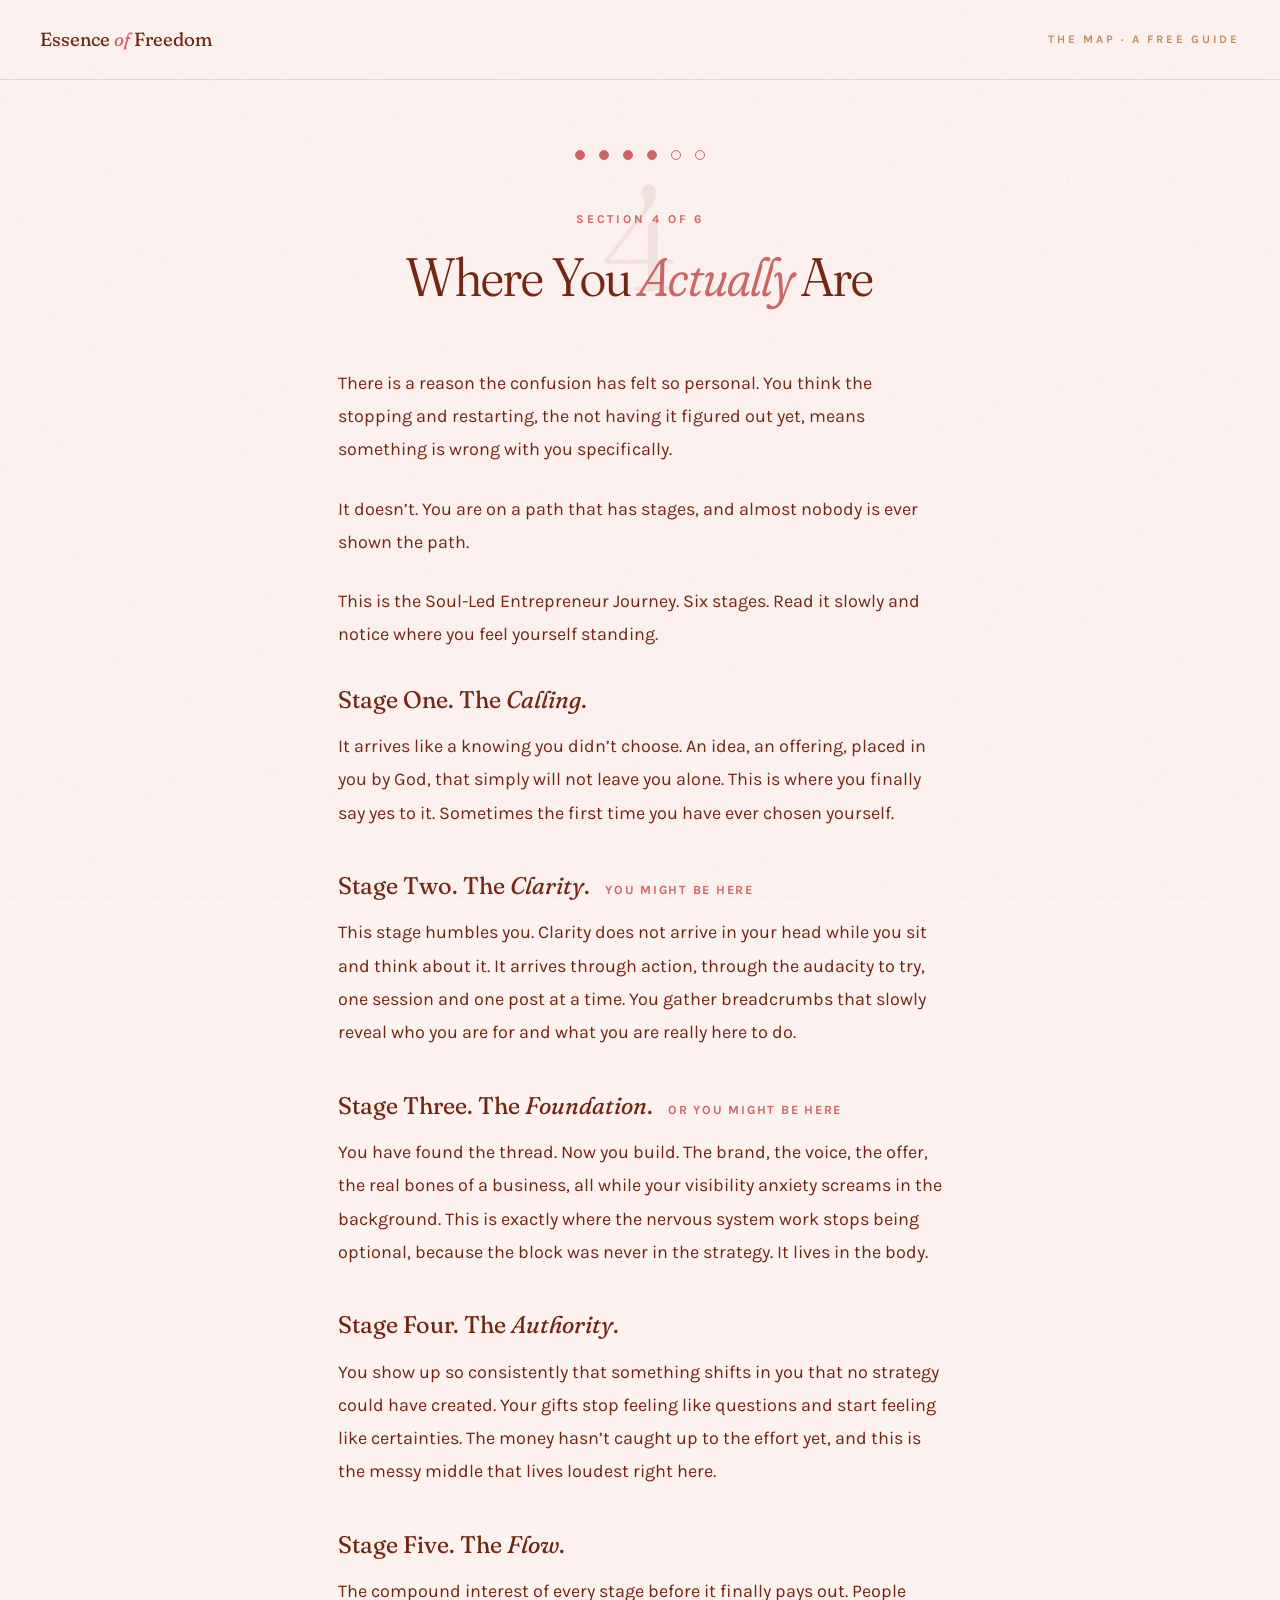
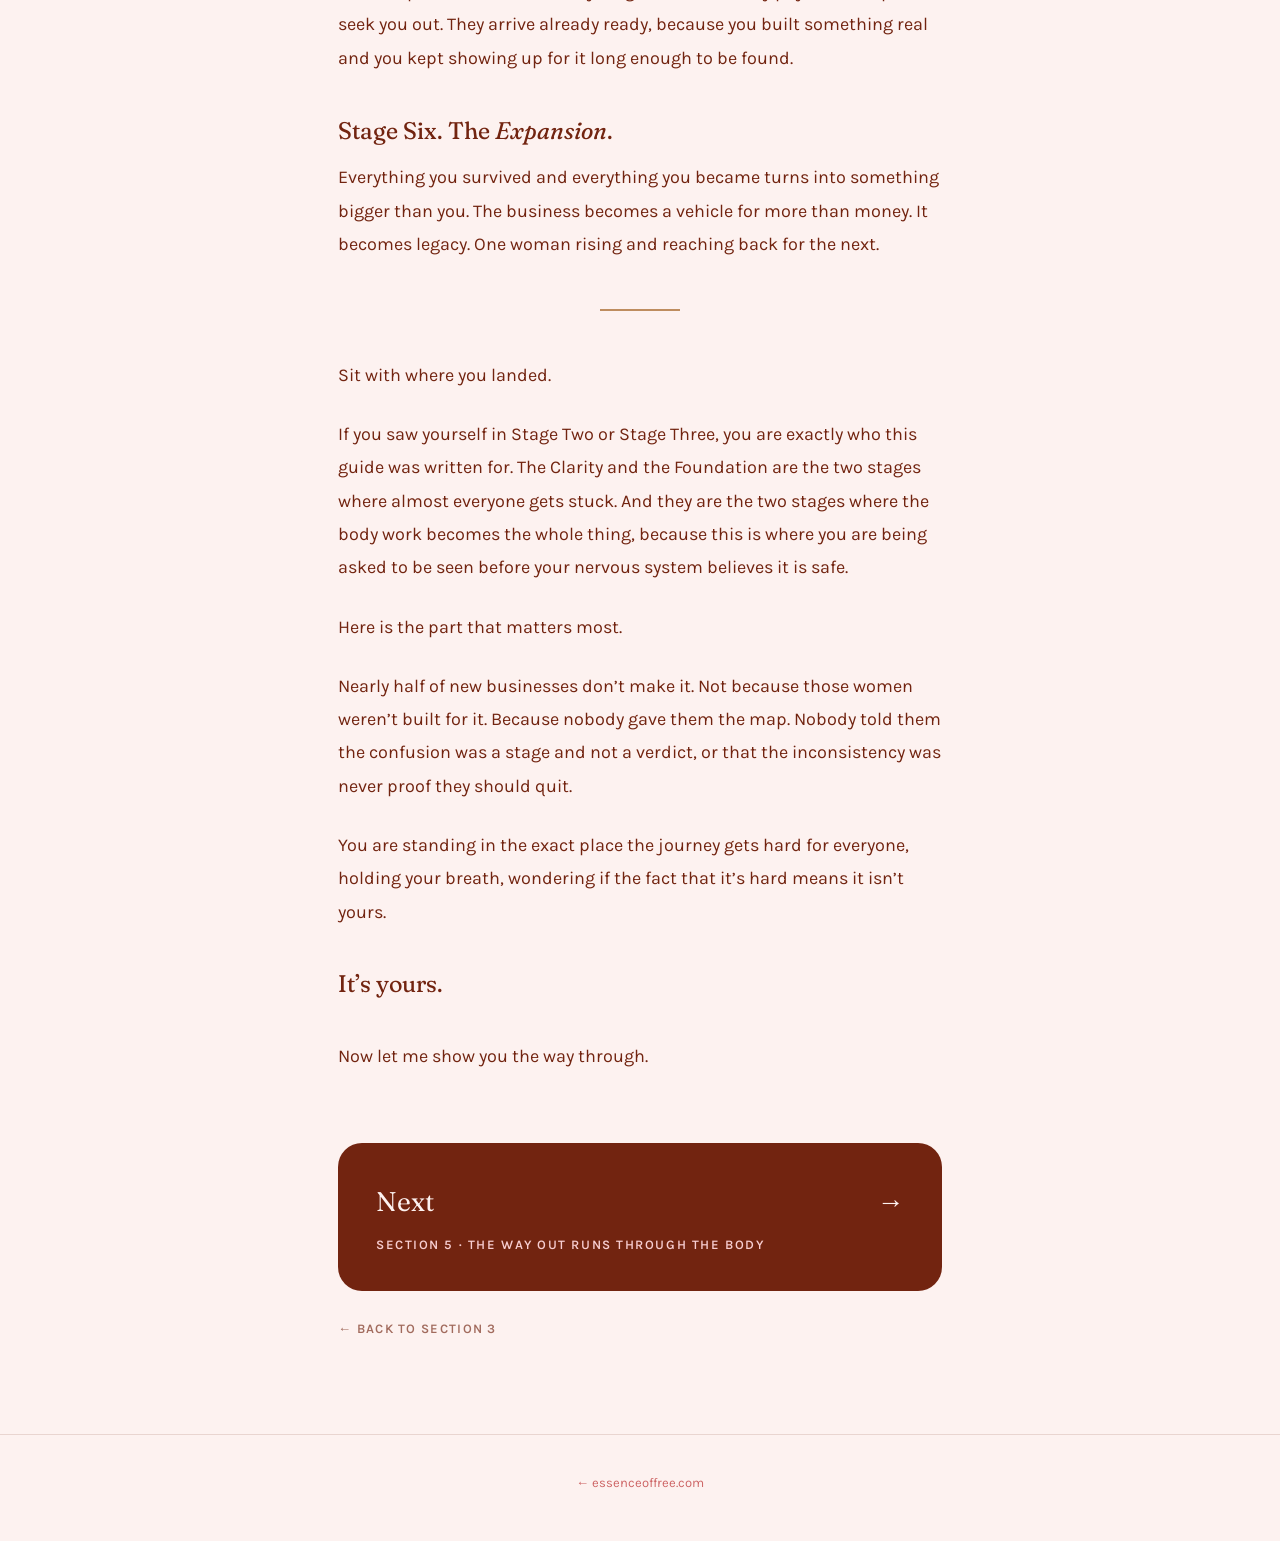
<file: guide/4-the-map.html>
<!DOCTYPE html>
<html lang="en">
<head>
<meta charset="UTF-8">
<meta name="viewport" content="width=device-width, initial-scale=1.0">
<title>Where You Actually Are — The Map | Essence of Freedom</title>
<link rel="preconnect" href="https://fonts.googleapis.com">
<link rel="preconnect" href="https://fonts.gstatic.com" crossorigin>
<link href="https://fonts.googleapis.com/css2?family=Fraunces:ital,opsz,wght,SOFT,WONK@0,9..144,300..600,0..100,0..1;1,9..144,300..600,0..100,0..1&family=Karla:ital,wght@0,300..700;1,300..700&display=swap" rel="stylesheet">
<link rel="stylesheet" href="guide.css">
</head>
<body>

<header class="g-head">
  <a href="../index.html" class="wordmark">Essence <em>of</em> Freedom</a>
  <span class="g-tag">The Map &middot; A Free Guide</span>
</header>

<main>
  <div class="dots"><span class="done"></span><span class="done"></span><span class="done"></span><span class="now"></span><span></span><span></span></div>
  <p class="eyebrow">Section 4 of 6</p>
  <h1 class="display"><span class="chap-num">4</span>Where You <em>Actually</em> Are</h1>

  <article>
    <p>There is a reason the confusion has felt so personal. You think the stopping and restarting, the not having it figured out yet, means something is wrong with you specifically.</p>
    <p>It doesn&rsquo;t. You are on a path that has stages, and almost nobody is ever shown the path.</p>
    <p>This is the Soul-Led Entrepreneur Journey. Six stages. Read it slowly and notice where you feel yourself standing.</p>

    <div class="stage">
      <h3>Stage One. The <em>Calling</em>.</h3>
      <p>It arrives like a knowing you didn&rsquo;t choose. An idea, an offering, placed in you by God, that simply will not leave you alone. This is where you finally say yes to it. Sometimes the first time you have ever chosen yourself.</p>
    </div>
    <div class="stage">
      <h3>Stage Two. The <em>Clarity</em>. <span class="you-are">you might be here</span></h3>
      <p>This stage humbles you. Clarity does not arrive in your head while you sit and think about it. It arrives through action, through the audacity to try, one session and one post at a time. You gather breadcrumbs that slowly reveal who you are for and what you are really here to do.</p>
    </div>
    <div class="stage">
      <h3>Stage Three. The <em>Foundation</em>. <span class="you-are">or you might be here</span></h3>
      <p>You have found the thread. Now you build. The brand, the voice, the offer, the real bones of a business, all while your visibility anxiety screams in the background. This is exactly where the nervous system work stops being optional, because the block was never in the strategy. It lives in the body.</p>
    </div>
    <div class="stage">
      <h3>Stage Four. The <em>Authority</em>.</h3>
      <p>You show up so consistently that something shifts in you that no strategy could have created. Your gifts stop feeling like questions and start feeling like certainties. The money hasn&rsquo;t caught up to the effort yet, and this is the messy middle that lives loudest right here.</p>
    </div>
    <div class="stage">
      <h3>Stage Five. The <em>Flow</em>.</h3>
      <p>The compound interest of every stage before it finally pays out. People seek you out. They arrive already ready, because you built something real and you kept showing up for it long enough to be found.</p>
    </div>
    <div class="stage">
      <h3>Stage Six. The <em>Expansion</em>.</h3>
      <p>Everything you survived and everything you became turns into something bigger than you. The business becomes a vehicle for more than money. It becomes legacy. One woman rising and reaching back for the next.</p>
    </div>

    <hr>

    <p>Sit with where you landed.</p>
    <p>If you saw yourself in Stage Two or Stage Three, you are exactly who this guide was written for. The Clarity and the Foundation are the two stages where almost everyone gets stuck. And they are the two stages where the body work becomes the whole thing, because this is where you are being asked to be seen before your nervous system believes it is safe.</p>
    <p>Here is the part that matters most.</p>
    <p>Nearly half of new businesses don&rsquo;t make it. Not because those women weren&rsquo;t built for it. Because nobody gave them the map. Nobody told them the confusion was a stage and not a verdict, or that the inconsistency was never proof they should quit.</p>
    <p>You are standing in the exact place the journey gets hard for everyone, holding your breath, wondering if the fact that it&rsquo;s hard means it isn&rsquo;t yours.</p>
    <p class="land">It&rsquo;s yours.</p>
    <p>Now let me show you the way through.</p>
  </article>

  <a href="5-the-way-out.html" class="next">
    <span class="next-label">Next <span>&rarr;</span></span>
    <span class="next-sub">Section 5 &middot; The Way Out Runs Through the Body</span>
  </a>
  <a href="3-seen-and-paid.html" class="back">&larr; Back to Section 3</a>
</main>

<footer class="g-foot">
  <a href="../index.html">&larr; essenceoffree.com</a>
</footer>

</body>
</html>
</file>
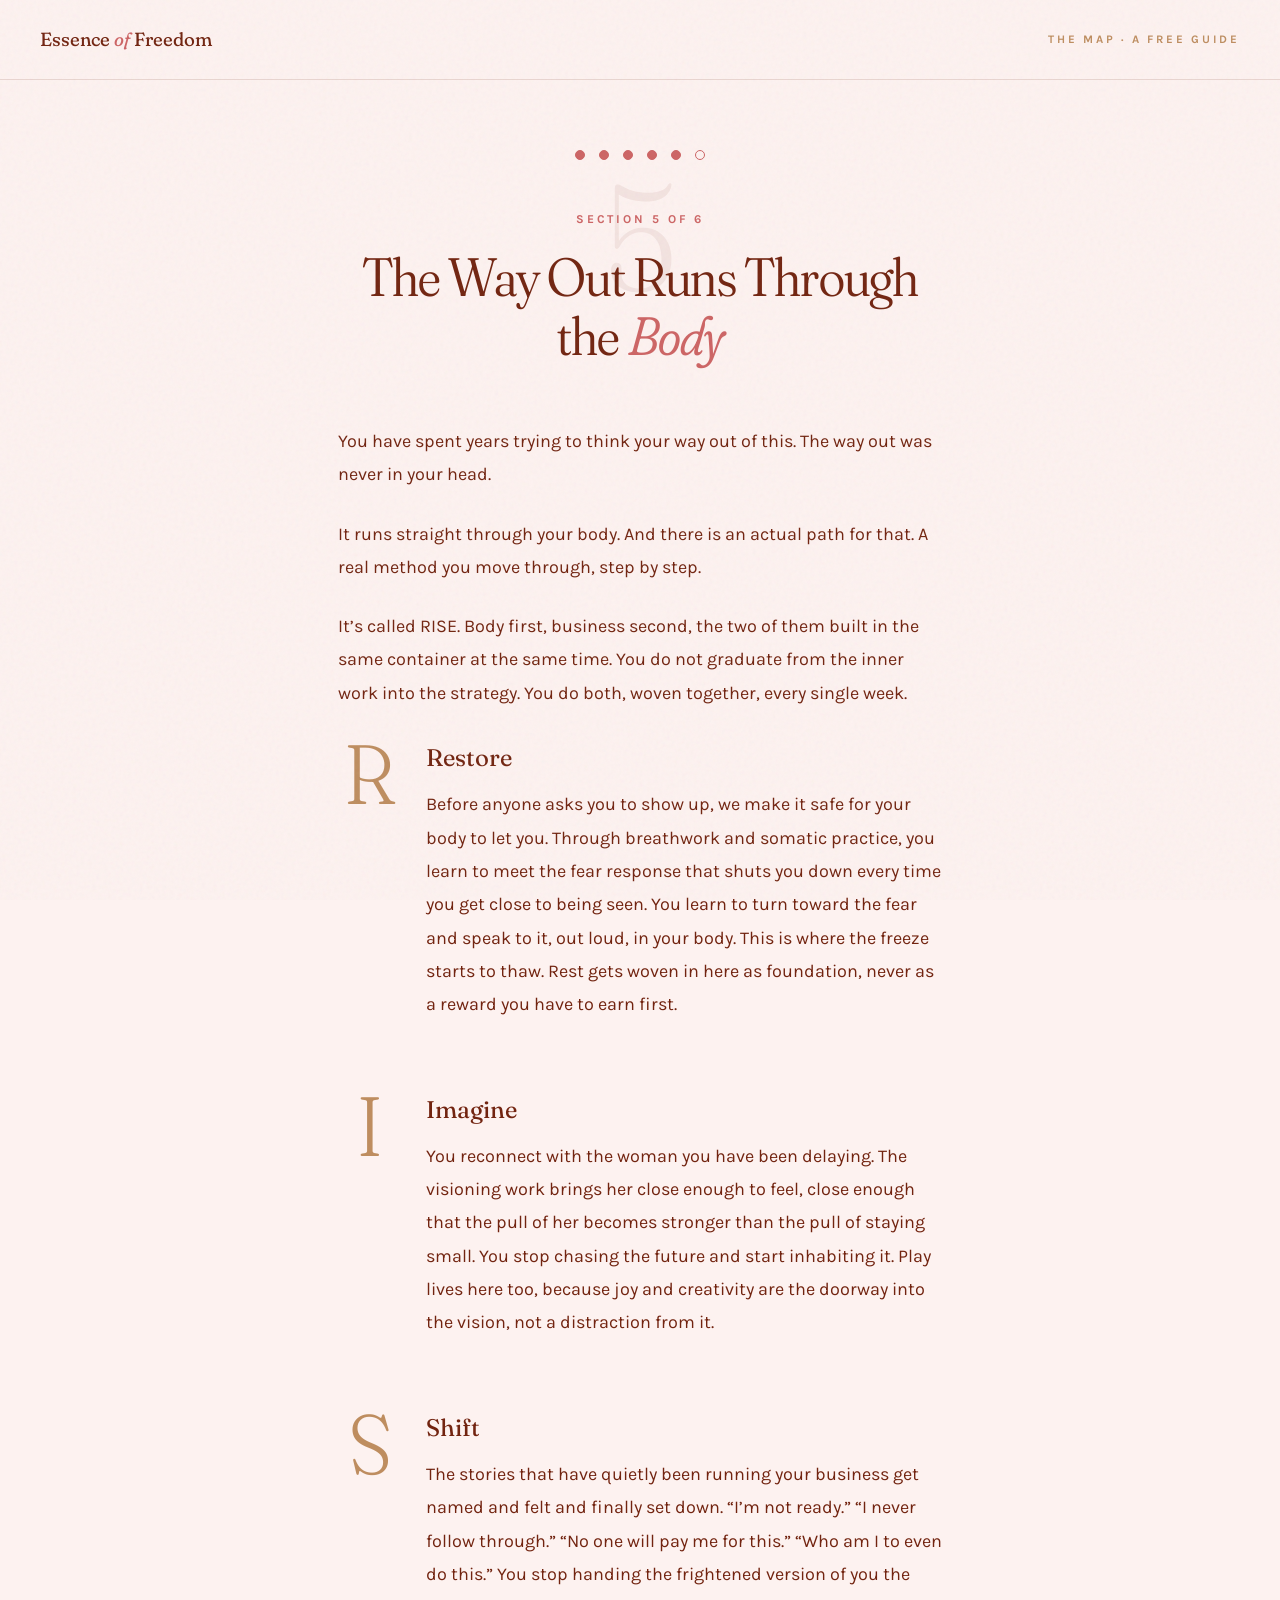
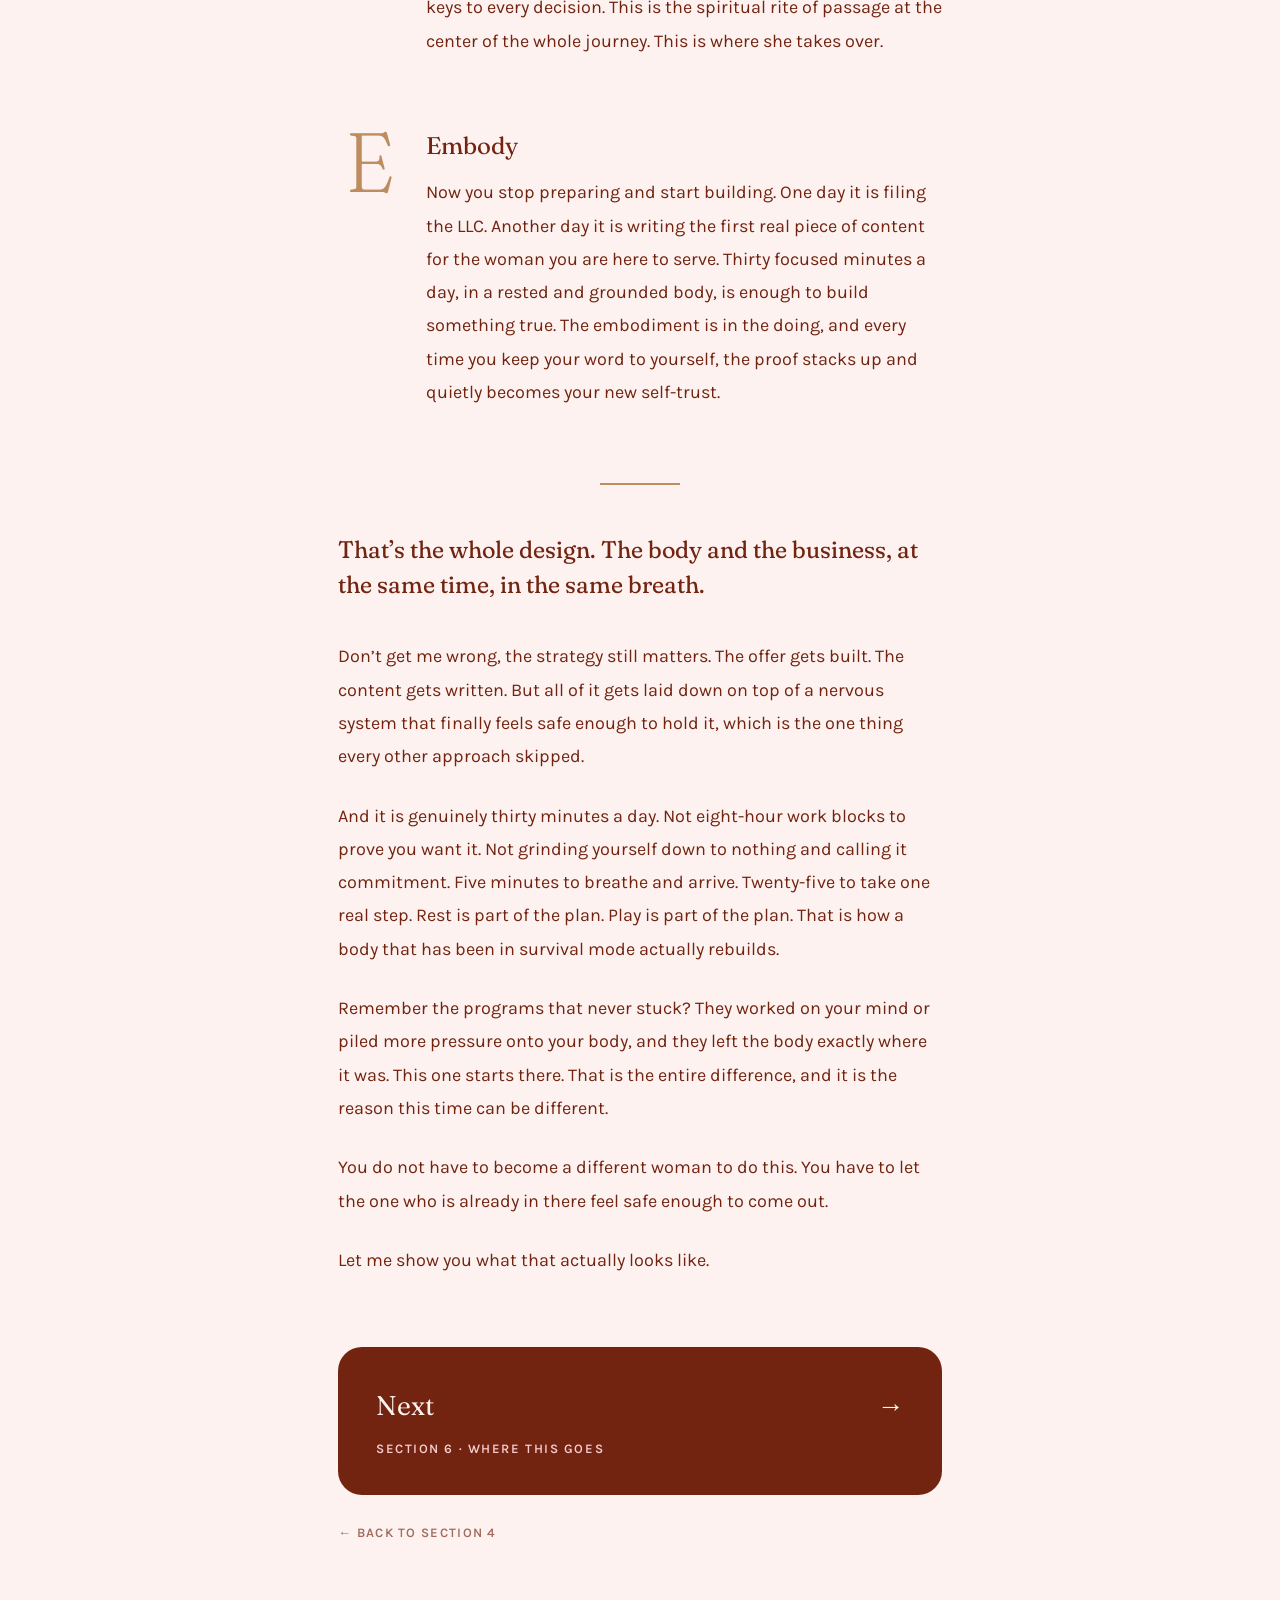
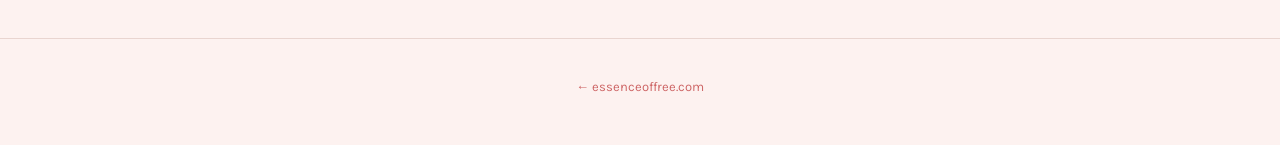
<file: guide/5-the-way-out.html>
<!DOCTYPE html>
<html lang="en">
<head>
<meta charset="UTF-8">
<meta name="viewport" content="width=device-width, initial-scale=1.0">
<title>The Way Out Runs Through the Body — The Map | Essence of Freedom</title>
<link rel="preconnect" href="https://fonts.googleapis.com">
<link rel="preconnect" href="https://fonts.gstatic.com" crossorigin>
<link href="https://fonts.googleapis.com/css2?family=Fraunces:ital,opsz,wght,SOFT,WONK@0,9..144,300..600,0..100,0..1;1,9..144,300..600,0..100,0..1&family=Karla:ital,wght@0,300..700;1,300..700&display=swap" rel="stylesheet">
<link rel="stylesheet" href="guide.css">
</head>
<body>

<header class="g-head">
  <a href="../index.html" class="wordmark">Essence <em>of</em> Freedom</a>
  <span class="g-tag">The Map &middot; A Free Guide</span>
</header>

<main>
  <div class="dots"><span class="done"></span><span class="done"></span><span class="done"></span><span class="done"></span><span class="now"></span><span></span></div>
  <p class="eyebrow">Section 5 of 6</p>
  <h1 class="display"><span class="chap-num">5</span>The Way Out Runs Through the <em>Body</em></h1>

  <article>
    <p>You have spent years trying to think your way out of this. The way out was never in your head.</p>
    <p>It runs straight through your body. And there is an actual path for that. A real method you move through, step by step.</p>
    <p>It&rsquo;s called RISE. Body first, business second, the two of them built in the same container at the same time. You do not graduate from the inner work into the strategy. You do both, woven together, every single week.</p>

    <div class="rise-block">
      <span class="letter">R</span>
      <div>
        <h3>Restore</h3>
        <p>Before anyone asks you to show up, we make it safe for your body to let you. Through breathwork and somatic practice, you learn to meet the fear response that shuts you down every time you get close to being seen. You learn to turn toward the fear and speak to it, out loud, in your body. This is where the freeze starts to thaw. Rest gets woven in here as foundation, never as a reward you have to earn first.</p>
      </div>
    </div>
    <div class="rise-block">
      <span class="letter">I</span>
      <div>
        <h3>Imagine</h3>
        <p>You reconnect with the woman you have been delaying. The visioning work brings her close enough to feel, close enough that the pull of her becomes stronger than the pull of staying small. You stop chasing the future and start inhabiting it. Play lives here too, because joy and creativity are the doorway into the vision, not a distraction from it.</p>
      </div>
    </div>
    <div class="rise-block">
      <span class="letter">S</span>
      <div>
        <h3>Shift</h3>
        <p>The stories that have quietly been running your business get named and felt and finally set down. &ldquo;I&rsquo;m not ready.&rdquo; &ldquo;I never follow through.&rdquo; &ldquo;No one will pay me for this.&rdquo; &ldquo;Who am I to even do this.&rdquo; You stop handing the frightened version of you the keys to every decision. This is the spiritual rite of passage at the center of the whole journey. This is where she takes over.</p>
      </div>
    </div>
    <div class="rise-block">
      <span class="letter">E</span>
      <div>
        <h3>Embody</h3>
        <p>Now you stop preparing and start building. One day it is filing the LLC. Another day it is writing the first real piece of content for the woman you are here to serve. Thirty focused minutes a day, in a rested and grounded body, is enough to build something true. The embodiment is in the doing, and every time you keep your word to yourself, the proof stacks up and quietly becomes your new self-trust.</p>
      </div>
    </div>

    <hr>

    <p class="land">That&rsquo;s the whole design. The body and the business, at the same time, in the same breath.</p>
    <p>Don&rsquo;t get me wrong, the strategy still matters. The offer gets built. The content gets written. But all of it gets laid down on top of a nervous system that finally feels safe enough to hold it, which is the one thing every other approach skipped.</p>
    <p>And it is genuinely thirty minutes a day. Not eight-hour work blocks to prove you want it. Not grinding yourself down to nothing and calling it commitment. Five minutes to breathe and arrive. Twenty-five to take one real step. Rest is part of the plan. Play is part of the plan. That is how a body that has been in survival mode actually rebuilds.</p>
    <p>Remember the programs that never stuck? They worked on your mind or piled more pressure onto your body, and they left the body exactly where it was. This one starts there. That is the entire difference, and it is the reason this time can be different.</p>
    <p>You do not have to become a different woman to do this. You have to let the one who is already in there feel safe enough to come out.</p>
    <p>Let me show you what that actually looks like.</p>
  </article>

  <a href="6-where-this-goes.html" class="next">
    <span class="next-label">Next <span>&rarr;</span></span>
    <span class="next-sub">Section 6 &middot; Where This Goes</span>
  </a>
  <a href="4-the-map.html" class="back">&larr; Back to Section 4</a>
</main>

<footer class="g-foot">
  <a href="../index.html">&larr; essenceoffree.com</a>
</footer>

</body>
</html>
</file>
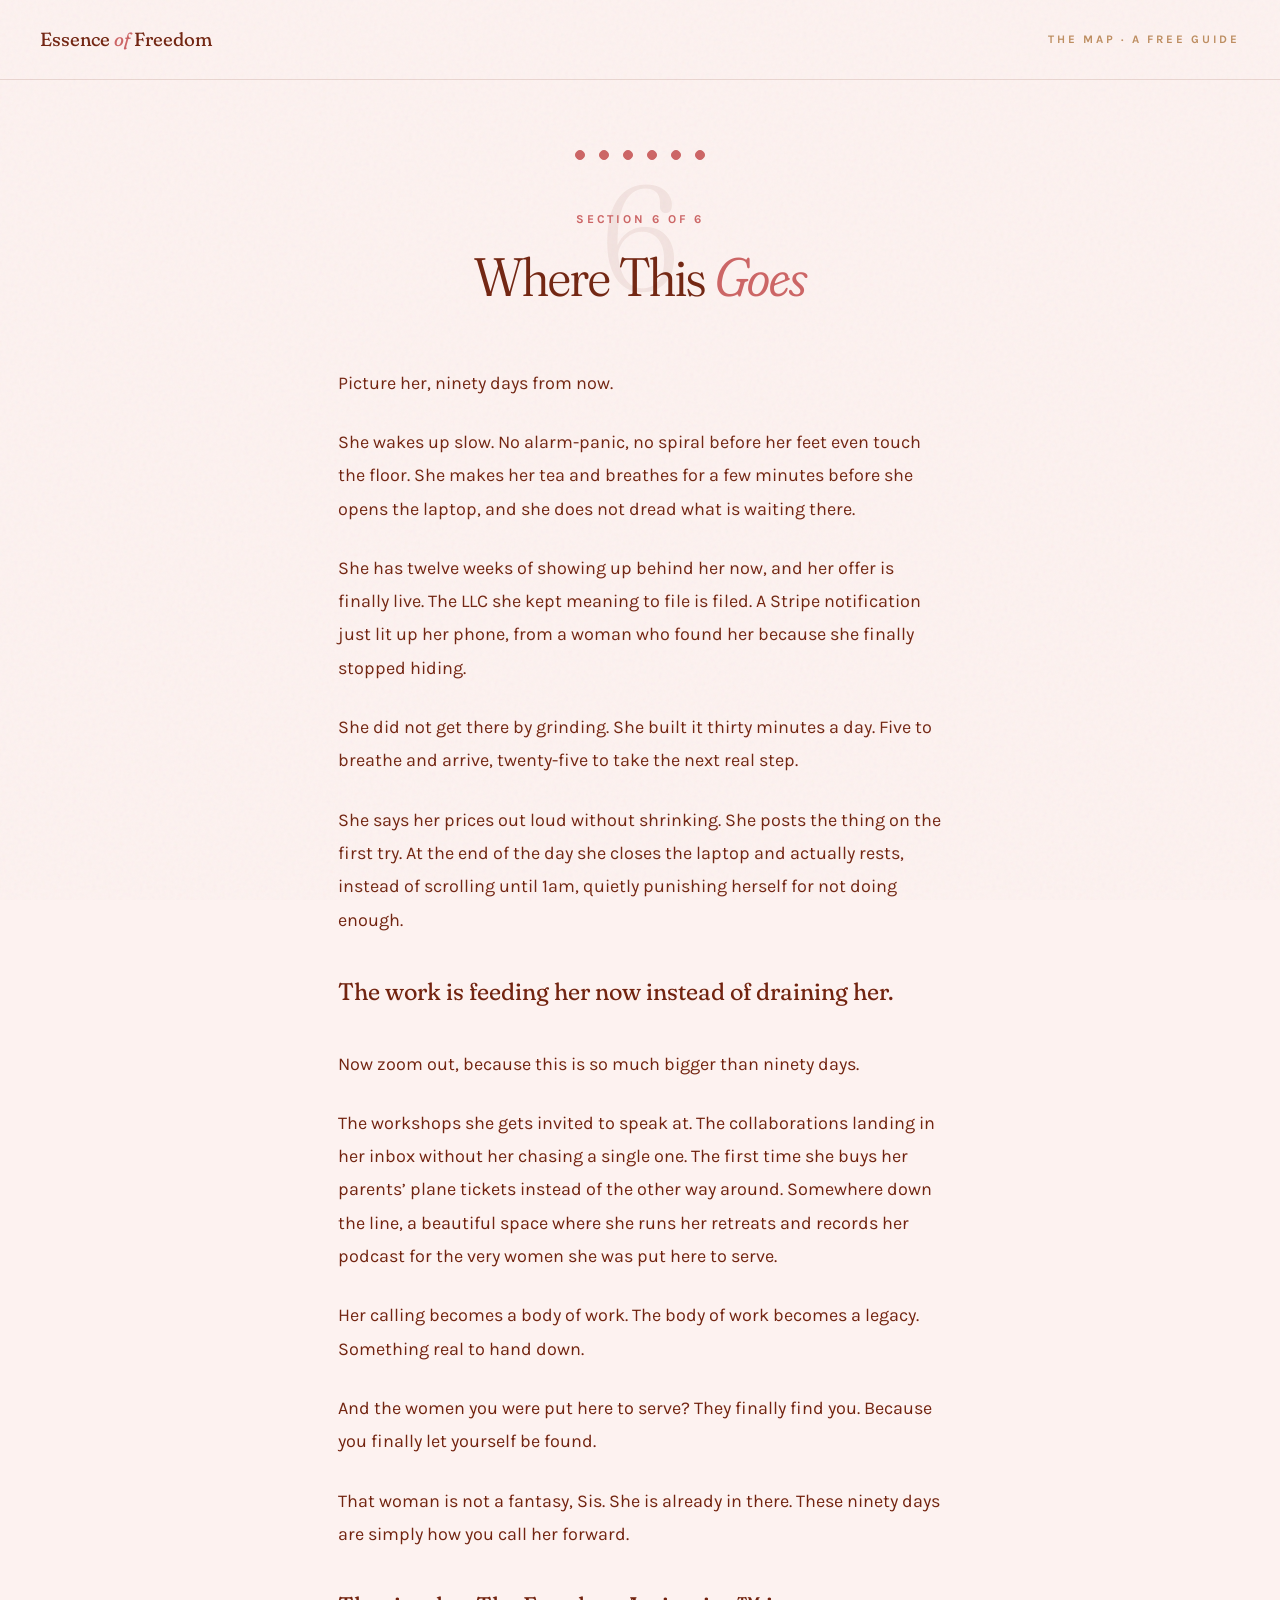
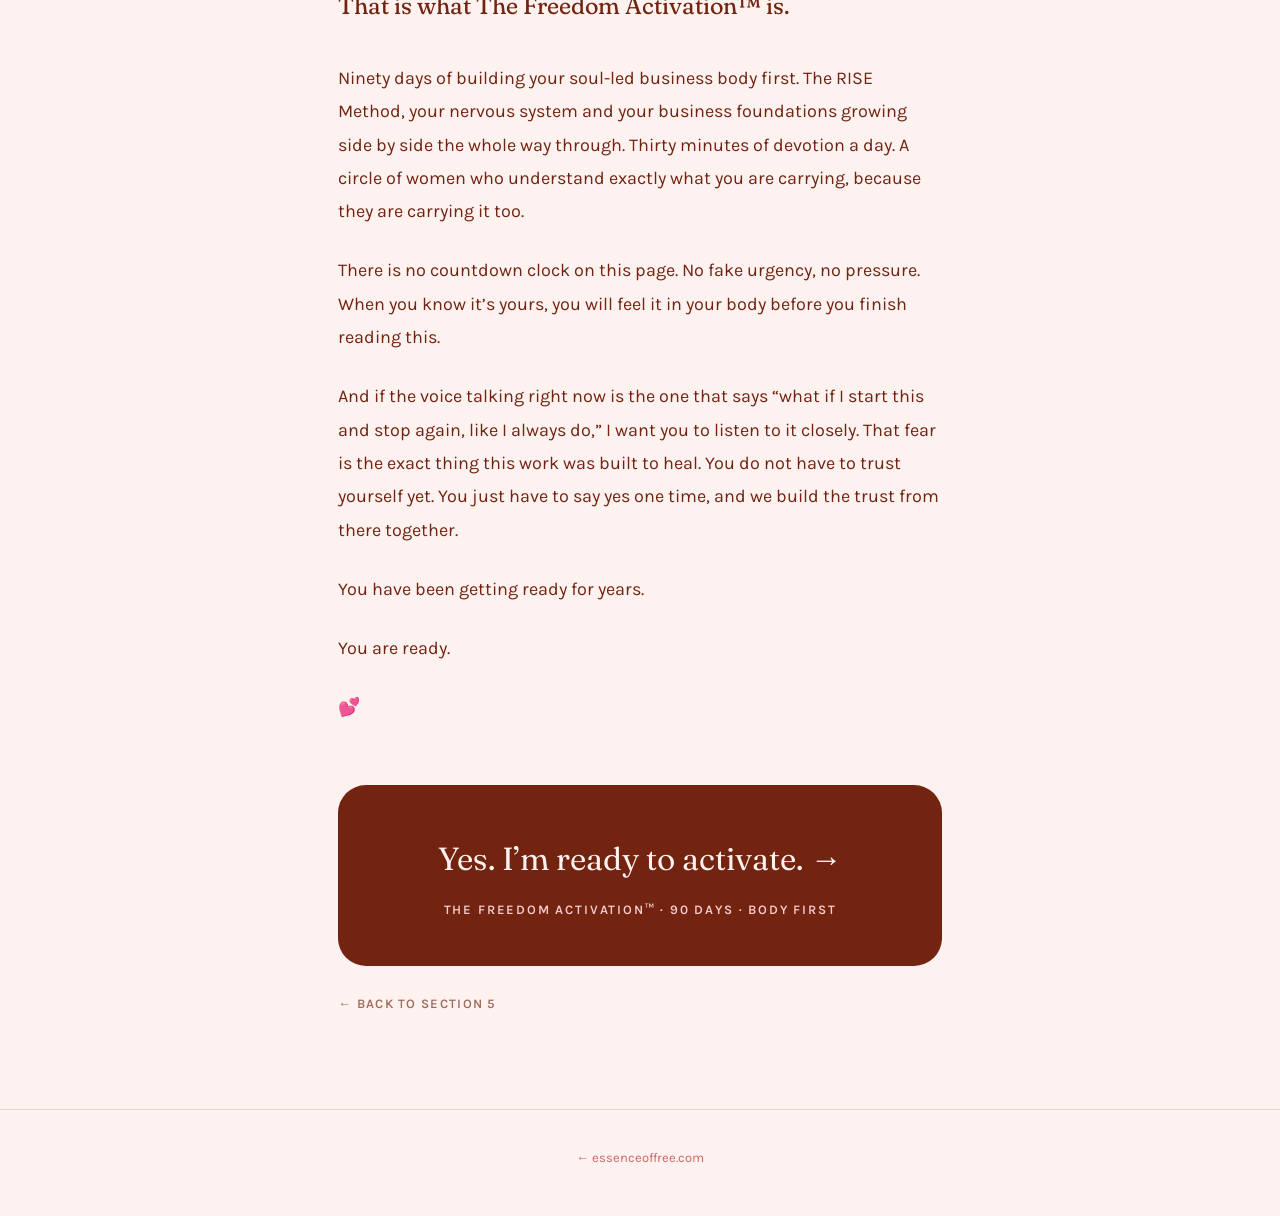
<file: guide/6-where-this-goes.html>
<!DOCTYPE html>
<html lang="en">
<head>
<meta charset="UTF-8">
<meta name="viewport" content="width=device-width, initial-scale=1.0">
<title>Where This Goes — The Map | Essence of Freedom</title>
<link rel="preconnect" href="https://fonts.googleapis.com">
<link rel="preconnect" href="https://fonts.gstatic.com" crossorigin>
<link href="https://fonts.googleapis.com/css2?family=Fraunces:ital,opsz,wght,SOFT,WONK@0,9..144,300..600,0..100,0..1;1,9..144,300..600,0..100,0..1&family=Karla:ital,wght@0,300..700;1,300..700&display=swap" rel="stylesheet">
<link rel="stylesheet" href="guide.css">
</head>
<body>

<header class="g-head">
  <a href="../index.html" class="wordmark">Essence <em>of</em> Freedom</a>
  <span class="g-tag">The Map &middot; A Free Guide</span>
</header>

<main>
  <div class="dots"><span class="done"></span><span class="done"></span><span class="done"></span><span class="done"></span><span class="done"></span><span class="now"></span></div>
  <p class="eyebrow">Section 6 of 6</p>
  <h1 class="display"><span class="chap-num">6</span>Where This <em>Goes</em></h1>

  <article>
    <p>Picture her, ninety days from now.</p>
    <p>She wakes up slow. No alarm-panic, no spiral before her feet even touch the floor. She makes her tea and breathes for a few minutes before she opens the laptop, and she does not dread what is waiting there.</p>
    <p>She has twelve weeks of showing up behind her now, and her offer is finally live. The LLC she kept meaning to file is filed. A Stripe notification just lit up her phone, from a woman who found her because she finally stopped hiding.</p>
    <p>She did not get there by grinding. She built it thirty minutes a day. Five to breathe and arrive, twenty-five to take the next real step.</p>
    <p>She says her prices out loud without shrinking. She posts the thing on the first try. At the end of the day she closes the laptop and actually rests, instead of scrolling until 1am, quietly punishing herself for not doing enough.</p>
    <p class="land">The work is feeding her now instead of draining her.</p>
    <p>Now zoom out, because this is so much bigger than ninety days.</p>
    <p>The workshops she gets invited to speak at. The collaborations landing in her inbox without her chasing a single one. The first time she buys her parents&rsquo; plane tickets instead of the other way around. Somewhere down the line, a beautiful space where she runs her retreats and records her podcast for the very women she was put here to serve.</p>
    <p>Her calling becomes a body of work. The body of work becomes a legacy. Something real to hand down.</p>
    <p>And the women you were put here to serve? They finally find you. Because you finally let yourself be found.</p>
    <p>That woman is not a fantasy, Sis. She is already in there. These ninety days are simply how you call her forward.</p>
    <p class="land">That is what The Freedom Activation&trade; is.</p>
    <p>Ninety days of building your soul-led business body first. The RISE Method, your nervous system and your business foundations growing side by side the whole way through. Thirty minutes of devotion a day. A circle of women who understand exactly what you are carrying, because they are carrying it too.</p>
    <p>There is no countdown clock on this page. No fake urgency, no pressure. When you know it&rsquo;s yours, you will feel it in your body before you finish reading this.</p>
    <p>And if the voice talking right now is the one that says &ldquo;what if I start this and stop again, like I always do,&rdquo; I want you to listen to it closely. That fear is the exact thing this work was built to heal. You do not have to trust yourself yet. You just have to say yes one time, and we build the trust from there together.</p>
    <p>You have been getting ready for years.</p>
    <p>You are ready.</p>
    <p>💕</p>
  </article>

  <a href="../freedom-activation/index.html" class="activate">
    <span class="next-label">Yes. I&rsquo;m ready to activate. &rarr;</span>
    <span class="next-sub">The Freedom Activation&trade; &middot; 90 days &middot; body first</span>
  </a>
  <a href="5-the-way-out.html" class="back">&larr; Back to Section 5</a>
</main>

<footer class="g-foot">
  <a href="../index.html">&larr; essenceoffree.com</a>
</footer>

</body>
</html>
</file>
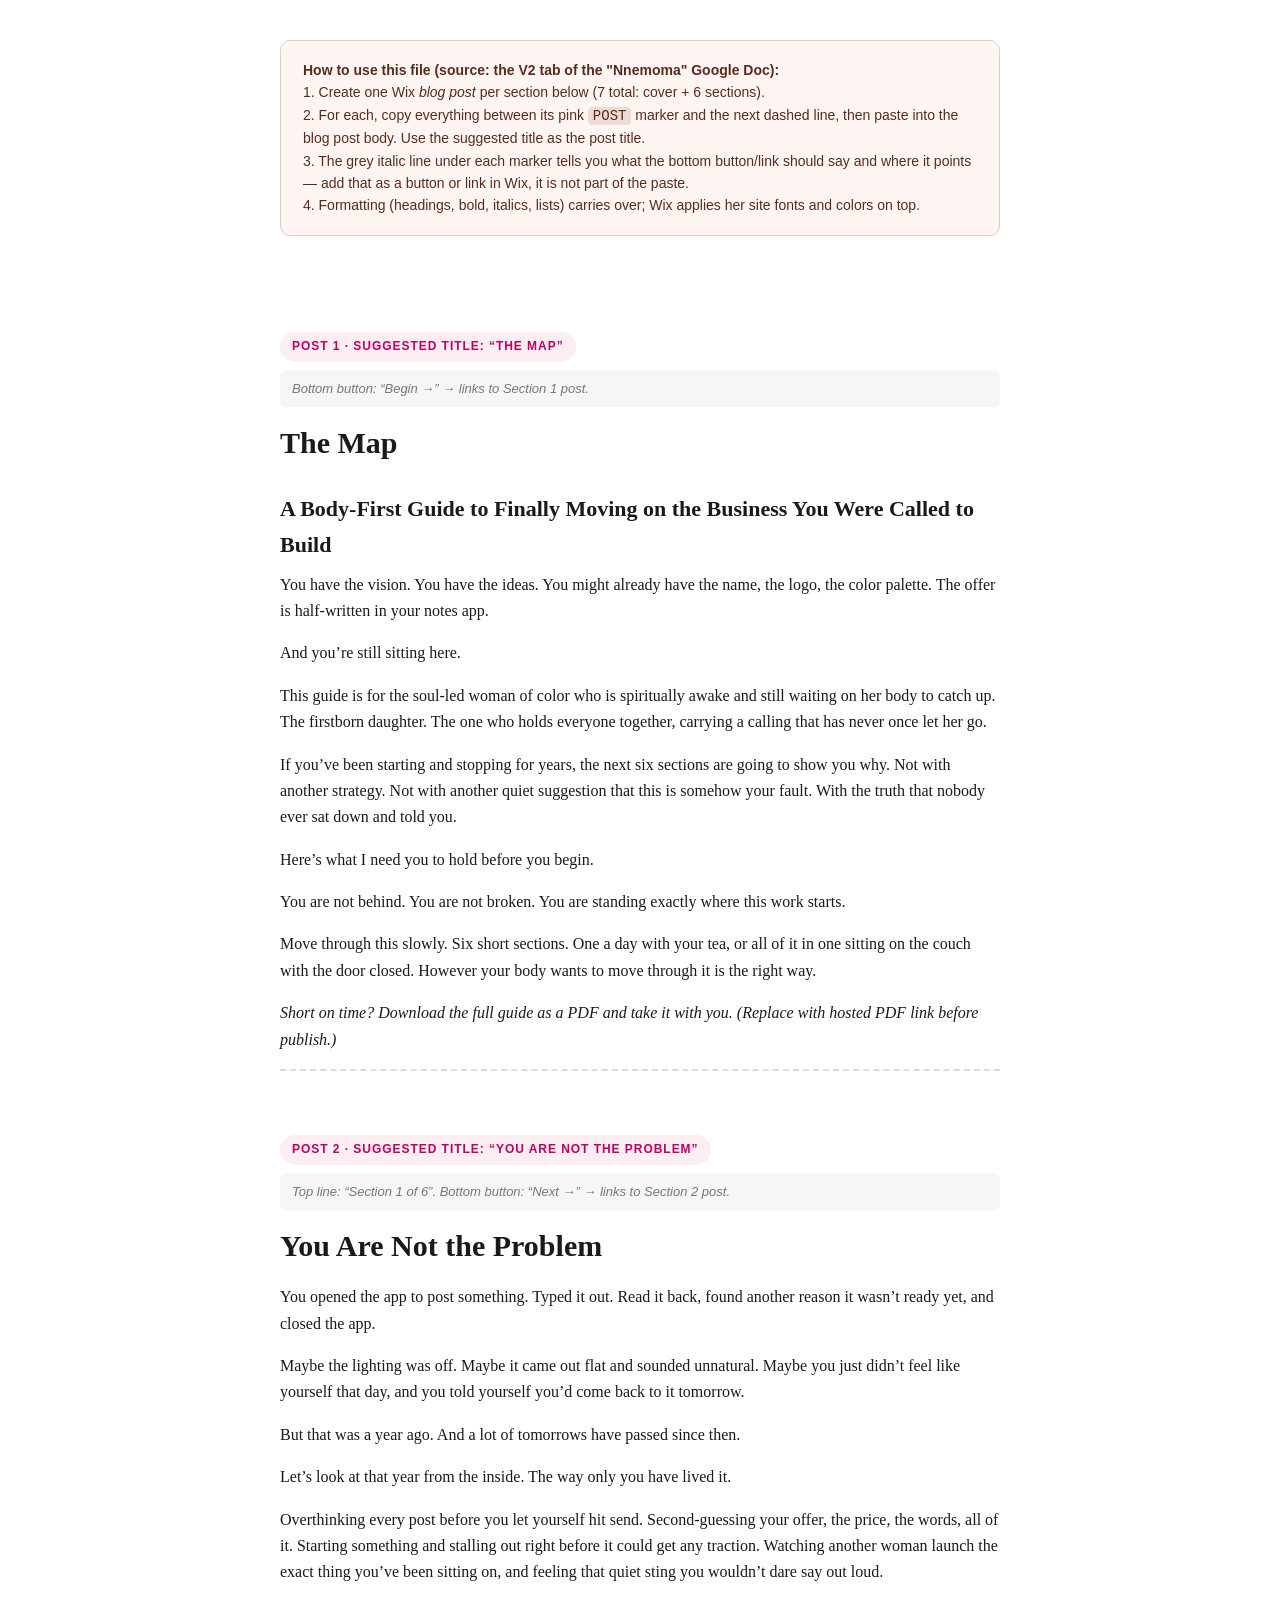
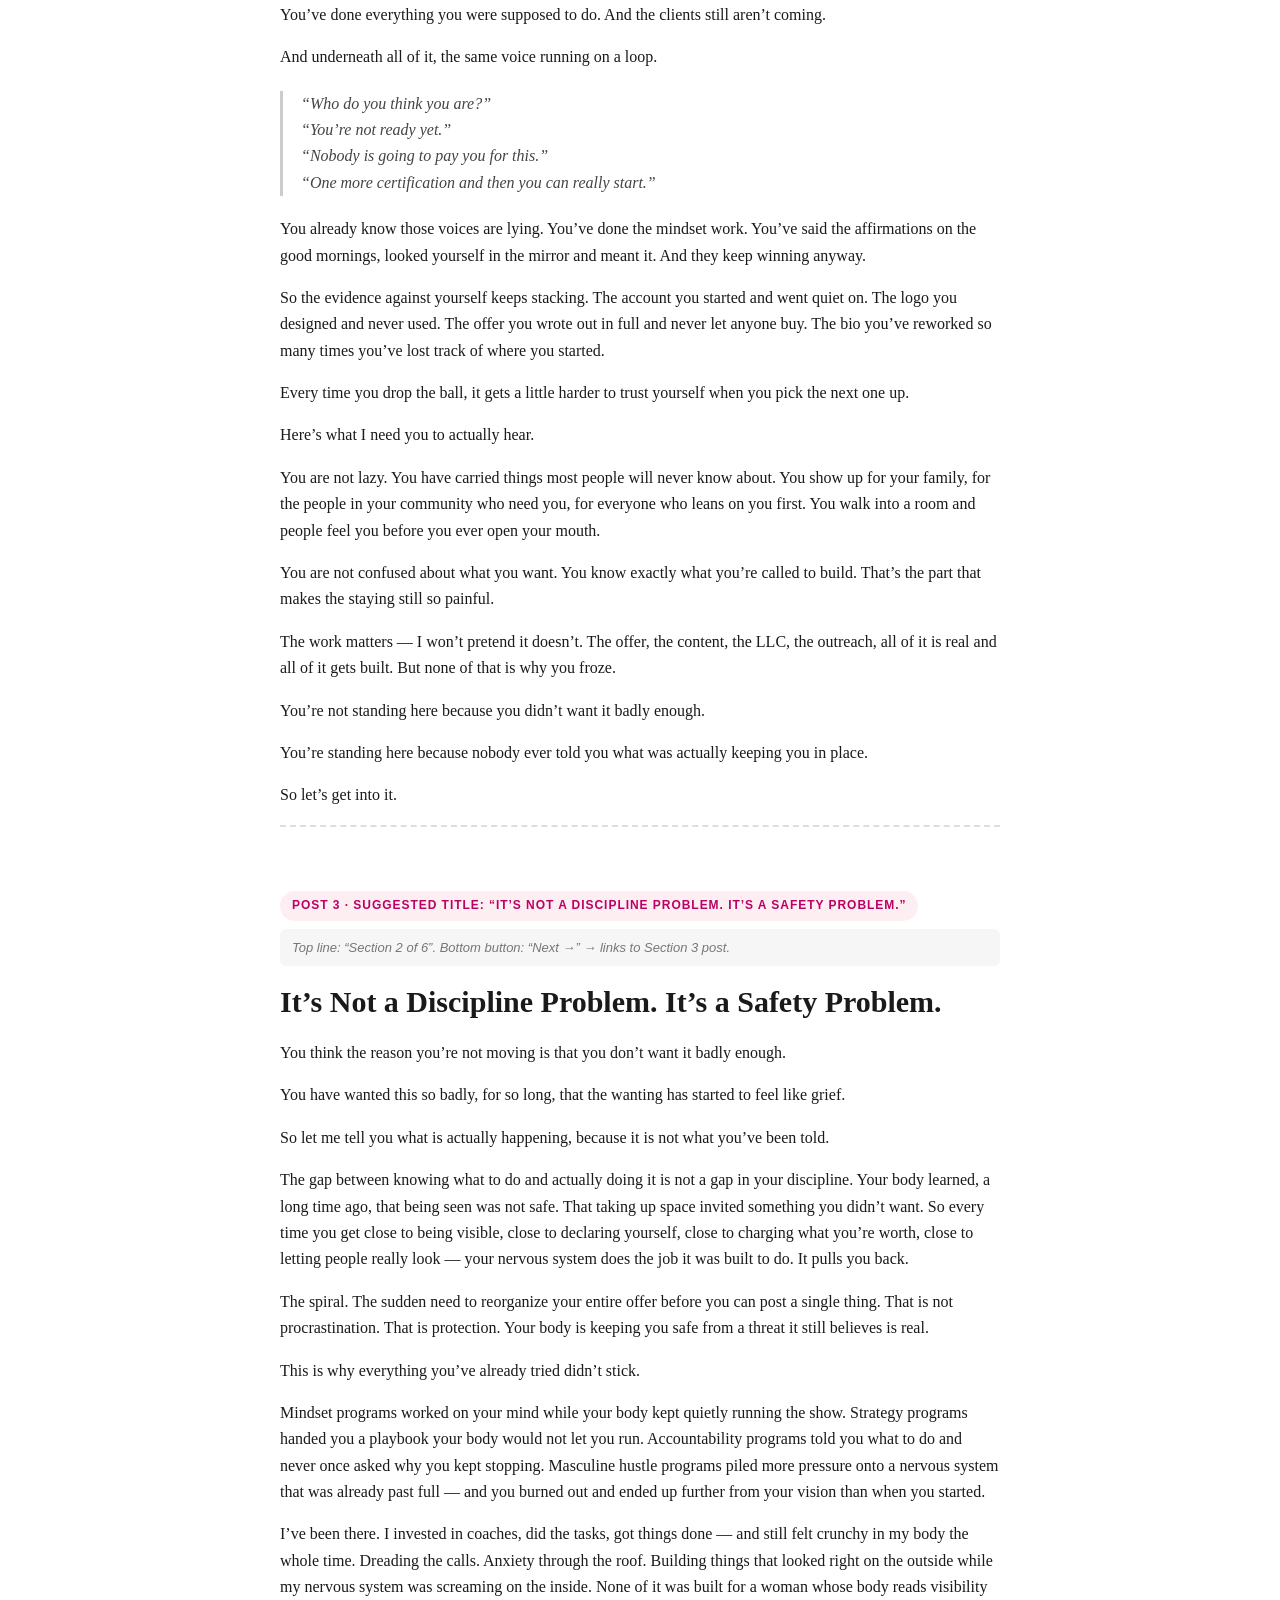
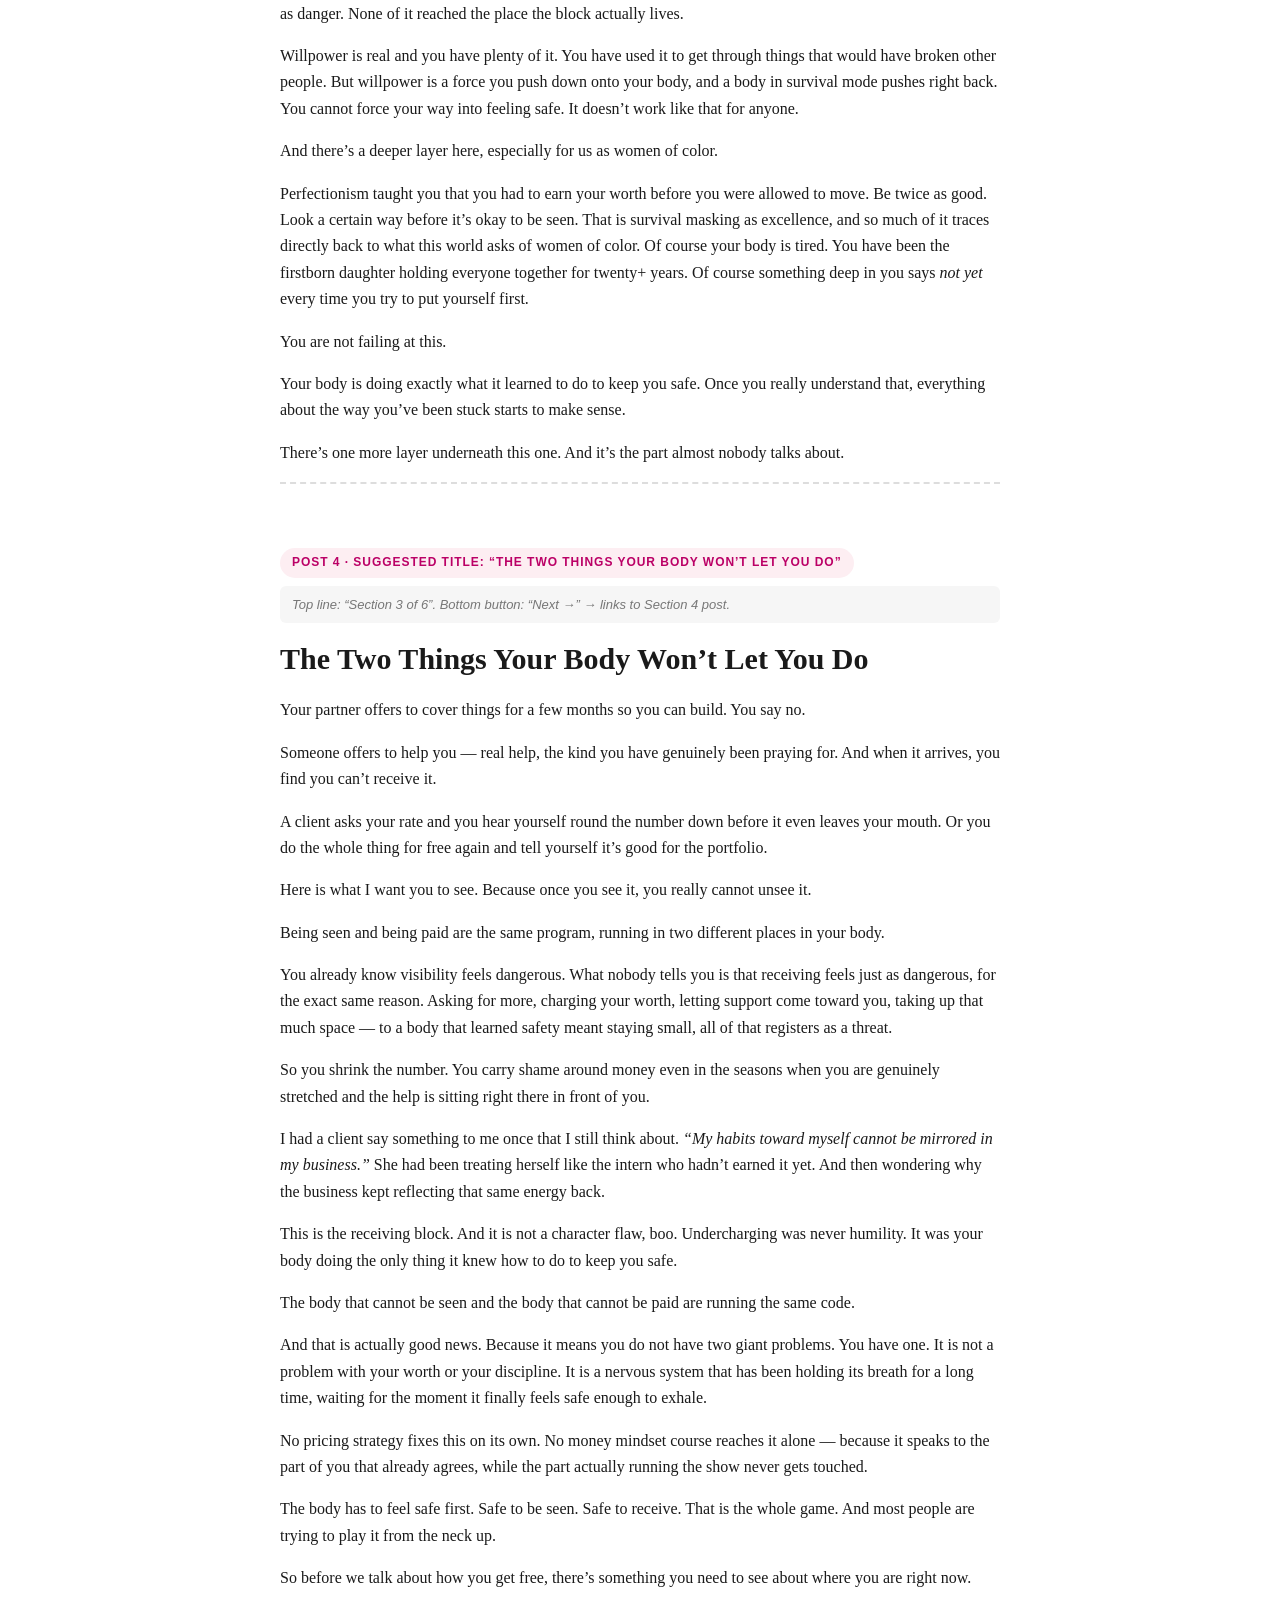
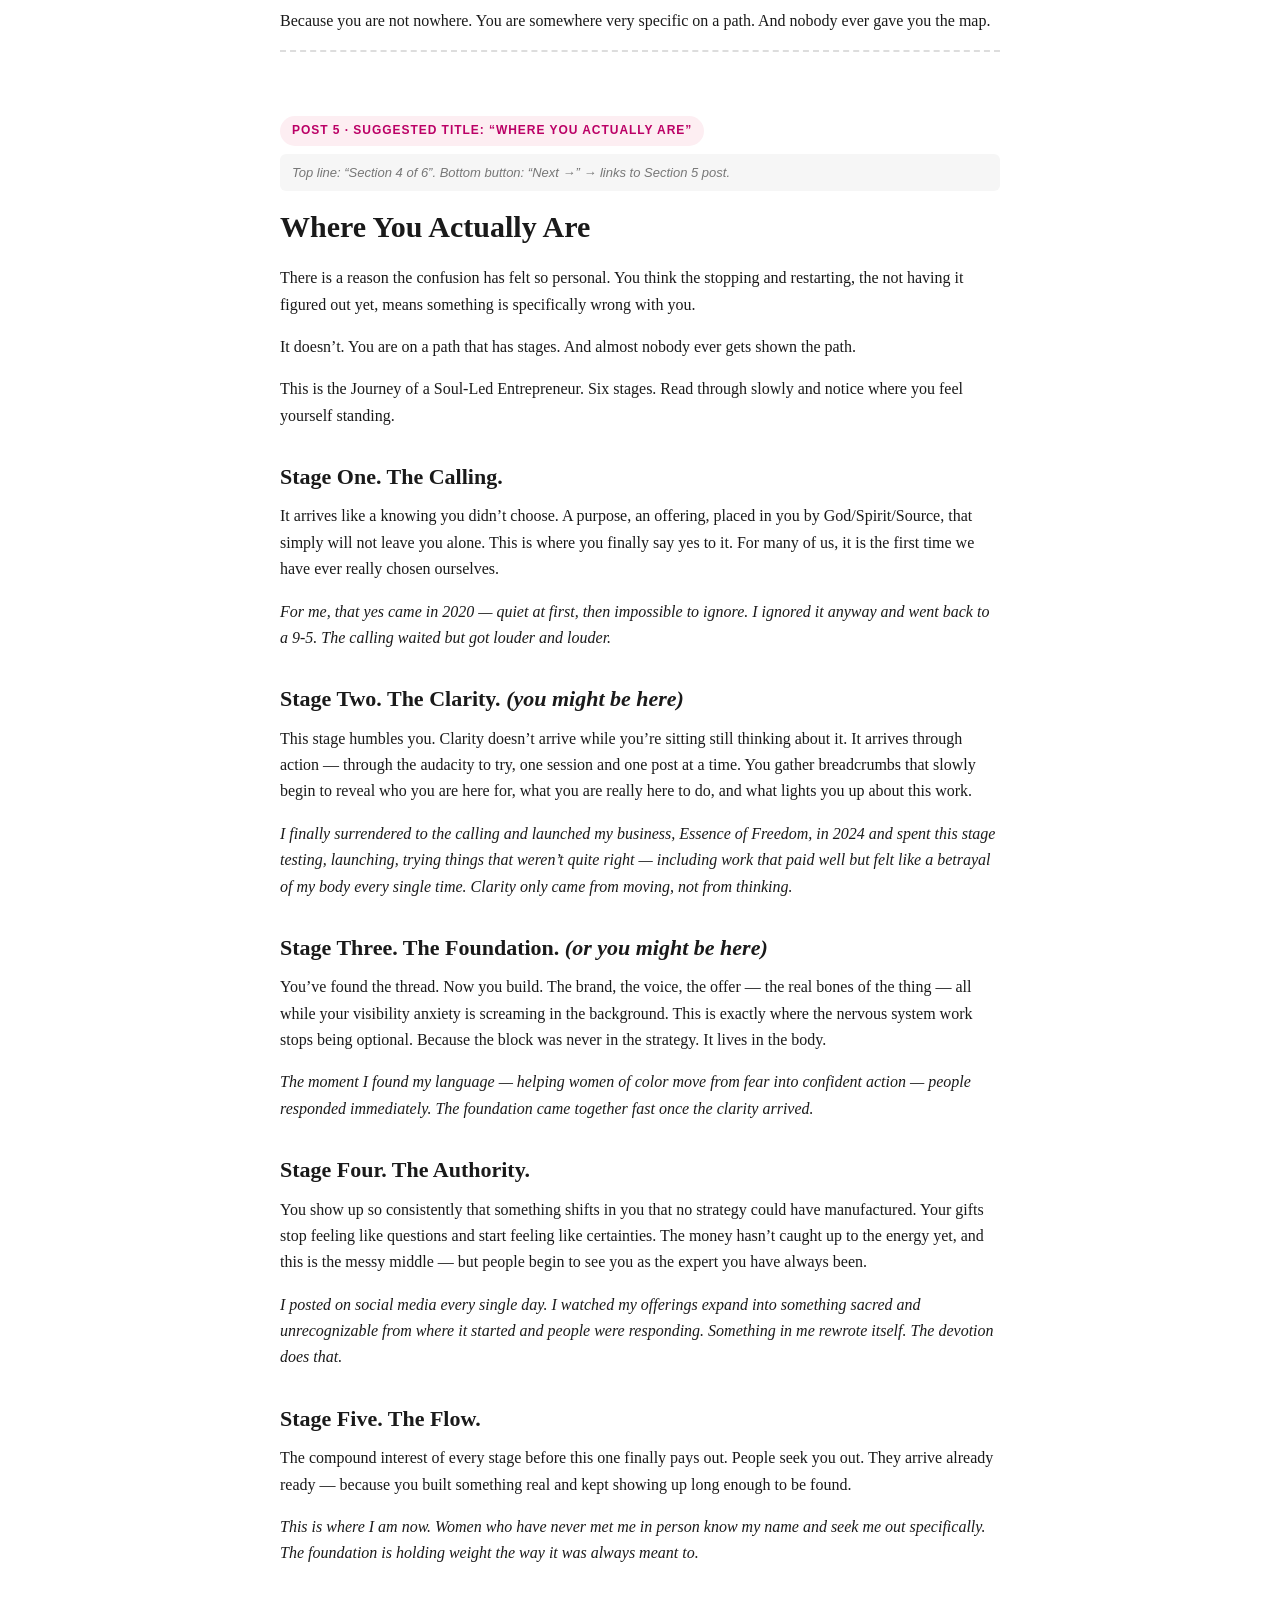
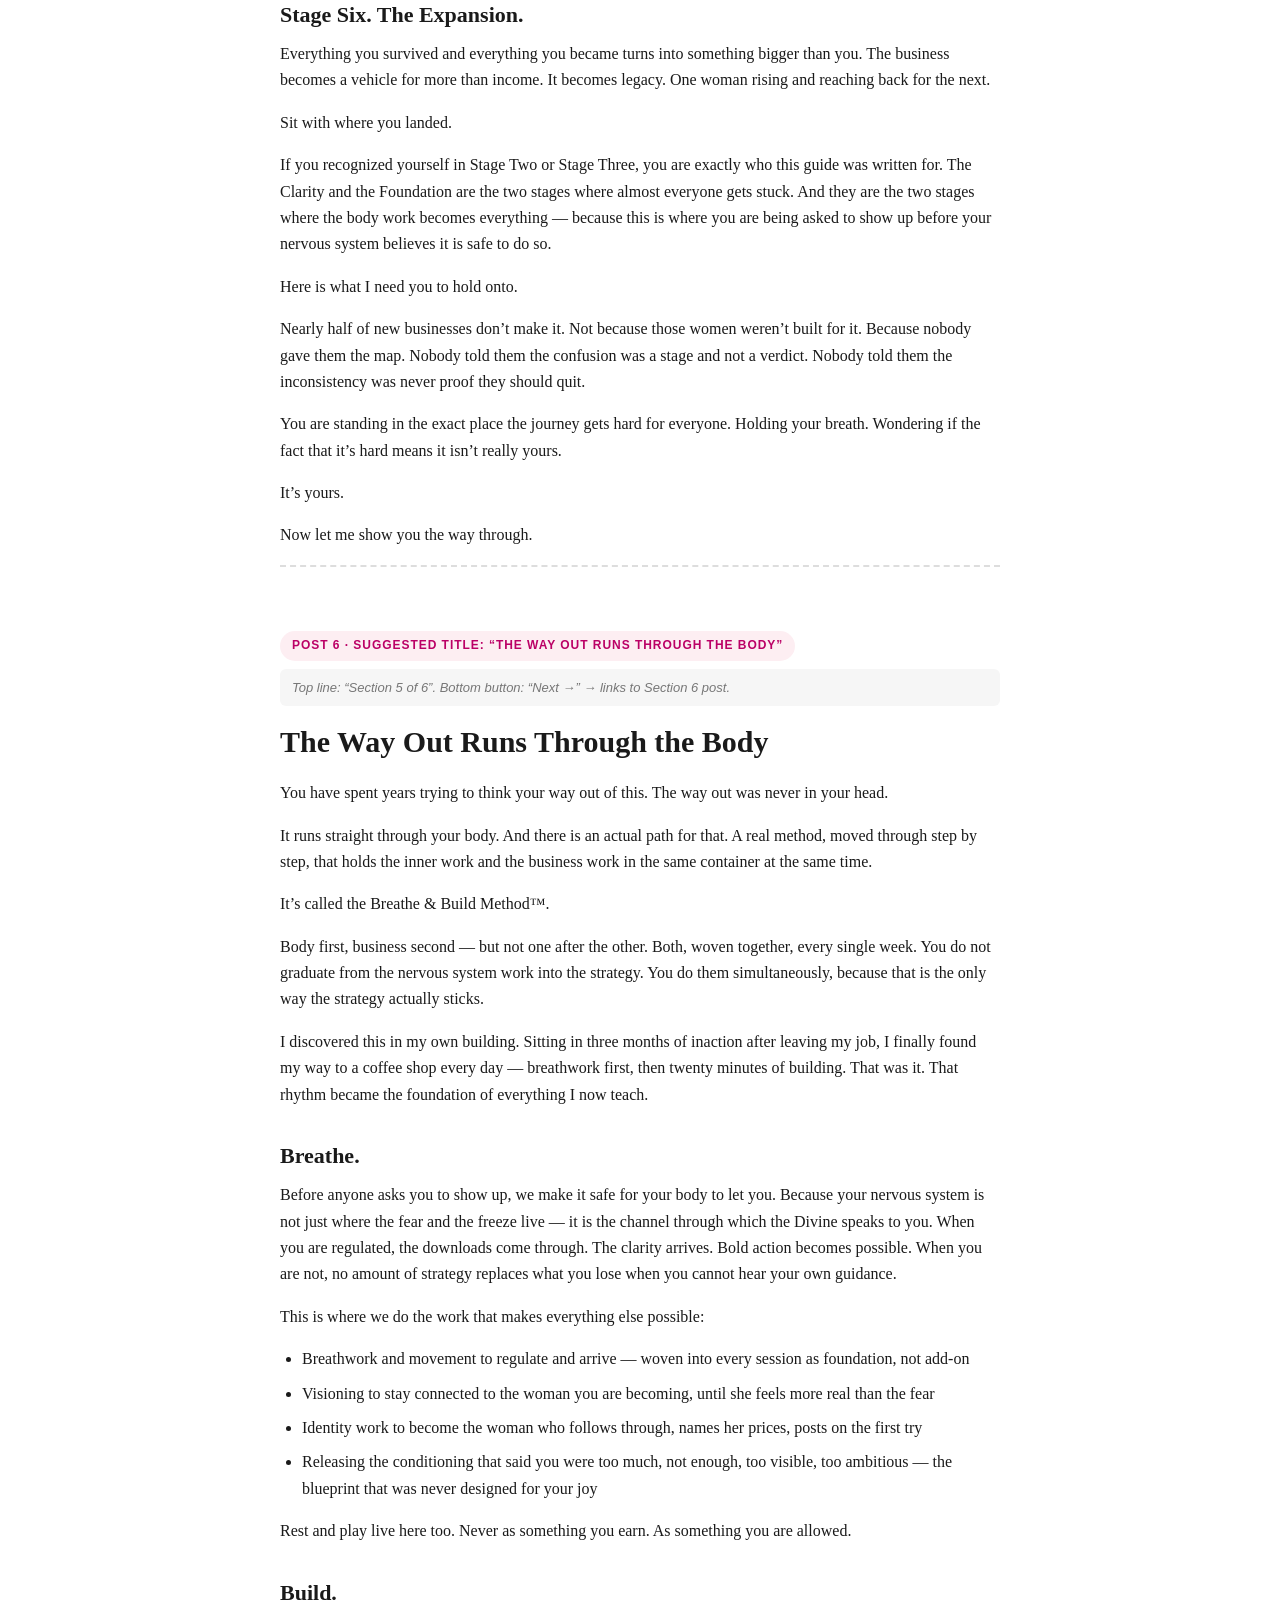
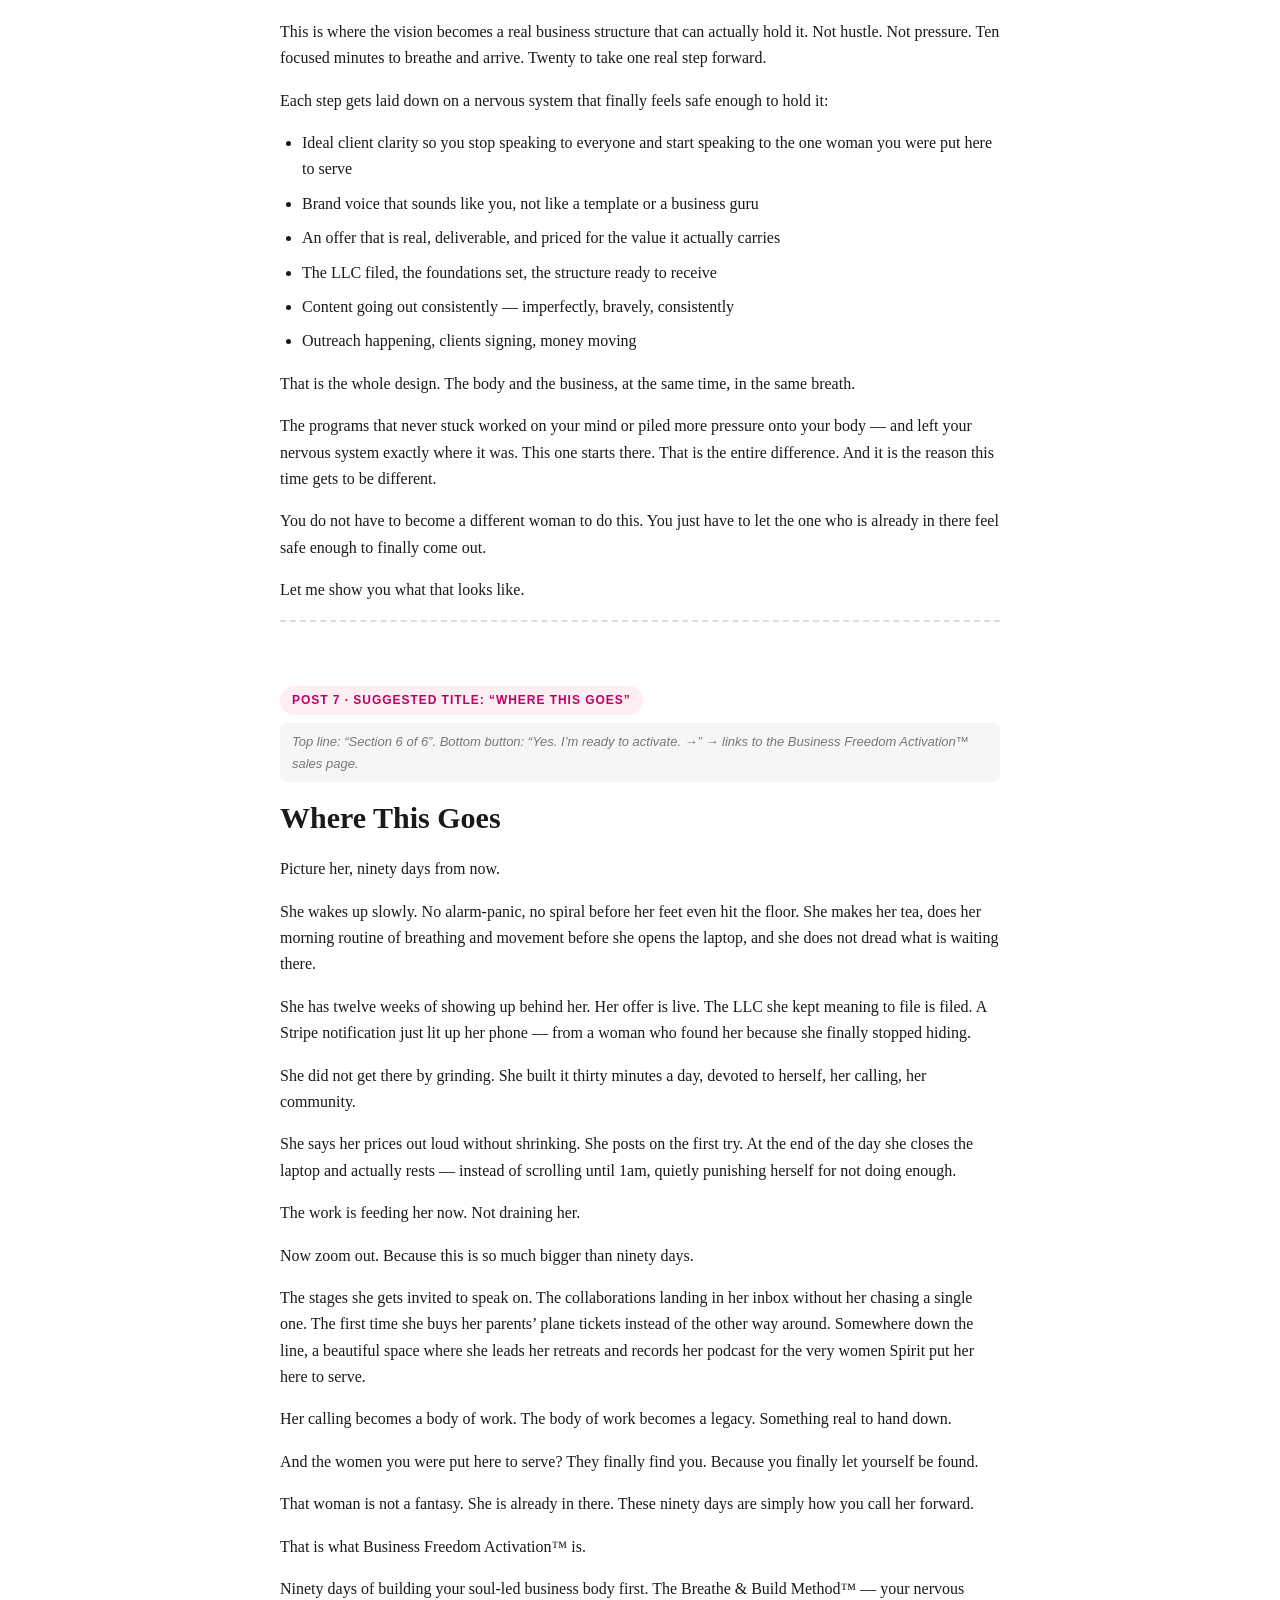
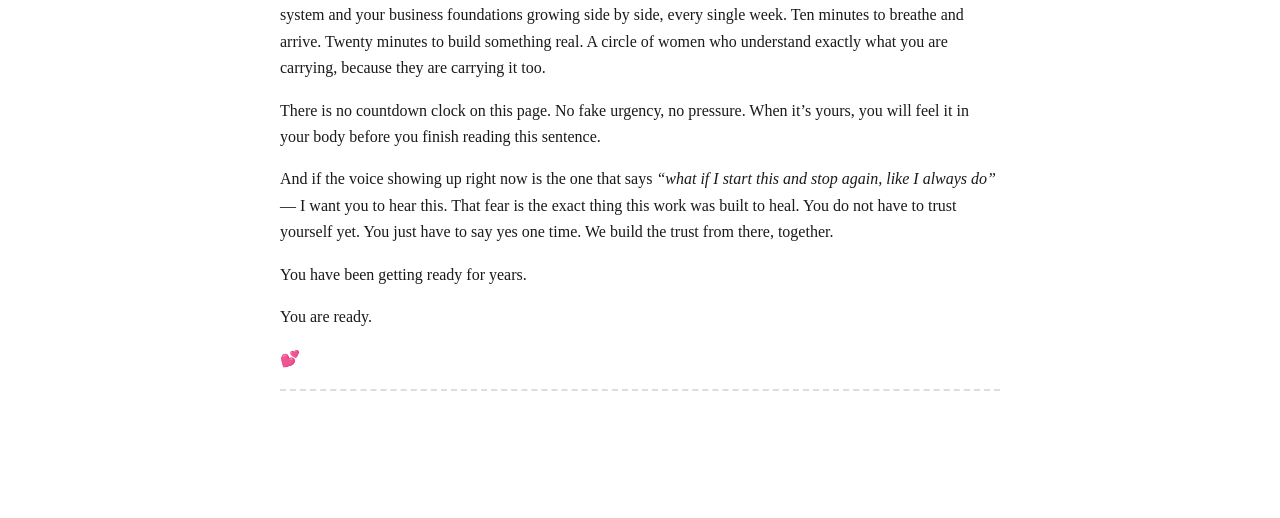
<file: wix-paste/the-map-v2.html>
<!DOCTYPE html>
<html lang="en">
<head>
<meta charset="UTF-8">
<meta name="viewport" content="width=device-width, initial-scale=1.0">
<title>The Map (V2) — paste-ready for Wix Blog</title>
<style>
  /* Deliberately plain. No custom fonts/colors so that when you copy a section
     and paste it into a Wix blog post, only the STRUCTURE carries (headings,
     bold, italics, lists) and Wix applies HER site theme automatically. */
  body { font-family: Georgia, serif; max-width: 720px; margin: 0 auto; padding: 40px 24px 120px; color: #1a1a1a; line-height: 1.65; }
  h1 { font-size: 30px; line-height: 1.2; margin: 8px 0 20px; }
  h2 { font-size: 22px; margin: 30px 0 8px; }
  p { margin: 0 0 16px; }
  ul { margin: 0 0 16px; padding-left: 22px; }
  li { margin-bottom: 8px; }
  blockquote { margin: 20px 0; padding-left: 18px; border-left: 3px solid #ccc; font-style: italic; color: #444; }
  em { font-style: italic; }
  .howto { background: #fff6f3; border: 1px solid #e7c9c2; border-radius: 10px; padding: 18px 22px; margin-bottom: 40px; font-family: -apple-system, Arial, sans-serif; font-size: 14px; line-height: 1.6; color: #5a2b1c; }
  .howto code { background: #f0dad4; padding: 1px 5px; border-radius: 4px; }
  .marker { font-family: -apple-system, Arial, sans-serif; font-size: 12px; font-weight: 700; letter-spacing: 0.08em; text-transform: uppercase; color: #b06; background: #fdeef2; display: inline-block; padding: 5px 12px; border-radius: 20px; margin: 56px 0 4px; }
  .navnote { font-family: -apple-system, Arial, sans-serif; font-size: 13px; color: #777; font-style: italic; margin: 4px 0 18px; padding: 8px 12px; background: #f6f6f6; border-radius: 6px; }
  hr { border: none; border-top: 2px dashed #ddd; margin: 8px 0; }
</style>
</head>
<body>

<div class="howto">
  <strong>How to use this file (source: the V2 tab of the "Nnemoma" Google Doc):</strong><br>
  1. Create one Wix <em>blog post</em> per section below (7 total: cover + 6 sections).<br>
  2. For each, copy everything between its pink <code>POST</code> marker and the next dashed line, then paste into the blog post body. Use the suggested title as the post title.<br>
  3. The grey italic line under each marker tells you what the bottom button/link should say and where it points — add that as a button or link in Wix, it is not part of the paste.<br>
  4. Formatting (headings, bold, italics, lists) carries over; Wix applies her site fonts and colors on top.
</div>

<!-- ============================ COVER ============================ -->
<span class="marker">POST 1 &middot; suggested title: &ldquo;The Map&rdquo;</span>
<p class="navnote">Bottom button: &ldquo;Begin &rarr;&rdquo; &rarr; links to Section 1 post.</p>

<h1>The Map</h1>
<h2>A Body-First Guide to Finally Moving on the Business You Were Called to Build</h2>

<p>You have the vision. You have the ideas. You might already have the name, the logo, the color palette. The offer is half-written in your notes app.</p>
<p>And you&rsquo;re still sitting here.</p>
<p>This guide is for the soul-led woman of color who is spiritually awake and still waiting on her body to catch up. The firstborn daughter. The one who holds everyone together, carrying a calling that has never once let her go.</p>
<p>If you&rsquo;ve been starting and stopping for years, the next six sections are going to show you why. Not with another strategy. Not with another quiet suggestion that this is somehow your fault. With the truth that nobody ever sat down and told you.</p>
<p>Here&rsquo;s what I need you to hold before you begin.</p>
<p>You are not behind. You are not broken. You are standing exactly where this work starts.</p>
<p>Move through this slowly. Six short sections. One a day with your tea, or all of it in one sitting on the couch with the door closed. However your body wants to move through it is the right way.</p>
<p><em>Short on time? Download the full guide as a PDF and take it with you. (Replace with hosted PDF link before publish.)</em></p>

<hr>

<!-- ============================ SECTION 1 ============================ -->
<span class="marker">POST 2 &middot; suggested title: &ldquo;You Are Not the Problem&rdquo;</span>
<p class="navnote">Top line: &ldquo;Section 1 of 6&rdquo;. Bottom button: &ldquo;Next &rarr;&rdquo; &rarr; links to Section 2 post.</p>

<h1>You Are Not the Problem</h1>

<p>You opened the app to post something. Typed it out. Read it back, found another reason it wasn&rsquo;t ready yet, and closed the app.</p>
<p>Maybe the lighting was off. Maybe it came out flat and sounded unnatural. Maybe you just didn&rsquo;t feel like yourself that day, and you told yourself you&rsquo;d come back to it tomorrow.</p>
<p>But that was a year ago. And a lot of tomorrows have passed since then.</p>
<p>Let&rsquo;s look at that year from the inside. The way only you have lived it.</p>
<p>Overthinking every post before you let yourself hit send. Second-guessing your offer, the price, the words, all of it. Starting something and stalling out right before it could get any traction. Watching another woman launch the exact thing you&rsquo;ve been sitting on, and feeling that quiet sting you wouldn&rsquo;t dare say out loud.</p>
<p>You&rsquo;ve done everything you were supposed to do. And the clients still aren&rsquo;t coming.</p>
<p>And underneath all of it, the same voice running on a loop.</p>
<blockquote>
  <p>&ldquo;Who do you think you are?&rdquo;<br>
  &ldquo;You&rsquo;re not ready yet.&rdquo;<br>
  &ldquo;Nobody is going to pay you for this.&rdquo;<br>
  &ldquo;One more certification and then you can really start.&rdquo;</p>
</blockquote>
<p>You already know those voices are lying. You&rsquo;ve done the mindset work. You&rsquo;ve said the affirmations on the good mornings, looked yourself in the mirror and meant it. And they keep winning anyway.</p>
<p>So the evidence against yourself keeps stacking. The account you started and went quiet on. The logo you designed and never used. The offer you wrote out in full and never let anyone buy. The bio you&rsquo;ve reworked so many times you&rsquo;ve lost track of where you started.</p>
<p>Every time you drop the ball, it gets a little harder to trust yourself when you pick the next one up.</p>
<p>Here&rsquo;s what I need you to actually hear.</p>
<p>You are not lazy. You have carried things most people will never know about. You show up for your family, for the people in your community who need you, for everyone who leans on you first. You walk into a room and people feel you before you ever open your mouth.</p>
<p>You are not confused about what you want. You know exactly what you&rsquo;re called to build. That&rsquo;s the part that makes the staying still so painful.</p>
<p>The work matters &mdash; I won&rsquo;t pretend it doesn&rsquo;t. The offer, the content, the LLC, the outreach, all of it is real and all of it gets built. But none of that is why you froze.</p>
<p>You&rsquo;re not standing here because you didn&rsquo;t want it badly enough.</p>
<p>You&rsquo;re standing here because nobody ever told you what was actually keeping you in place.</p>
<p>So let&rsquo;s get into it.</p>

<hr>

<!-- ============================ SECTION 2 ============================ -->
<span class="marker">POST 3 &middot; suggested title: &ldquo;It&rsquo;s Not a Discipline Problem. It&rsquo;s a Safety Problem.&rdquo;</span>
<p class="navnote">Top line: &ldquo;Section 2 of 6&rdquo;. Bottom button: &ldquo;Next &rarr;&rdquo; &rarr; links to Section 3 post.</p>

<h1>It&rsquo;s Not a Discipline Problem. It&rsquo;s a Safety Problem.</h1>

<p>You think the reason you&rsquo;re not moving is that you don&rsquo;t want it badly enough.</p>
<p>You have wanted this so badly, for so long, that the wanting has started to feel like grief.</p>
<p>So let me tell you what is actually happening, because it is not what you&rsquo;ve been told.</p>
<p>The gap between knowing what to do and actually doing it is not a gap in your discipline. Your body learned, a long time ago, that being seen was not safe. That taking up space invited something you didn&rsquo;t want. So every time you get close to being visible, close to declaring yourself, close to charging what you&rsquo;re worth, close to letting people really look &mdash; your nervous system does the job it was built to do. It pulls you back.</p>
<p>The spiral. The sudden need to reorganize your entire offer before you can post a single thing. That is not procrastination. That is protection. Your body is keeping you safe from a threat it still believes is real.</p>
<p>This is why everything you&rsquo;ve already tried didn&rsquo;t stick.</p>
<p>Mindset programs worked on your mind while your body kept quietly running the show. Strategy programs handed you a playbook your body would not let you run. Accountability programs told you what to do and never once asked why you kept stopping. Masculine hustle programs piled more pressure onto a nervous system that was already past full &mdash; and you burned out and ended up further from your vision than when you started.</p>
<p>I&rsquo;ve been there. I invested in coaches, did the tasks, got things done &mdash; and still felt crunchy in my body the whole time. Dreading the calls. Anxiety through the roof. Building things that looked right on the outside while my nervous system was screaming on the inside. None of it was built for a woman whose body reads visibility as danger. None of it reached the place the block actually lives.</p>
<p>Willpower is real and you have plenty of it. You have used it to get through things that would have broken other people. But willpower is a force you push down onto your body, and a body in survival mode pushes right back. You cannot force your way into feeling safe. It doesn&rsquo;t work like that for anyone.</p>
<p>And there&rsquo;s a deeper layer here, especially for us as women of color.</p>
<p>Perfectionism taught you that you had to earn your worth before you were allowed to move. Be twice as good. Look a certain way before it&rsquo;s okay to be seen. That is survival masking as excellence, and so much of it traces directly back to what this world asks of women of color. Of course your body is tired. You have been the firstborn daughter holding everyone together for twenty+ years. Of course something deep in you says <em>not yet</em> every time you try to put yourself first.</p>
<p>You are not failing at this.</p>
<p>Your body is doing exactly what it learned to do to keep you safe. Once you really understand that, everything about the way you&rsquo;ve been stuck starts to make sense.</p>
<p>There&rsquo;s one more layer underneath this one. And it&rsquo;s the part almost nobody talks about.</p>

<hr>

<!-- ============================ SECTION 3 ============================ -->
<span class="marker">POST 4 &middot; suggested title: &ldquo;The Two Things Your Body Won&rsquo;t Let You Do&rdquo;</span>
<p class="navnote">Top line: &ldquo;Section 3 of 6&rdquo;. Bottom button: &ldquo;Next &rarr;&rdquo; &rarr; links to Section 4 post.</p>

<h1>The Two Things Your Body Won&rsquo;t Let You Do</h1>

<p>Your partner offers to cover things for a few months so you can build. You say no.</p>
<p>Someone offers to help you &mdash; real help, the kind you have genuinely been praying for. And when it arrives, you find you can&rsquo;t receive it.</p>
<p>A client asks your rate and you hear yourself round the number down before it even leaves your mouth. Or you do the whole thing for free again and tell yourself it&rsquo;s good for the portfolio.</p>
<p>Here is what I want you to see. Because once you see it, you really cannot unsee it.</p>
<p>Being seen and being paid are the same program, running in two different places in your body.</p>
<p>You already know visibility feels dangerous. What nobody tells you is that receiving feels just as dangerous, for the exact same reason. Asking for more, charging your worth, letting support come toward you, taking up that much space &mdash; to a body that learned safety meant staying small, all of that registers as a threat.</p>
<p>So you shrink the number. You carry shame around money even in the seasons when you are genuinely stretched and the help is sitting right there in front of you.</p>
<p>I had a client say something to me once that I still think about. <em>&ldquo;My habits toward myself cannot be mirrored in my business.&rdquo;</em> She had been treating herself like the intern who hadn&rsquo;t earned it yet. And then wondering why the business kept reflecting that same energy back.</p>
<p>This is the receiving block. And it is not a character flaw, boo. Undercharging was never humility. It was your body doing the only thing it knew how to do to keep you safe.</p>
<p>The body that cannot be seen and the body that cannot be paid are running the same code.</p>
<p>And that is actually good news. Because it means you do not have two giant problems. You have one. It is not a problem with your worth or your discipline. It is a nervous system that has been holding its breath for a long time, waiting for the moment it finally feels safe enough to exhale.</p>
<p>No pricing strategy fixes this on its own. No money mindset course reaches it alone &mdash; because it speaks to the part of you that already agrees, while the part actually running the show never gets touched.</p>
<p>The body has to feel safe first. Safe to be seen. Safe to receive. That is the whole game. And most people are trying to play it from the neck up.</p>
<p>So before we talk about how you get free, there&rsquo;s something you need to see about where you are right now.</p>
<p>Because you are not nowhere. You are somewhere very specific on a path. And nobody ever gave you the map.</p>

<hr>

<!-- ============================ SECTION 4 ============================ -->
<span class="marker">POST 5 &middot; suggested title: &ldquo;Where You Actually Are&rdquo;</span>
<p class="navnote">Top line: &ldquo;Section 4 of 6&rdquo;. Bottom button: &ldquo;Next &rarr;&rdquo; &rarr; links to Section 5 post.</p>

<h1>Where You Actually Are</h1>

<p>There is a reason the confusion has felt so personal. You think the stopping and restarting, the not having it figured out yet, means something is specifically wrong with you.</p>
<p>It doesn&rsquo;t. You are on a path that has stages. And almost nobody ever gets shown the path.</p>
<p>This is the Journey of a Soul-Led Entrepreneur. Six stages. Read through slowly and notice where you feel yourself standing.</p>

<h2>Stage One. The Calling.</h2>
<p>It arrives like a knowing you didn&rsquo;t choose. A purpose, an offering, placed in you by God/Spirit/Source, that simply will not leave you alone. This is where you finally say yes to it. For many of us, it is the first time we have ever really chosen ourselves.</p>
<p><em>For me, that yes came in 2020 &mdash; quiet at first, then impossible to ignore. I ignored it anyway and went back to a 9-5. The calling waited but got louder and louder.</em></p>

<h2>Stage Two. The Clarity. <em>(you might be here)</em></h2>
<p>This stage humbles you. Clarity doesn&rsquo;t arrive while you&rsquo;re sitting still thinking about it. It arrives through action &mdash; through the audacity to try, one session and one post at a time. You gather breadcrumbs that slowly begin to reveal who you are here for, what you are really here to do, and what lights you up about this work.</p>
<p><em>I finally surrendered to the calling and launched my business, Essence of Freedom, in 2024 and spent this stage testing, launching, trying things that weren&rsquo;t quite right &mdash; including work that paid well but felt like a betrayal of my body every single time. Clarity only came from moving, not from thinking.</em></p>

<h2>Stage Three. The Foundation. <em>(or you might be here)</em></h2>
<p>You&rsquo;ve found the thread. Now you build. The brand, the voice, the offer &mdash; the real bones of the thing &mdash; all while your visibility anxiety is screaming in the background. This is exactly where the nervous system work stops being optional. Because the block was never in the strategy. It lives in the body.</p>
<p><em>The moment I found my language &mdash; helping women of color move from fear into confident action &mdash; people responded immediately. The foundation came together fast once the clarity arrived.</em></p>

<h2>Stage Four. The Authority.</h2>
<p>You show up so consistently that something shifts in you that no strategy could have manufactured. Your gifts stop feeling like questions and start feeling like certainties. The money hasn&rsquo;t caught up to the energy yet, and this is the messy middle &mdash; but people begin to see you as the expert you have always been.</p>
<p><em>I posted on social media every single day. I watched my offerings expand into something sacred and unrecognizable from where it started and people were responding. Something in me rewrote itself. The devotion does that.</em></p>

<h2>Stage Five. The Flow.</h2>
<p>The compound interest of every stage before this one finally pays out. People seek you out. They arrive already ready &mdash; because you built something real and kept showing up long enough to be found.</p>
<p><em>This is where I am now. Women who have never met me in person know my name and seek me out specifically. The foundation is holding weight the way it was always meant to.</em></p>

<h2>Stage Six. The Expansion.</h2>
<p>Everything you survived and everything you became turns into something bigger than you. The business becomes a vehicle for more than income. It becomes legacy. One woman rising and reaching back for the next.</p>

<p>Sit with where you landed.</p>
<p>If you recognized yourself in Stage Two or Stage Three, you are exactly who this guide was written for. The Clarity and the Foundation are the two stages where almost everyone gets stuck. And they are the two stages where the body work becomes everything &mdash; because this is where you are being asked to show up before your nervous system believes it is safe to do so.</p>
<p>Here is what I need you to hold onto.</p>
<p>Nearly half of new businesses don&rsquo;t make it. Not because those women weren&rsquo;t built for it. Because nobody gave them the map. Nobody told them the confusion was a stage and not a verdict. Nobody told them the inconsistency was never proof they should quit.</p>
<p>You are standing in the exact place the journey gets hard for everyone. Holding your breath. Wondering if the fact that it&rsquo;s hard means it isn&rsquo;t really yours.</p>
<p>It&rsquo;s yours.</p>
<p>Now let me show you the way through.</p>

<hr>

<!-- ============================ SECTION 5 ============================ -->
<span class="marker">POST 6 &middot; suggested title: &ldquo;The Way Out Runs Through the Body&rdquo;</span>
<p class="navnote">Top line: &ldquo;Section 5 of 6&rdquo;. Bottom button: &ldquo;Next &rarr;&rdquo; &rarr; links to Section 6 post.</p>

<h1>The Way Out Runs Through the Body</h1>

<p>You have spent years trying to think your way out of this. The way out was never in your head.</p>
<p>It runs straight through your body. And there is an actual path for that. A real method, moved through step by step, that holds the inner work and the business work in the same container at the same time.</p>
<p>It&rsquo;s called the Breathe &amp; Build Method&trade;.</p>
<p>Body first, business second &mdash; but not one after the other. Both, woven together, every single week. You do not graduate from the nervous system work into the strategy. You do them simultaneously, because that is the only way the strategy actually sticks.</p>
<p>I discovered this in my own building. Sitting in three months of inaction after leaving my job, I finally found my way to a coffee shop every day &mdash; breathwork first, then twenty minutes of building. That was it. That rhythm became the foundation of everything I now teach.</p>

<h2>Breathe.</h2>
<p>Before anyone asks you to show up, we make it safe for your body to let you. Because your nervous system is not just where the fear and the freeze live &mdash; it is the channel through which the Divine speaks to you. When you are regulated, the downloads come through. The clarity arrives. Bold action becomes possible. When you are not, no amount of strategy replaces what you lose when you cannot hear your own guidance.</p>
<p>This is where we do the work that makes everything else possible:</p>
<ul>
  <li>Breathwork and movement to regulate and arrive &mdash; woven into every session as foundation, not add-on</li>
  <li>Visioning to stay connected to the woman you are becoming, until she feels more real than the fear</li>
  <li>Identity work to become the woman who follows through, names her prices, posts on the first try</li>
  <li>Releasing the conditioning that said you were too much, not enough, too visible, too ambitious &mdash; the blueprint that was never designed for your joy</li>
</ul>
<p>Rest and play live here too. Never as something you earn. As something you are allowed.</p>

<h2>Build.</h2>
<p>This is where the vision becomes a real business structure that can actually hold it. Not hustle. Not pressure. Ten focused minutes to breathe and arrive. Twenty to take one real step forward.</p>
<p>Each step gets laid down on a nervous system that finally feels safe enough to hold it:</p>
<ul>
  <li>Ideal client clarity so you stop speaking to everyone and start speaking to the one woman you were put here to serve</li>
  <li>Brand voice that sounds like you, not like a template or a business guru</li>
  <li>An offer that is real, deliverable, and priced for the value it actually carries</li>
  <li>The LLC filed, the foundations set, the structure ready to receive</li>
  <li>Content going out consistently &mdash; imperfectly, bravely, consistently</li>
  <li>Outreach happening, clients signing, money moving</li>
</ul>
<p>That is the whole design. The body and the business, at the same time, in the same breath.</p>
<p>The programs that never stuck worked on your mind or piled more pressure onto your body &mdash; and left your nervous system exactly where it was. This one starts there. That is the entire difference. And it is the reason this time gets to be different.</p>
<p>You do not have to become a different woman to do this. You just have to let the one who is already in there feel safe enough to finally come out.</p>
<p>Let me show you what that looks like.</p>

<hr>

<!-- ============================ SECTION 6 ============================ -->
<span class="marker">POST 7 &middot; suggested title: &ldquo;Where This Goes&rdquo;</span>
<p class="navnote">Top line: &ldquo;Section 6 of 6&rdquo;. Bottom button: &ldquo;Yes. I&rsquo;m ready to activate. &rarr;&rdquo; &rarr; links to the Business Freedom Activation&trade; sales page.</p>

<h1>Where This Goes</h1>

<p>Picture her, ninety days from now.</p>
<p>She wakes up slowly. No alarm-panic, no spiral before her feet even hit the floor. She makes her tea, does her morning routine of breathing and movement before she opens the laptop, and she does not dread what is waiting there.</p>
<p>She has twelve weeks of showing up behind her. Her offer is live. The LLC she kept meaning to file is filed. A Stripe notification just lit up her phone &mdash; from a woman who found her because she finally stopped hiding.</p>
<p>She did not get there by grinding. She built it thirty minutes a day, devoted to herself, her calling, her community.</p>
<p>She says her prices out loud without shrinking. She posts on the first try. At the end of the day she closes the laptop and actually rests &mdash; instead of scrolling until 1am, quietly punishing herself for not doing enough.</p>
<p>The work is feeding her now. Not draining her.</p>
<p>Now zoom out. Because this is so much bigger than ninety days.</p>
<p>The stages she gets invited to speak on. The collaborations landing in her inbox without her chasing a single one. The first time she buys her parents&rsquo; plane tickets instead of the other way around. Somewhere down the line, a beautiful space where she leads her retreats and records her podcast for the very women Spirit put her here to serve.</p>
<p>Her calling becomes a body of work. The body of work becomes a legacy. Something real to hand down.</p>
<p>And the women you were put here to serve? They finally find you. Because you finally let yourself be found.</p>
<p>That woman is not a fantasy. She is already in there. These ninety days are simply how you call her forward.</p>
<p>That is what Business Freedom Activation&trade; is.</p>
<p>Ninety days of building your soul-led business body first. The Breathe &amp; Build Method&trade; &mdash; your nervous system and your business foundations growing side by side, every single week. Ten minutes to breathe and arrive. Twenty minutes to build something real. A circle of women who understand exactly what you are carrying, because they are carrying it too.</p>
<p>There is no countdown clock on this page. No fake urgency, no pressure. When it&rsquo;s yours, you will feel it in your body before you finish reading this sentence.</p>
<p>And if the voice showing up right now is the one that says <em>&ldquo;what if I start this and stop again, like I always do&rdquo;</em> &mdash; I want you to hear this. That fear is the exact thing this work was built to heal. You do not have to trust yourself yet. You just have to say yes one time. We build the trust from there, together.</p>
<p>You have been getting ready for years.</p>
<p>You are ready.</p>
<p>&#128149;</p>

<hr>

</body>
</html>
</file>
<file: freedom-activation/sales.css>
:root {
  --blush: #FDF2F0;
  --blush-deep: #F7CDD0;
  --rose: #CD6464;
  --clay: #BE8D5F;
  --maroon: #722410;
  --maroon-soft: rgba(114, 36, 16, 0.66);
  --maroon-faint: rgba(114, 36, 16, 0.14);
  --display: 'Fraunces', serif;
  --body: 'Karla', sans-serif;
}

* { margin: 0; padding: 0; box-sizing: border-box; }
html { scroll-behavior: smooth; }

body {
  font-family: var(--body);
  font-size: 17px;
  line-height: 1.75;
  color: var(--maroon);
  background: var(--blush);
  -webkit-font-smoothing: antialiased;
  overflow-x: hidden;
}

::selection { background: var(--rose); color: var(--blush); }

body::after {
  content: '';
  position: fixed;
  inset: 0;
  z-index: 999;
  pointer-events: none;
  opacity: 0.05;
  background-image: url("data:image/svg+xml,%3Csvg viewBox='0 0 256 256' xmlns='http://www.w3.org/2000/svg'%3E%3Cfilter id='n'%3E%3CfeTurbulence type='fractalNoise' baseFrequency='0.9' numOctaves='2'/%3E%3C/filter%3E%3Crect width='100%25' height='100%25' filter='url(%23n)'/%3E%3C/svg%3E");
}

/* ---------- type helpers ---------- */
.eyebrow {
  font-size: 12px;
  font-weight: 700;
  letter-spacing: 0.22em;
  text-transform: uppercase;
  color: var(--rose);
}

.display {
  font-family: var(--display);
  font-weight: 340;
  font-variation-settings: 'opsz' 120, 'SOFT' 60, 'WONK' 0;
  line-height: 1.07;
  letter-spacing: -0.015em;
}
.display em {
  font-style: italic;
  font-variation-settings: 'opsz' 120, 'SOFT' 100, 'WONK' 1;
  color: var(--rose);
}

.reveal {
  opacity: 0;
  transform: translateY(26px);
  transition: opacity 0.85s cubic-bezier(0.22,1,0.36,1), transform 0.85s cubic-bezier(0.22,1,0.36,1);
}
.reveal.in { opacity: 1; transform: none; }
.reveal.d1 { transition-delay: 0.1s; }
.reveal.d2 { transition-delay: 0.2s; }
.reveal.d3 { transition-delay: 0.3s; }

/* ---------- nav ---------- */
header {
  position: fixed;
  top: 0; left: 0; right: 0;
  z-index: 100;
  display: flex;
  align-items: center;
  justify-content: space-between;
  padding: 20px 44px;
  background: linear-gradient(to bottom, rgba(253,242,240,0.94), rgba(253,242,240,0.78));
  backdrop-filter: blur(12px);
  border-bottom: 1px solid var(--maroon-faint);
}
.wordmark {
  font-family: var(--display);
  font-size: 20px;
  font-weight: 420;
  font-variation-settings: 'opsz' 40, 'SOFT' 80;
  color: var(--maroon);
  text-decoration: none;
}
.wordmark em { font-style: italic; color: var(--rose); }
.nav-right { display: flex; align-items: center; gap: 26px; }
.nav-right .price-pill {
  font-size: 13px;
  font-weight: 600;
  letter-spacing: 0.04em;
  color: var(--maroon-soft);
}

.btn {
  display: inline-block;
  padding: 13px 28px;
  background: var(--maroon);
  color: var(--blush) !important;
  border-radius: 100px;
  font-size: 13px;
  font-weight: 700;
  letter-spacing: 0.08em;
  text-transform: uppercase;
  text-decoration: none;
  transition: background 0.3s, transform 0.3s;
  border: none;
  cursor: pointer;
}
.btn:hover { background: var(--rose); transform: translateY(-2px); }
.btn-lg { padding: 19px 44px; font-size: 14.5px; }
.btn-ghost {
  background: transparent;
  color: var(--maroon) !important;
  box-shadow: inset 0 0 0 1.5px var(--maroon);
}
.btn-ghost:hover { background: var(--maroon); color: var(--blush) !important; }
.btn-cream {
  background: var(--blush);
  color: var(--maroon) !important;
}
.btn-cream:hover { background: var(--blush-deep); }

/* ---------- layout ---------- */
section { padding: 110px 44px; position: relative; }
.wrap { max-width: 1080px; margin: 0 auto; }
.narrow { max-width: 680px; margin: 0 auto; }

.kicker { text-align: center; margin-bottom: 18px; }
.sec-title {
  font-size: clamp(34px, 4.4vw, 56px);
  text-align: center;
  margin-bottom: 26px;
}
.sec-title.left { text-align: left; }

/* ---------- hero ---------- */
.hero {
  min-height: 100vh;
  display: grid;
  grid-template-columns: 1.12fr 0.88fr;
  align-items: center;
  gap: 56px;
  padding: 150px 56px 80px;
}
.hero::before {
  content: '';
  position: absolute;
  top: 14%; right: -160px;
  width: 440px; height: 440px;
  border-radius: 50%;
  border: 1.5px solid var(--maroon-faint);
  pointer-events: none;
}
.hero h1 {
  font-size: clamp(42px, 5.4vw, 74px);
  margin: 22px 0 28px;
  max-width: 14ch;
}
.hero .lede {
  font-size: 19px;
  max-width: 48ch;
  color: var(--maroon-soft);
  margin-bottom: 18px;
}
.hero .lede strong { color: var(--maroon); font-weight: 700; }
.hero .exchange {
  font-size: 14px;
  font-weight: 600;
  letter-spacing: 0.04em;
  color: var(--maroon-soft);
  margin-bottom: 34px;
}
.hero-ctas { display: flex; gap: 14px; flex-wrap: wrap; align-items: center; }

.hero-visual { position: relative; display: flex; justify-content: center; }
.arch {
  width: min(400px, 100%);
  aspect-ratio: 4 / 5.3;
  border-radius: 999px 999px 0 0;
  overflow: hidden;
  position: relative;
  box-shadow: 0 40px 80px -30px rgba(114, 36, 16, 0.38);
}
.breath-field {
  position: absolute; inset: 0;
  background:
    radial-gradient(120% 90% at 70% 12%, rgba(247,205,208,0.9) 0%, transparent 55%),
    radial-gradient(110% 100% at 18% 85%, rgba(190,141,95,0.75) 0%, transparent 60%),
    linear-gradient(178deg, #E9B6A8 0%, #CD6464 52%, #722410 130%);
}
.arch img {
  position: absolute; inset: 0;
  width: 100%; height: 100%;
  object-fit: cover;
  filter: sepia(0.32) saturate(1.12) brightness(1.04) contrast(0.95) hue-rotate(-8deg);
}
.arch .tint {
  position: absolute; inset: 0;
  background: linear-gradient(180deg, rgba(247,205,208,0.18), rgba(114,36,16,0.26));
  mix-blend-mode: multiply;
  pointer-events: none;
}
.breath-coin {
  position: absolute;
  bottom: 30px; left: -6px;
  width: 150px; height: 150px;
  border-radius: 50%;
  background: var(--maroon);
  box-shadow: 0 24px 50px -18px rgba(114, 36, 16, 0.55);
  display: flex; align-items: center; justify-content: center;
  z-index: 2;
}
.orb {
  width: 60px; height: 60px;
  border-radius: 50%;
  background: radial-gradient(circle at 38% 32%, rgba(253,242,240,0.95), rgba(253,242,240,0.3) 65%, rgba(253,242,240,0.1) 100%);
  box-shadow: 0 0 40px 8px rgba(253,242,240,0.3), inset 0 0 20px rgba(253,242,240,0.5);
  animation: breathe 14s ease-in-out infinite;
}
@keyframes breathe {
  0% { transform: scale(0.62); }
  28.5% { transform: scale(1); }
  43% { transform: scale(1); }
  86% { transform: scale(0.62); }
  100% { transform: scale(0.62); }
}

/* ---------- problem (prose) ---------- */
.prose p { margin-bottom: 22px; font-size: 18px; }
.prose p strong { font-weight: 700; }
.prose .big {
  font-family: var(--display);
  font-variation-settings: 'opsz' 60, 'SOFT' 80;
  font-size: clamp(24px, 3vw, 32px);
  line-height: 1.4;
  margin: 36px 0;
}
.prose .big em { font-style: italic; color: var(--rose); }

.loop {
  margin: 34px 0;
  padding-left: 26px;
  border-left: 2px solid var(--blush-deep);
}
.loop p {
  font-family: var(--display);
  font-style: italic;
  font-variation-settings: 'opsz' 40, 'SOFT' 100, 'WONK' 1;
  font-size: 22px;
  line-height: 1.4;
  color: var(--rose);
  margin-bottom: 12px;
}

.inside-list { list-style: none; margin: 26px 0; }
.inside-list li {
  position: relative;
  padding: 14px 0 14px 38px;
  border-bottom: 1px solid var(--maroon-faint);
  font-size: 17px;
}
.inside-list li::before {
  content: '';
  position: absolute;
  left: 4px; top: 22px;
  width: 8px; height: 8px;
  border-radius: 50%;
  background: var(--rose);
}

/* ---------- who this is for (tint) ---------- */
.who { background: var(--blush-deep); }
.who .narrow { text-align: center; }
.who p { font-size: 19px; margin-bottom: 20px; }
.who .big {
  font-family: var(--display);
  font-variation-settings: 'opsz' 60, 'SOFT' 90;
  font-size: clamp(24px, 3vw, 32px);
  line-height: 1.35;
}
.who .big em { font-style: italic; color: var(--rose); }

/* ---------- after state (maroon) ---------- */
.after {
  background: var(--maroon);
  color: var(--blush);
  border-radius: 64px 64px 0 0;
}
.after .kicker .eyebrow { color: var(--blush-deep); }
.after .sec-title { color: var(--blush); }
.after .sec-title em { color: var(--clay); }
.after .prose p { color: rgba(253,242,240,0.82); }
.after .prose .big { color: var(--blush); }
.after .prose .big em { color: var(--clay); }
.after-divider {
  width: 70px; height: 1.5px;
  background: rgba(253,242,240,0.4);
  margin: 36px auto;
}

/* ---------- formula band ---------- */
.formula {
  background: var(--maroon);
  padding-top: 0;
  text-align: center;
}
.formula .formula-inner {
  background: var(--clay);
  border-radius: 40px;
  padding: 64px 48px;
  max-width: 900px;
  margin: 0 auto;
}
.formula .eq {
  font-family: var(--display);
  font-weight: 360;
  font-variation-settings: 'opsz' 90, 'SOFT' 80;
  font-size: clamp(22px, 3vw, 34px);
  line-height: 1.4;
  color: var(--maroon);
}
.formula .eq strong { font-weight: 600; }
.formula .eq .res {
  font-style: italic;
  font-variation-settings: 'opsz' 90, 'SOFT' 100, 'WONK' 1;
  color: var(--blush);
  display: block;
  margin-top: 8px;
}
.formula .eq-note {
  margin-top: 24px;
  color: rgba(114, 36, 16, 0.8);
  font-size: 16px;
  max-width: 50ch;
  margin-left: auto;
  margin-right: auto;
}

/* ---------- RISE method ---------- */
.method { background: var(--blush); }
.method .lead {
  text-align: center;
  max-width: 60ch;
  margin: 0 auto 60px;
  font-size: 18px;
  color: var(--maroon-soft);
}
.method .lead strong { color: var(--maroon); }
.rise-row {
  display: flex;
  gap: 36px;
  align-items: flex-start;
  padding: 40px 0;
  border-top: 1px solid var(--maroon-faint);
}
.rise-row:last-child { border-bottom: 1px solid var(--maroon-faint); }
.rise-row .letter {
  font-family: var(--display);
  font-weight: 300;
  font-variation-settings: 'opsz' 144, 'SOFT' 70;
  font-size: 120px;
  line-height: 0.8;
  color: var(--clay);
  min-width: 110px;
  text-align: center;
}
.rise-row .rise-body { flex: 1; }
.rise-row h3 {
  font-family: var(--display);
  font-weight: 420;
  font-variation-settings: 'opsz' 60, 'SOFT' 60;
  font-size: 27px;
  margin-bottom: 6px;
}
.rise-row .rise-tag {
  font-size: 12.5px;
  font-weight: 700;
  letter-spacing: 0.14em;
  text-transform: uppercase;
  color: var(--rose);
  margin-bottom: 16px;
}
.rise-row p { color: var(--maroon-soft); margin-bottom: 14px; max-width: 60ch; }
.rise-row p:last-child { margin-bottom: 0; }
.rise-row .letter.bbnum { font-size: 70px; }
.rise-body ul { list-style: none; margin-top: 16px; max-width: 60ch; }
.rise-body li {
  position: relative;
  padding: 10px 0 10px 24px;
  color: var(--maroon-soft);
  font-size: 15.5px;
  border-top: 1px solid var(--maroon-faint);
}
.rise-body li::before {
  content: '';
  position: absolute;
  left: 2px; top: 18px;
  width: 7px; height: 7px;
  border-radius: 50%;
  background: var(--clay);
}

/* ---------- deliverables grid ---------- */
.receive { background: var(--blush-deep); }
.deliver-grid {
  display: grid;
  grid-template-columns: repeat(2, 1fr);
  gap: 24px;
  margin-top: 56px;
}
.deliver-card {
  background: var(--blush);
  border: 1.5px solid var(--maroon-faint);
  border-radius: 24px;
  padding: 34px 32px;
  transition: transform 0.4s cubic-bezier(0.22,1,0.36,1), box-shadow 0.4s;
}
.deliver-card:hover {
  transform: translateY(-6px);
  box-shadow: 0 28px 50px -28px rgba(114,36,16,0.3);
}
.deliver-card .num {
  font-family: var(--display);
  font-weight: 340;
  font-size: 22px;
  color: var(--clay);
  display: block;
  margin-bottom: 10px;
}
.deliver-card h3 {
  font-family: var(--display);
  font-weight: 420;
  font-variation-settings: 'opsz' 50, 'SOFT' 60;
  font-size: 23px;
  margin-bottom: 12px;
  line-height: 1.2;
}
.deliver-card p { font-size: 15.5px; color: var(--maroon-soft); }
.deliver-card.feature {
  grid-column: 1 / -1;
  background: var(--maroon);
  color: var(--blush);
  border-color: var(--maroon);
}
.deliver-card.feature h3 { color: var(--blush); }
.deliver-card.feature p { color: rgba(253,242,240,0.78); }
.deliver-card.feature .num { color: var(--clay); }

/* ---------- not have to do ---------- */
.not { background: var(--blush); }
.not-list { max-width: 760px; margin: 50px auto 0; }
.not-list li {
  list-style: none;
  display: flex;
  gap: 18px;
  align-items: flex-start;
  padding: 18px 0;
  border-bottom: 1px solid var(--maroon-faint);
  font-size: 18px;
}
.not-list li svg { flex-shrink: 0; margin-top: 5px; }

/* ---------- why different ---------- */
.diff { background: var(--blush-deep); }
.diff-grid {
  display: grid;
  grid-template-columns: repeat(2, 1fr);
  gap: 22px;
  margin-top: 50px;
}
.diff-card {
  background: var(--blush);
  border-radius: 22px;
  padding: 30px 30px;
}
.diff-card .x {
  font-family: var(--display);
  font-style: italic;
  font-variation-settings: 'opsz' 40, 'SOFT' 100, 'WONK' 1;
  font-size: 18px;
  color: var(--clay);
  margin-bottom: 10px;
}
.diff-card p { color: var(--maroon-soft); font-size: 16px; }
.diff-card p strong { color: var(--maroon); }

/* ---------- guarantee ---------- */
.guarantee { background: var(--maroon); color: var(--blush); }
.guarantee .seal {
  width: 130px; height: 130px;
  margin: 0 auto 34px;
  border-radius: 50%;
  border: 1.5px solid var(--clay);
  display: flex; align-items: center; justify-content: center;
  position: relative;
}
.guarantee .seal .ring { position: absolute; inset: 0; animation: spin 26s linear infinite; }
@keyframes spin { to { transform: rotate(360deg); } }
.guarantee .seal text {
  font-family: var(--body);
  font-size: 9px;
  font-weight: 700;
  letter-spacing: 0.28em;
  text-transform: uppercase;
  fill: var(--clay);
}
.guarantee .seal .dot {
  width: 44px; height: 44px;
  border-radius: 50%;
  background: var(--clay);
}
.guarantee .sec-title { color: var(--blush); }
.guarantee .sec-title em { color: var(--clay); }
.guarantee p { color: rgba(253,242,240,0.85); font-size: 18px; text-align: center; margin-bottom: 20px; }
.guarantee .big {
  font-family: var(--display);
  font-variation-settings: 'opsz' 60, 'SOFT' 90;
  font-size: clamp(24px, 3vw, 32px);
  color: var(--blush);
  line-height: 1.35;
}
.guarantee .big em { font-style: italic; color: var(--clay); }

/* ---------- pricing ---------- */
.pricing { background: var(--blush); text-align: center; }
.price-card {
  max-width: 620px;
  margin: 50px auto 0;
  background: var(--blush-deep);
  border-radius: 36px;
  padding: 60px 48px;
}
.price-card .amt {
  font-family: var(--display);
  font-weight: 300;
  font-variation-settings: 'opsz' 144, 'SOFT' 60;
  font-size: 88px;
  line-height: 1;
  color: var(--maroon);
}
.price-card .plans {
  font-size: 15px;
  font-weight: 600;
  letter-spacing: 0.04em;
  color: var(--maroon-soft);
  margin-bottom: 28px;
}
.price-card .lede { font-size: 17px; color: var(--maroon-soft); margin-bottom: 30px; max-width: 44ch; margin-left: auto; margin-right: auto; }
.pricing .prose { max-width: 600px; margin: 0 auto 0; text-align: left; }
.pricing .prose p { font-size: 17px; }

/* ---------- meet nnemoma ---------- */
.meet { background: var(--blush-deep); }
.meet-inner {
  display: grid;
  grid-template-columns: 0.8fr 1.2fr;
  gap: 70px;
  align-items: center;
  max-width: 1000px;
  margin: 0 auto;
}
.meet .arch { width: 100%; aspect-ratio: 4/5.1; }
.meet .breath-field {
  background:
    radial-gradient(100% 80% at 65% 10%, rgba(253,242,240,0.9) 0%, transparent 50%),
    radial-gradient(120% 100% at 25% 88%, rgba(205,100,100,0.7) 0%, transparent 60%),
    linear-gradient(175deg, #DCA88B 0%, #A2543B 55%, #722410 125%);
}
.meet-copy h2 { font-size: clamp(32px, 3.6vw, 48px); margin: 18px 0 24px; }
.meet-copy p { color: var(--maroon-soft); margin-bottom: 18px; }
.meet-copy p strong { color: var(--maroon); }
.meet-copy .sig {
  font-family: var(--display);
  font-style: italic;
  font-variation-settings: 'opsz' 50, 'SOFT' 100, 'WONK' 1;
  font-size: 30px;
  color: var(--rose);
  margin-top: 10px;
}

/* ---------- FAQ ---------- */
.faq { background: var(--blush); }
.faq-list { max-width: 760px; margin: 50px auto 0; }
.faq-item {
  border-bottom: 1px solid var(--maroon-faint);
}
.faq-item summary {
  list-style: none;
  cursor: pointer;
  padding: 26px 44px 26px 0;
  position: relative;
  font-family: var(--display);
  font-weight: 420;
  font-variation-settings: 'opsz' 40, 'SOFT' 60;
  font-size: 21px;
  line-height: 1.3;
  transition: color 0.3s;
}
.faq-item summary::-webkit-details-marker { display: none; }
.faq-item summary::after {
  content: '+';
  position: absolute;
  right: 6px; top: 24px;
  font-family: var(--body);
  font-size: 26px;
  font-weight: 300;
  color: var(--rose);
  transition: transform 0.3s;
}
.faq-item[open] summary::after { transform: rotate(45deg); }
.faq-item summary:hover { color: var(--rose); }
.faq-item .ans { padding: 0 44px 28px 0; color: var(--maroon-soft); font-size: 16.5px; }
.faq-item .ans p { margin-bottom: 14px; }
.faq-item .ans p:last-child { margin-bottom: 0; }

/* ---------- invitation / close ---------- */
.invite {
  background: var(--maroon);
  color: var(--blush);
  border-radius: 64px 64px 0 0;
  text-align: center;
}
.invite .eyebrow { color: var(--blush-deep); }
.invite h2 {
  font-size: clamp(38px, 5vw, 68px);
  max-width: 18ch;
  margin: 22px auto 30px;
}
.invite h2 em { font-style: italic; color: var(--clay); font-variation-settings: 'opsz' 120, 'SOFT' 100, 'WONK' 1; }
.invite p { color: rgba(253,242,240,0.82); font-size: 19px; max-width: 54ch; margin: 0 auto 22px; }
.invite p strong { color: var(--blush); }
.invite-ctas { display: flex; gap: 16px; justify-content: center; flex-wrap: wrap; margin-top: 40px; }
.invite .fine {
  margin-top: 44px;
  font-size: 14px;
  color: rgba(253,242,240,0.6);
  line-height: 1.9;
}
.invite .fine a { color: var(--blush-deep); }

/* ---------- footer ---------- */
footer {
  background: var(--maroon);
  color: var(--blush);
  padding: 60px 44px 40px;
  border-top: 1px solid rgba(253,242,240,0.18);
}
.foot-base {
  max-width: 1080px;
  margin: 0 auto;
  display: flex;
  justify-content: space-between;
  align-items: center;
  font-size: 13px;
  color: rgba(253,242,240,0.6);
  flex-wrap: wrap;
  gap: 14px;
}
.foot-base .wordmark { color: var(--blush); font-size: 18px; }

/* ---------- sticky mobile bar ---------- */
.sticky-cta {
  position: fixed;
  bottom: 0; left: 0; right: 0;
  z-index: 90;
  display: none;
  padding: 14px 20px;
  background: var(--maroon);
  align-items: center;
  justify-content: space-between;
  gap: 14px;
  box-shadow: 0 -10px 30px -12px rgba(114,36,16,0.5);
}
.sticky-cta .s-price { color: var(--blush-deep); font-size: 13px; font-weight: 700; }

/* ---------- responsive ---------- */
@media (max-width: 1000px) {
  section { padding: 80px 28px; }
  .hero { grid-template-columns: 1fr; padding: 130px 28px 60px; gap: 56px; }
  .hero h1 { max-width: none; }
  .deliver-grid, .diff-grid { grid-template-columns: 1fr; }
  .meet-inner { grid-template-columns: 1fr; gap: 48px; }
  .rise-row { gap: 20px; }
  .rise-row .letter { font-size: 76px; min-width: 64px; }
  .nav-right .price-pill, .nav-right .btn { display: none; }
  .sticky-cta { display: flex; }
  body { padding-bottom: 72px; }
  .invite, .after { border-radius: 40px 40px 0 0; }
}
</file>
<file: guide/guide.css>
:root {
  --blush: #FDF2F0;
  --blush-deep: #F7CDD0;
  --rose: #CD6464;
  --clay: #BE8D5F;
  --maroon: #722410;
  --maroon-soft: rgba(114, 36, 16, 0.66);
  --maroon-faint: rgba(114, 36, 16, 0.14);
  --display: 'Fraunces', serif;
  --body: 'Karla', sans-serif;
}

* { margin: 0; padding: 0; box-sizing: border-box; }

body {
  font-family: var(--body);
  font-size: 18px;
  line-height: 1.85;
  color: var(--maroon);
  background: var(--blush);
  -webkit-font-smoothing: antialiased;
}

::selection { background: var(--rose); color: var(--blush); }

body::after {
  content: '';
  position: fixed;
  inset: 0;
  z-index: 999;
  pointer-events: none;
  opacity: 0.05;
  background-image: url("data:image/svg+xml,%3Csvg viewBox='0 0 256 256' xmlns='http://www.w3.org/2000/svg'%3E%3Cfilter id='n'%3E%3CfeTurbulence type='fractalNoise' baseFrequency='0.9' numOctaves='2'/%3E%3C/filter%3E%3Crect width='100%25' height='100%25' filter='url(%23n)'/%3E%3C/svg%3E");
}

.g-head {
  display: flex;
  align-items: center;
  justify-content: space-between;
  padding: 22px 40px;
  border-bottom: 1px solid var(--maroon-faint);
}

.wordmark {
  font-family: var(--display);
  font-size: 19px;
  font-weight: 420;
  font-variation-settings: 'opsz' 40, 'SOFT' 80;
  color: var(--maroon);
  text-decoration: none;
}
.wordmark em { font-style: italic; color: var(--rose); }

.g-tag {
  font-size: 11.5px;
  font-weight: 700;
  letter-spacing: 0.24em;
  text-transform: uppercase;
  color: var(--clay);
}

main {
  max-width: 660px;
  margin: 0 auto;
  padding: 70px 28px 90px;
  animation: arrive 0.9s cubic-bezier(0.22, 1, 0.36, 1) both;
}
@keyframes arrive { from { opacity: 0; transform: translateY(24px); } }

/* breath-dot progress */
.dots {
  display: flex;
  justify-content: center;
  gap: 14px;
  margin-bottom: 48px;
}
.dots span {
  width: 10px;
  height: 10px;
  border-radius: 50%;
  border: 1.5px solid var(--rose);
}
.dots .done { background: var(--rose); }
.dots .now {
  background: var(--rose);
  animation: pulse 4s ease-in-out infinite;
}
@keyframes pulse {
  0%, 100% { transform: scale(1); box-shadow: 0 0 0 0 rgba(205,100,100,0.35); }
  50% { transform: scale(1.25); box-shadow: 0 0 0 7px rgba(205,100,100,0); }
}

.eyebrow {
  font-size: 12px;
  font-weight: 700;
  letter-spacing: 0.24em;
  text-transform: uppercase;
  color: var(--rose);
  text-align: center;
  margin-bottom: 18px;
}

.display {
  font-family: var(--display);
  font-weight: 340;
  font-variation-settings: 'opsz' 120, 'SOFT' 60, 'WONK' 0;
  line-height: 1.08;
  letter-spacing: -0.015em;
}
.display em {
  font-style: italic;
  font-variation-settings: 'opsz' 120, 'SOFT' 100, 'WONK' 1;
  color: var(--rose);
}

h1.display {
  font-size: clamp(36px, 6vw, 54px);
  text-align: center;
  margin-bottom: 60px;
  position: relative;
}

.chap-num {
  position: absolute;
  top: -86px;
  left: 50%;
  transform: translateX(-50%);
  font-family: var(--display);
  font-weight: 300;
  font-size: 150px;
  line-height: 1;
  color: rgba(114, 36, 16, 0.07);
  z-index: -1;
  pointer-events: none;
}

article p { margin-bottom: 26px; }
article p strong { font-weight: 700; }
article em { font-style: italic; }

/* the voice-on-loop quote block */
.loop {
  margin: 38px 0;
  padding-left: 28px;
  border-left: 2px solid var(--blush-deep);
}
.loop p {
  font-family: var(--display);
  font-style: italic;
  font-variation-settings: 'opsz' 40, 'SOFT' 100, 'WONK' 1;
  font-size: 23px;
  line-height: 1.4;
  color: var(--rose);
  margin-bottom: 14px;
}

/* landing line emphasis */
.land {
  font-family: var(--display);
  font-variation-settings: 'opsz' 50, 'SOFT' 80;
  font-size: 24px;
  line-height: 1.45;
  margin: 38px 0;
}

hr {
  border: none;
  height: 1.5px;
  width: 80px;
  margin: 48px auto;
  background: var(--clay);
}

/* stages + RISE blocks */
.stage { margin-bottom: 34px; }
.stage h3 {
  font-family: var(--display);
  font-weight: 420;
  font-variation-settings: 'opsz' 50, 'SOFT' 60;
  font-size: 24px;
  margin-bottom: 8px;
}
.stage h3 .you-are {
  font-family: var(--body);
  font-size: 12.5px;
  font-weight: 700;
  font-style: normal;
  letter-spacing: 0.14em;
  text-transform: uppercase;
  color: var(--rose);
  margin-left: 10px;
  white-space: nowrap;
}

.rise-block { margin-bottom: 40px; display: flex; gap: 24px; align-items: flex-start; }
.rise-block .letter {
  font-family: var(--display);
  font-weight: 300;
  font-variation-settings: 'opsz' 144, 'SOFT' 70;
  font-size: 84px;
  line-height: 0.9;
  color: var(--clay);
  min-width: 64px;
  text-align: center;
}
.rise-block h3 {
  font-family: var(--display);
  font-weight: 420;
  font-size: 24px;
  margin-bottom: 8px;
}

/* next navigation */
.next {
  display: block;
  margin-top: 70px;
  padding: 34px 38px;
  background: var(--maroon);
  border-radius: 24px;
  text-decoration: none;
  color: var(--blush);
  transition: background 0.3s, transform 0.3s;
}
.next:hover { background: var(--rose); transform: translateY(-3px); }
.next .next-label {
  font-family: var(--display);
  font-weight: 380;
  font-size: 27px;
  display: flex;
  justify-content: space-between;
  align-items: center;
}
.next .next-sub {
  display: block;
  margin-top: 6px;
  font-size: 13px;
  font-weight: 600;
  letter-spacing: 0.12em;
  text-transform: uppercase;
  color: var(--blush-deep);
}

.back {
  display: inline-block;
  margin-top: 26px;
  font-size: 13px;
  font-weight: 600;
  letter-spacing: 0.1em;
  text-transform: uppercase;
  color: var(--maroon-soft);
  text-decoration: none;
}
.back:hover { color: var(--rose); }

.g-foot {
  text-align: center;
  padding: 36px 20px 46px;
  border-top: 1px solid var(--maroon-faint);
  font-size: 13px;
  color: var(--maroon-soft);
}
.g-foot a { color: var(--rose); text-decoration: none; }

/* cover page extras */
.cover-title { font-size: clamp(42px, 7vw, 66px); margin-bottom: 26px; }
.cover-sub {
  font-family: var(--display);
  font-style: italic;
  font-variation-settings: 'opsz' 50, 'SOFT' 100, 'WONK' 1;
  font-size: 24px;
  color: var(--clay);
  text-align: center;
  margin-bottom: 54px;
  line-height: 1.4;
}
.btn-row { display: flex; flex-direction: column; gap: 16px; align-items: center; margin-top: 54px; }
.begin {
  display: inline-block;
  padding: 19px 52px;
  background: var(--maroon);
  color: var(--blush);
  border-radius: 100px;
  font-size: 14px;
  font-weight: 700;
  letter-spacing: 0.1em;
  text-transform: uppercase;
  text-decoration: none;
  transition: background 0.3s, transform 0.3s;
}
.begin:hover { background: var(--rose); transform: translateY(-2px); }
.pdf {
  font-size: 13.5px;
  color: var(--maroon-soft);
}
.pdf a { color: var(--rose); }

/* final CTA page */
.activate {
  display: block;
  margin-top: 60px;
  padding: 44px 38px;
  background: var(--maroon);
  border-radius: 28px;
  text-align: center;
  text-decoration: none;
  color: var(--blush);
  transition: background 0.3s, transform 0.3s;
}
.activate:hover { background: var(--rose); transform: translateY(-3px); }
.activate .next-label {
  font-family: var(--display);
  font-weight: 380;
  font-size: clamp(24px, 4vw, 32px);
  display: block;
}
.activate .next-sub {
  display: block;
  margin-top: 10px;
  font-size: 13px;
  font-weight: 600;
  letter-spacing: 0.14em;
  text-transform: uppercase;
  color: var(--blush-deep);
}
</file>
